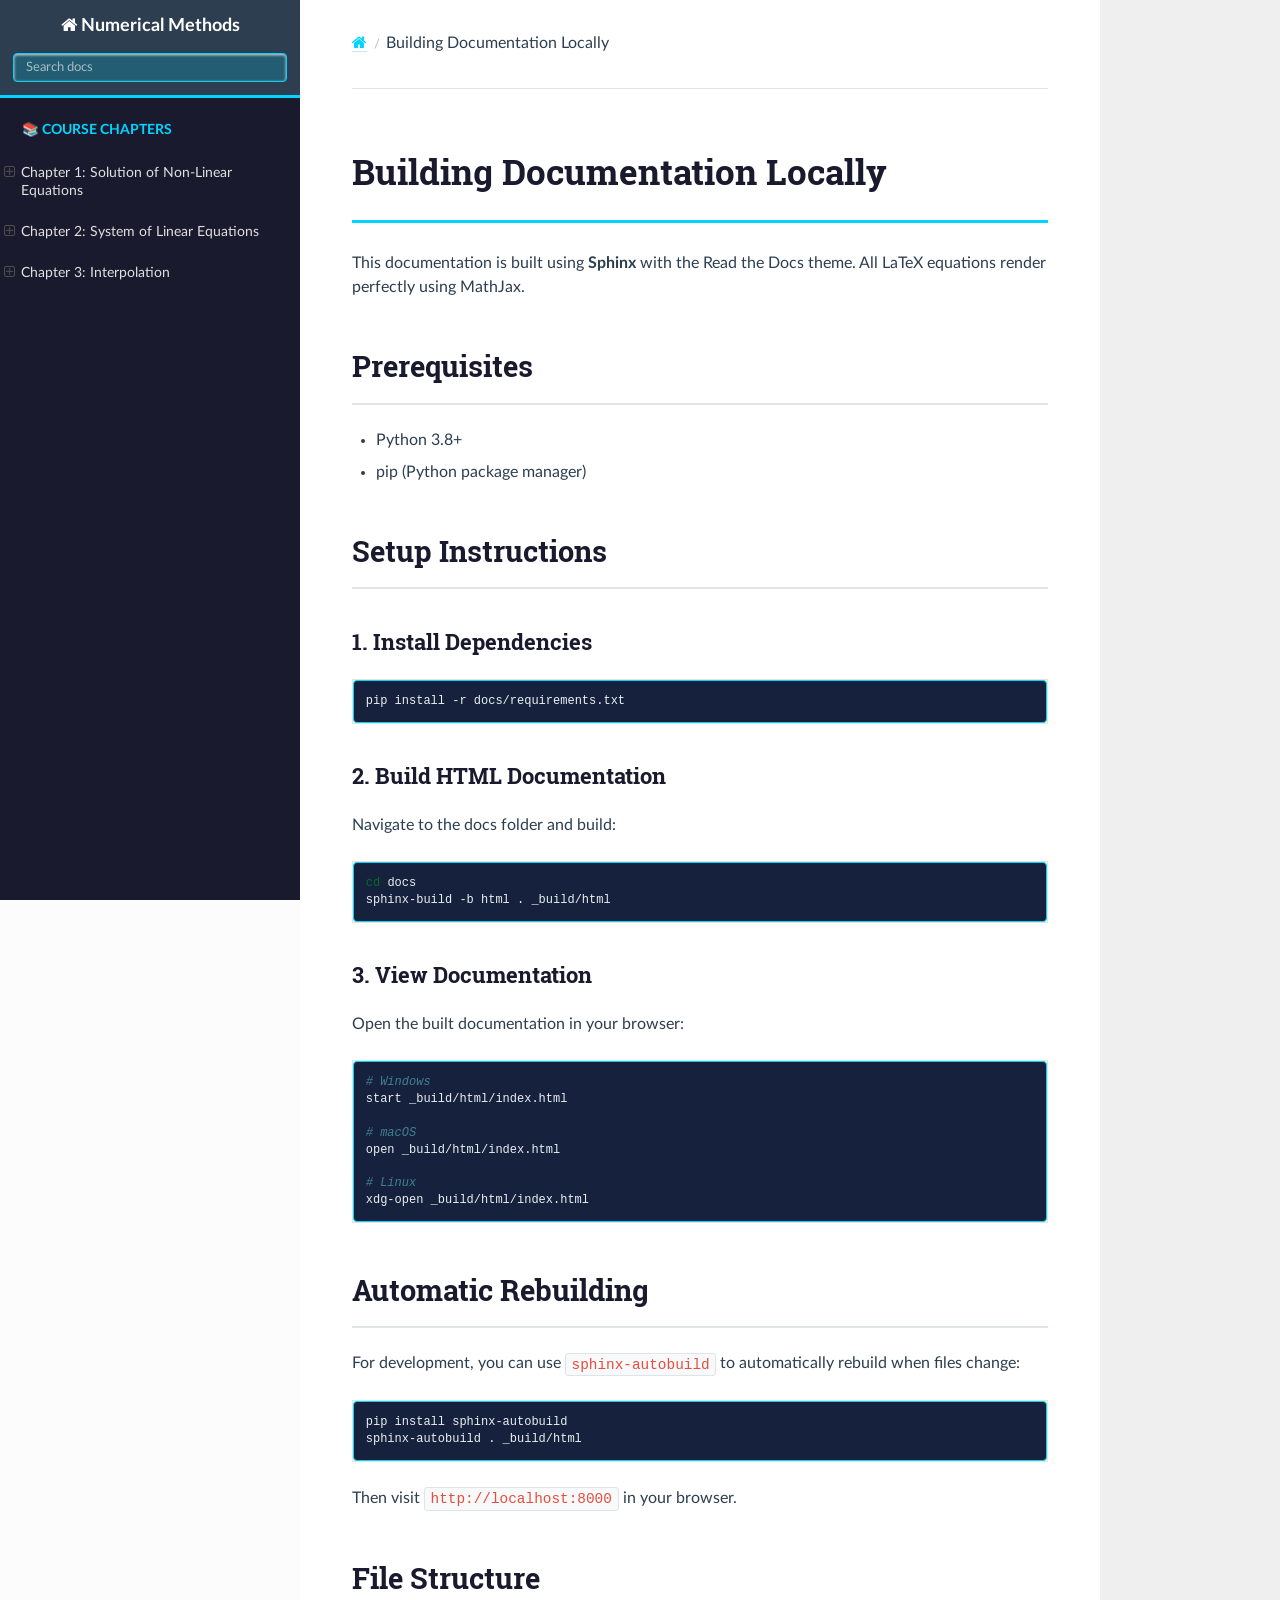
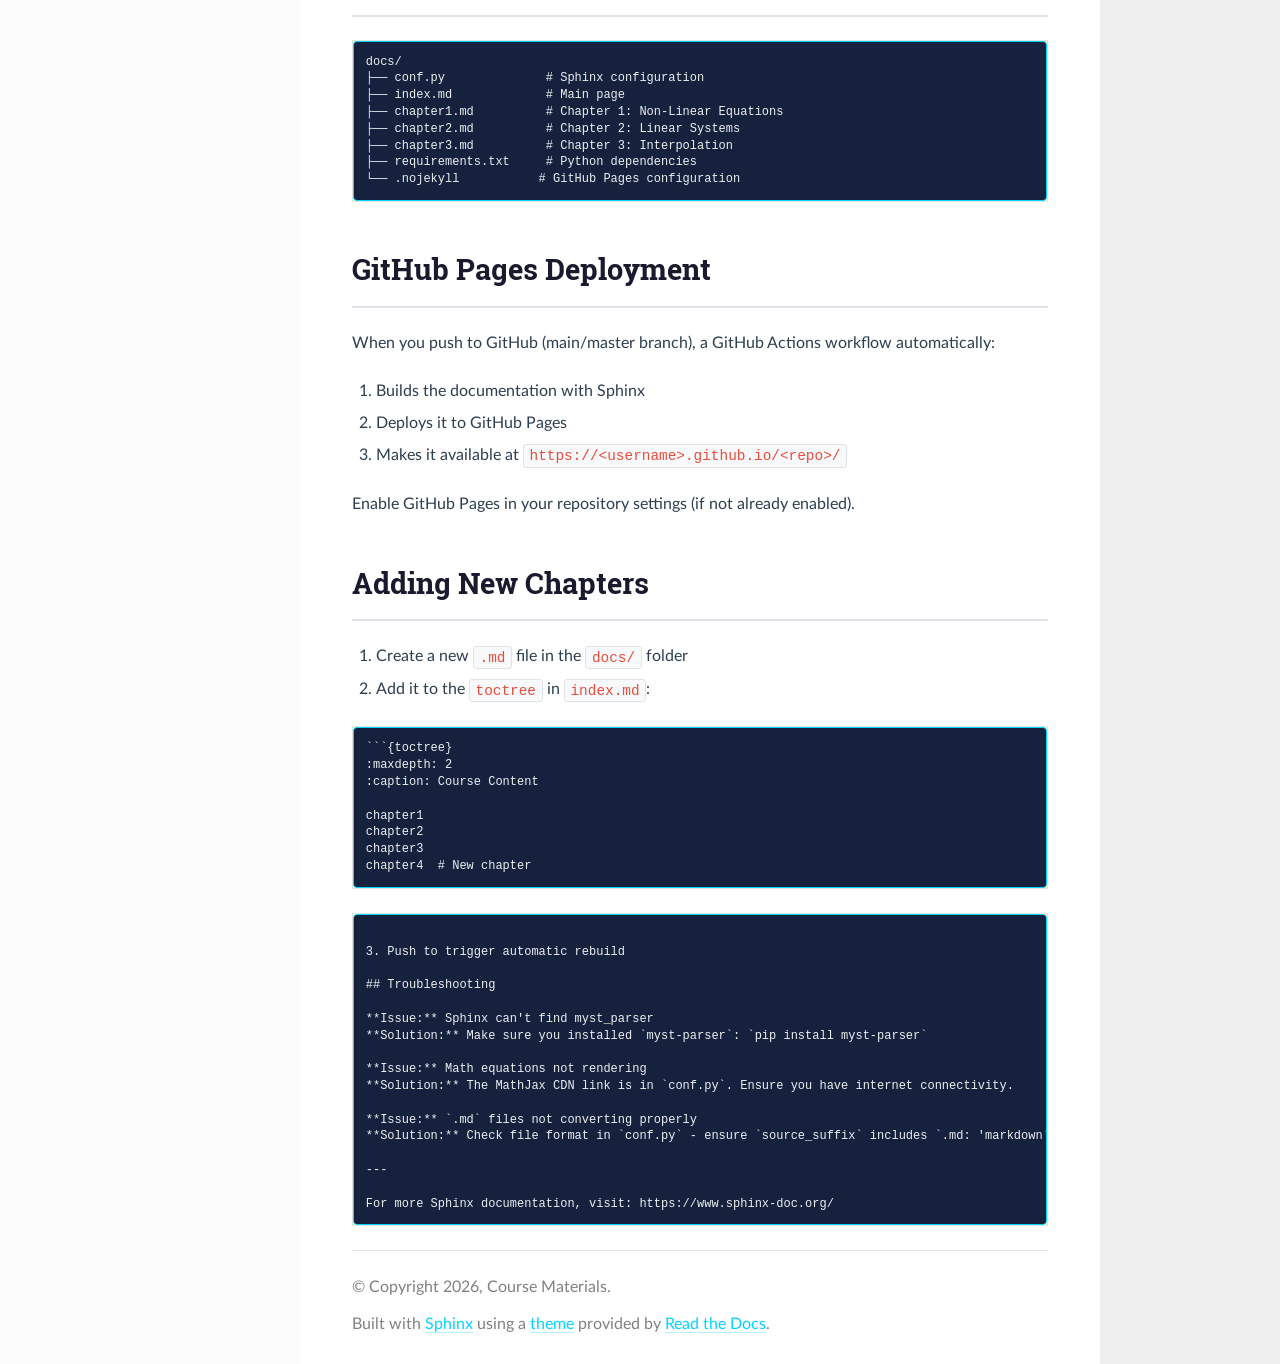
<file: BUILD.html>
<!DOCTYPE html>
<html class="writer-html5" lang="en" data-content_root="./">
<head>
  <meta charset="utf-8" /><meta name="viewport" content="width=device-width, initial-scale=1" />

  <meta name="viewport" content="width=device-width, initial-scale=1.0" />
  <title>Building Documentation Locally &mdash; Numerical Methods 1.0 documentation</title>
      <link rel="stylesheet" type="text/css" href="_static/pygments.css?v=03e43079" />
      <link rel="stylesheet" type="text/css" href="_static/css/theme.css?v=9edc463e" />
      <link rel="stylesheet" type="text/css" href="_static/custom.css?v=499e09cc" />

  
    <link rel="canonical" href="https://sewaksunar.github.io/Numerical-Method/BUILD.html"/>
      <script src="_static/jquery.js?v=5d32c60e"></script>
      <script src="_static/_sphinx_javascript_frameworks_compat.js?v=2cd50e6c"></script>
      <script src="_static/documentation_options.js?v=f2a433a1"></script>
      <script src="_static/doctools.js?v=9bcbadda"></script>
      <script src="_static/sphinx_highlight.js?v=dc90522c"></script>
    <script src="_static/js/theme.js"></script>
    <link rel="index" title="Index" href="genindex.html" />
    <link rel="search" title="Search" href="search.html" /> 
</head>

<body class="wy-body-for-nav"> 
  <div class="wy-grid-for-nav">
    <nav data-toggle="wy-nav-shift" class="wy-nav-side">
      <div class="wy-side-scroll">
        <div class="wy-side-nav-search"  style="background: #2c3e50" >

          
          
          <a href="index.html" class="icon icon-home">
            Numerical Methods
          </a>
<div role="search">
  <form id="rtd-search-form" class="wy-form" action="search.html" method="get">
    <input type="text" name="q" placeholder="Search docs" aria-label="Search docs" />
    <input type="hidden" name="check_keywords" value="yes" />
    <input type="hidden" name="area" value="default" />
  </form>
</div>
        </div><div class="wy-menu wy-menu-vertical" data-spy="affix" role="navigation" aria-label="Navigation menu">
              <p class="caption" role="heading"><span class="caption-text">📚 Course Chapters</span></p>
<ul>
<li class="toctree-l1"><a class="reference internal" href="ch1.html">Chapter 1: Solution of Non-Linear Equations</a><ul>
<li class="toctree-l2"><a class="reference internal" href="ch1.html#errors-and-accuracy-in-numerical-computations"><strong>1.1 Errors and Accuracy in Numerical Computations</strong></a></li>
<li class="toctree-l2"><a class="reference internal" href="ch1.html#bisection-method"><strong>1.2 Bisection Method</strong></a></li>
<li class="toctree-l2"><a class="reference internal" href="ch1.html#regula-falsi-and-secant-methods"><strong>1.3 Regula Falsi and Secant Methods</strong></a></li>
<li class="toctree-l2"><a class="reference internal" href="ch1.html#newton-raphson-method"><strong>1.4 Newton-Raphson Method</strong></a></li>
<li class="toctree-l2"><a class="reference internal" href="ch1.html#fixed-point-iteration-method"><strong>1.5 Fixed Point Iteration Method</strong></a></li>
<li class="toctree-l2"><a class="reference internal" href="ch1.html#comparison-of-the-methods"><strong>1.6 Comparison of the Methods</strong></a></li>
<li class="toctree-l2"><a class="reference internal" href="ch1.html#solution-of-system-of-non-linear-equations"><strong>1.7 Solution of System of Non-Linear Equations</strong></a></li>
</ul>
</li>
<li class="toctree-l1"><a class="reference internal" href="ch2.html">Chapter 2: System of Linear Equations</a><ul>
<li class="toctree-l2"><a class="reference internal" href="ch2.html#direct-methods"><strong>2.1 Direct Methods</strong></a><ul>
<li class="toctree-l3"><a class="reference internal" href="ch2.html#gauss-elimination-and-pivoting"><strong>2.1.1 Gauss Elimination and Pivoting</strong></a></li>
<li class="toctree-l3"><a class="reference internal" href="ch2.html#gauss-jordan-method"><strong>2.1.2 Gauss-Jordan Method</strong></a></li>
<li class="toctree-l3"><a class="reference internal" href="ch2.html#matrix-inverse-using-gauss-jordan-and-gauss-elimination-methods">2.1.3 Matrix inverse using Gauss Jordan and Gauss elimination methods</a><ul>
<li class="toctree-l4"><a class="reference internal" href="ch2.html#gauss-jordan-methods">2.1.3.1 Gauss Jordan Methods</a></li>
</ul>
</li>
<li class="toctree-l3"><a class="reference internal" href="ch2.html#factorization-methods">2.1.3.2 Factorization methods</a></li>
</ul>
</li>
<li class="toctree-l2"><a class="reference internal" href="ch2.html#iterative-methods"><strong>2.2 Iterative Methods</strong></a><ul>
<li class="toctree-l3"><a class="reference internal" href="ch2.html#jacobis-method-method-of-simultaneous-displacement">2.2.1 Jacobi’s Method (Method of Simultaneous Displacement):</a></li>
<li class="toctree-l3"><a class="reference internal" href="ch2.html#gauss-seidel-method">2.2.2 Gauss-Seidel Method:</a></li>
</ul>
</li>
<li class="toctree-l2"><a class="reference internal" href="ch2.html#eigenvalues-and-eigenvectors-the-power-method"><strong>2.3 Eigenvalues and Eigenvectors (The Power Method)</strong></a></li>
<li class="toctree-l2"><a class="reference internal" href="ch2.html#practical-implementation-python"><strong>Practical Implementation (Python)</strong></a></li>
</ul>
</li>
<li class="toctree-l1"><a class="reference internal" href="ch3.html">Chapter 3: Interpolation</a><ul>
<li class="toctree-l2"><a class="reference internal" href="ch3.html#introduction">3. Introduction</a><ul>
<li class="toctree-l3"><a class="reference internal" href="ch3.html#uniqueness-of-interpolation-polynomial">3.1 Uniqueness of Interpolation Polynomial</a></li>
<li class="toctree-l3"><a class="reference internal" href="ch3.html#interpolation-with-unequally-spaced-intervals">3.2 Interpolation with Unequally Spaced Intervals</a><ul>
<li class="toctree-l4"><a class="reference internal" href="ch3.html#lagrange-s-interpolation">3.2.1 Lagrange’s Interpolation</a></li>
<li class="toctree-l4"><a class="reference internal" href="ch3.html#newton-s-divided-difference-method">3.2.2 Newton’s Divided Difference Method</a></li>
<li class="toctree-l4"><a class="reference internal" href="ch3.html#finite-differences-forward-backward-central">3.2.3 Finite Differences (Forward, Backward, Central)</a><ul>
<li class="toctree-l5"><a class="reference internal" href="ch3.html#forward-difference">3.2.3.1 Forward Difference</a></li>
<li class="toctree-l5"><a class="reference internal" href="ch3.html#backward-difference">3.2.3.2 Backward Difference</a></li>
<li class="toctree-l5"><a class="reference internal" href="ch3.html#central-difference">3.2.3.3 Central Difference</a></li>
</ul>
</li>
<li class="toctree-l4"><a class="reference internal" href="ch3.html#interpolation-with-equally-spaced-intervals">3.2.4 Interpolation with Equally Spaced Intervals</a><ul>
<li class="toctree-l5"><a class="reference internal" href="ch3.html#newton-s-forward-and-backward-difference-interpolation">3.2.4.1 Newton’s Forward and Backward Difference Interpolation</a></li>
<li class="toctree-l5"><a class="reference internal" href="ch3.html#stirling-s-and-bessel-s-central-difference-interpolation">3.2.4.2 Stirling’s and Bessel’s Central Difference Interpolation</a></li>
</ul>
</li>
<li class="toctree-l4"><a class="reference internal" href="ch3.html#cubic-spline-interpolation">3.3 Cubic spline interpolation</a><ul>
<li class="toctree-l5"><a class="reference internal" href="ch3.html#equally-spaced-interval">3.3.1 Equally spaced interval</a></li>
<li class="toctree-l5"><a class="reference internal" href="ch3.html#unequally-spaced-interval">3.3.2 Unequally spaced interval</a></li>
</ul>
</li>
</ul>
</li>
</ul>
</li>
</ul>
</li>
</ul>

        </div>
      </div>
    </nav>

    <section data-toggle="wy-nav-shift" class="wy-nav-content-wrap"><nav class="wy-nav-top" aria-label="Mobile navigation menu"  style="background: #2c3e50" >
          <i data-toggle="wy-nav-top" class="fa fa-bars"></i>
          <a href="index.html">Numerical Methods</a>
      </nav>

      <div class="wy-nav-content">
        <div class="rst-content">
          <div role="navigation" aria-label="Page navigation">
  <ul class="wy-breadcrumbs">
      <li><a href="index.html" class="icon icon-home" aria-label="Home"></a></li>
      <li class="breadcrumb-item active">Building Documentation Locally</li>
      <li class="wy-breadcrumbs-aside">
      </li>
  </ul>
  <hr/>
</div>
          <div role="main" class="document" itemscope="itemscope" itemtype="http://schema.org/Article">
           <div itemprop="articleBody">
             
  <section class="tex2jax_ignore mathjax_ignore" id="building-documentation-locally">
<h1>Building Documentation Locally<a class="headerlink" href="#building-documentation-locally" title="Link to this heading"></a></h1>
<p>This documentation is built using <strong>Sphinx</strong> with the Read the Docs theme. All LaTeX equations render perfectly using MathJax.</p>
<section id="prerequisites">
<h2>Prerequisites<a class="headerlink" href="#prerequisites" title="Link to this heading"></a></h2>
<ul class="simple">
<li><p>Python 3.8+</p></li>
<li><p>pip (Python package manager)</p></li>
</ul>
</section>
<section id="setup-instructions">
<h2>Setup Instructions<a class="headerlink" href="#setup-instructions" title="Link to this heading"></a></h2>
<section id="install-dependencies">
<h3>1. Install Dependencies<a class="headerlink" href="#install-dependencies" title="Link to this heading"></a></h3>
<div class="highlight-bash notranslate"><div class="highlight"><pre><span></span>pip<span class="w"> </span>install<span class="w"> </span>-r<span class="w"> </span>docs/requirements.txt
</pre></div>
</div>
</section>
<section id="build-html-documentation">
<h3>2. Build HTML Documentation<a class="headerlink" href="#build-html-documentation" title="Link to this heading"></a></h3>
<p>Navigate to the docs folder and build:</p>
<div class="highlight-bash notranslate"><div class="highlight"><pre><span></span><span class="nb">cd</span><span class="w"> </span>docs
sphinx-build<span class="w"> </span>-b<span class="w"> </span>html<span class="w"> </span>.<span class="w"> </span>_build/html
</pre></div>
</div>
</section>
<section id="view-documentation">
<h3>3. View Documentation<a class="headerlink" href="#view-documentation" title="Link to this heading"></a></h3>
<p>Open the built documentation in your browser:</p>
<div class="highlight-bash notranslate"><div class="highlight"><pre><span></span><span class="c1"># Windows</span>
start<span class="w"> </span>_build/html/index.html

<span class="c1"># macOS</span>
open<span class="w"> </span>_build/html/index.html

<span class="c1"># Linux</span>
xdg-open<span class="w"> </span>_build/html/index.html
</pre></div>
</div>
</section>
</section>
<section id="automatic-rebuilding">
<h2>Automatic Rebuilding<a class="headerlink" href="#automatic-rebuilding" title="Link to this heading"></a></h2>
<p>For development, you can use <code class="docutils literal notranslate"><span class="pre">sphinx-autobuild</span></code> to automatically rebuild when files change:</p>
<div class="highlight-bash notranslate"><div class="highlight"><pre><span></span>pip<span class="w"> </span>install<span class="w"> </span>sphinx-autobuild
sphinx-autobuild<span class="w"> </span>.<span class="w"> </span>_build/html
</pre></div>
</div>
<p>Then visit <code class="docutils literal notranslate"><span class="pre">http://localhost:8000</span></code> in your browser.</p>
</section>
<section id="file-structure">
<h2>File Structure<a class="headerlink" href="#file-structure" title="Link to this heading"></a></h2>
<div class="highlight-default notranslate"><div class="highlight"><pre><span></span>docs/
├── conf.py              # Sphinx configuration
├── index.md             # Main page
├── chapter1.md          # Chapter 1: Non-Linear Equations
├── chapter2.md          # Chapter 2: Linear Systems
├── chapter3.md          # Chapter 3: Interpolation
├── requirements.txt     # Python dependencies
└── .nojekyll           # GitHub Pages configuration
</pre></div>
</div>
</section>
<section id="github-pages-deployment">
<h2>GitHub Pages Deployment<a class="headerlink" href="#github-pages-deployment" title="Link to this heading"></a></h2>
<p>When you push to GitHub (main/master branch), a GitHub Actions workflow automatically:</p>
<ol class="arabic simple">
<li><p>Builds the documentation with Sphinx</p></li>
<li><p>Deploys it to GitHub Pages</p></li>
<li><p>Makes it available at <code class="docutils literal notranslate"><span class="pre">https://&lt;username&gt;.github.io/&lt;repo&gt;/</span></code></p></li>
</ol>
<p>Enable GitHub Pages in your repository settings (if not already enabled).</p>
</section>
<section id="adding-new-chapters">
<h2>Adding New Chapters<a class="headerlink" href="#adding-new-chapters" title="Link to this heading"></a></h2>
<ol class="arabic simple">
<li><p>Create a new <code class="docutils literal notranslate"><span class="pre">.md</span></code> file in the <code class="docutils literal notranslate"><span class="pre">docs/</span></code> folder</p></li>
<li><p>Add it to the <code class="docutils literal notranslate"><span class="pre">toctree</span></code> in <code class="docutils literal notranslate"><span class="pre">index.md</span></code>:</p></li>
</ol>
<div class="highlight-markdown notranslate"><div class="highlight"><pre><span></span>```{toctree}
:maxdepth: 2
:caption: Course Content

chapter1
chapter2
chapter3
chapter4  # New chapter
</pre></div>
</div>
<div class="highlight-default notranslate"><div class="highlight"><pre><span></span>
3. Push to trigger automatic rebuild

## Troubleshooting

**Issue:** Sphinx can&#39;t find myst_parser  
**Solution:** Make sure you installed `myst-parser`: `pip install myst-parser`

**Issue:** Math equations not rendering  
**Solution:** The MathJax CDN link is in `conf.py`. Ensure you have internet connectivity.

**Issue:** `.md` files not converting properly  
**Solution:** Check file format in `conf.py` - ensure `source_suffix` includes `.md: &#39;markdown&#39;`

---

For more Sphinx documentation, visit: https://www.sphinx-doc.org/
</pre></div>
</div>
</section>
</section>


           </div>
          </div>
          <footer>

  <hr/>

  <div role="contentinfo">
    <p>&#169; Copyright 2026, Course Materials.</p>
  </div>

  Built with <a href="https://www.sphinx-doc.org/">Sphinx</a> using a
    <a href="https://github.com/readthedocs/sphinx_rtd_theme">theme</a>
    provided by <a href="https://readthedocs.org">Read the Docs</a>.
   

</footer>
        </div>
      </div>
    </section>
  </div>
  <script>
      jQuery(function () {
          SphinxRtdTheme.Navigation.enable(true);
      });
  </script> 

</body>
</html>
</file>
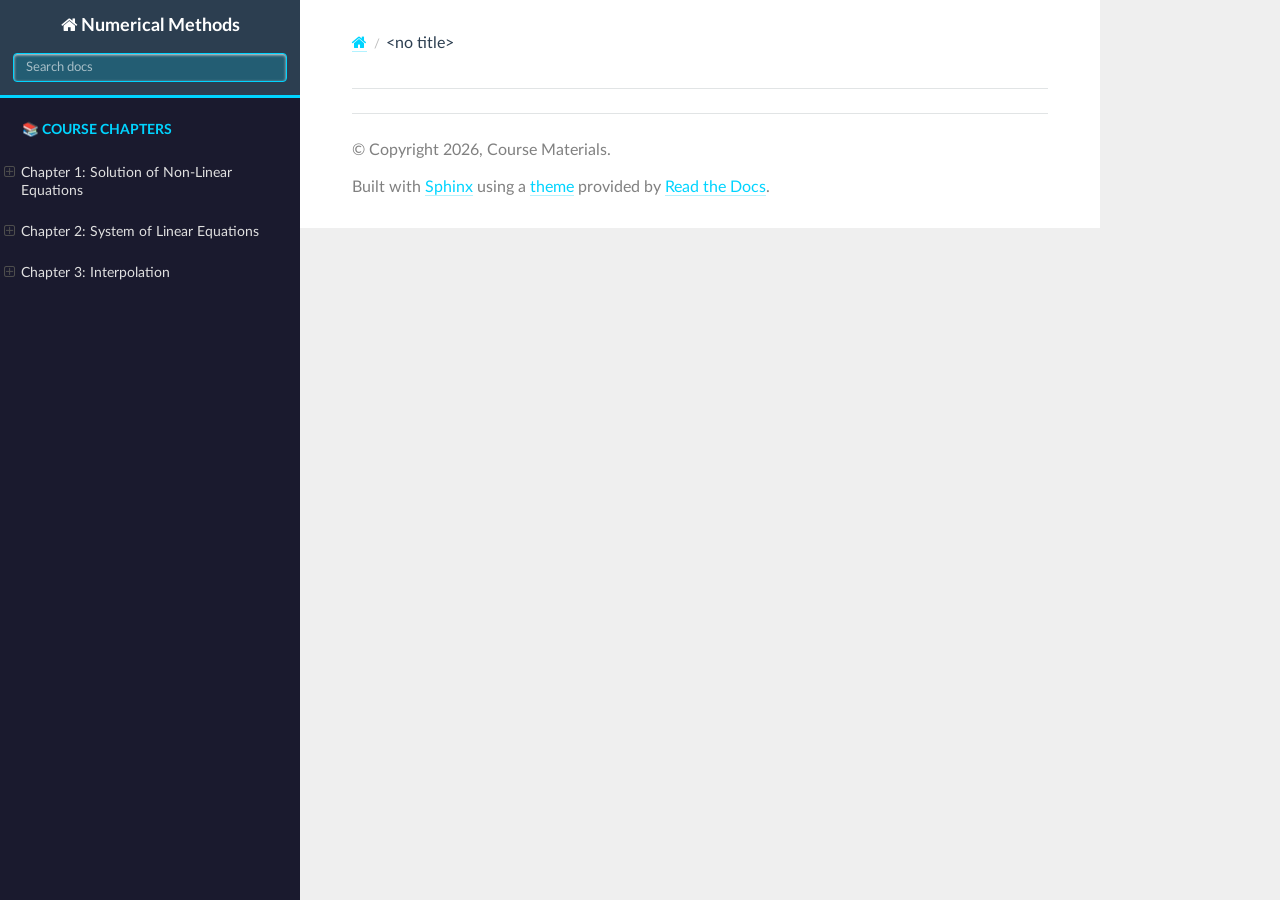
<file: ch4.html>
<!DOCTYPE html>
<html class="writer-html5" lang="en" data-content_root="./">
<head>
  <meta charset="utf-8" /><meta name="viewport" content="width=device-width, initial-scale=1" />

  <meta name="viewport" content="width=device-width, initial-scale=1.0" />
  <title>&lt;no title&gt; &mdash; Numerical Methods 1.0 documentation</title>
      <link rel="stylesheet" type="text/css" href="_static/pygments.css?v=03e43079" />
      <link rel="stylesheet" type="text/css" href="_static/css/theme.css?v=9edc463e" />
      <link rel="stylesheet" type="text/css" href="_static/custom.css?v=499e09cc" />

  
    <link rel="canonical" href="https://sewaksunar.github.io/Numerical-Method/ch4.html"/>
      <script src="_static/jquery.js?v=5d32c60e"></script>
      <script src="_static/_sphinx_javascript_frameworks_compat.js?v=2cd50e6c"></script>
      <script src="_static/documentation_options.js?v=f2a433a1"></script>
      <script src="_static/doctools.js?v=9bcbadda"></script>
      <script src="_static/sphinx_highlight.js?v=dc90522c"></script>
    <script src="_static/js/theme.js"></script>
    <link rel="index" title="Index" href="genindex.html" />
    <link rel="search" title="Search" href="search.html" /> 
</head>

<body class="wy-body-for-nav"> 
  <div class="wy-grid-for-nav">
    <nav data-toggle="wy-nav-shift" class="wy-nav-side">
      <div class="wy-side-scroll">
        <div class="wy-side-nav-search"  style="background: #2c3e50" >

          
          
          <a href="index.html" class="icon icon-home">
            Numerical Methods
          </a>
<div role="search">
  <form id="rtd-search-form" class="wy-form" action="search.html" method="get">
    <input type="text" name="q" placeholder="Search docs" aria-label="Search docs" />
    <input type="hidden" name="check_keywords" value="yes" />
    <input type="hidden" name="area" value="default" />
  </form>
</div>
        </div><div class="wy-menu wy-menu-vertical" data-spy="affix" role="navigation" aria-label="Navigation menu">
              <p class="caption" role="heading"><span class="caption-text">📚 Course Chapters</span></p>
<ul>
<li class="toctree-l1"><a class="reference internal" href="ch1.html">Chapter 1: Solution of Non-Linear Equations</a><ul>
<li class="toctree-l2"><a class="reference internal" href="ch1.html#errors-and-accuracy-in-numerical-computations"><strong>1.1 Errors and Accuracy in Numerical Computations</strong></a></li>
<li class="toctree-l2"><a class="reference internal" href="ch1.html#bisection-method"><strong>1.2 Bisection Method</strong></a></li>
<li class="toctree-l2"><a class="reference internal" href="ch1.html#regula-falsi-and-secant-methods"><strong>1.3 Regula Falsi and Secant Methods</strong></a></li>
<li class="toctree-l2"><a class="reference internal" href="ch1.html#newton-raphson-method"><strong>1.4 Newton-Raphson Method</strong></a></li>
<li class="toctree-l2"><a class="reference internal" href="ch1.html#fixed-point-iteration-method"><strong>1.5 Fixed Point Iteration Method</strong></a></li>
<li class="toctree-l2"><a class="reference internal" href="ch1.html#comparison-of-the-methods"><strong>1.6 Comparison of the Methods</strong></a></li>
<li class="toctree-l2"><a class="reference internal" href="ch1.html#solution-of-system-of-non-linear-equations"><strong>1.7 Solution of System of Non-Linear Equations</strong></a></li>
</ul>
</li>
<li class="toctree-l1"><a class="reference internal" href="ch2.html">Chapter 2: System of Linear Equations</a><ul>
<li class="toctree-l2"><a class="reference internal" href="ch2.html#direct-methods"><strong>2.1 Direct Methods</strong></a><ul>
<li class="toctree-l3"><a class="reference internal" href="ch2.html#gauss-elimination-and-pivoting"><strong>2.1.1 Gauss Elimination and Pivoting</strong></a></li>
<li class="toctree-l3"><a class="reference internal" href="ch2.html#gauss-jordan-method"><strong>2.1.2 Gauss-Jordan Method</strong></a></li>
<li class="toctree-l3"><a class="reference internal" href="ch2.html#matrix-inverse-using-gauss-jordan-and-gauss-elimination-methods">2.1.3 Matrix inverse using Gauss Jordan and Gauss elimination methods</a><ul>
<li class="toctree-l4"><a class="reference internal" href="ch2.html#gauss-jordan-methods">2.1.3.1 Gauss Jordan Methods</a></li>
</ul>
</li>
<li class="toctree-l3"><a class="reference internal" href="ch2.html#factorization-methods">2.1.3.2 Factorization methods</a></li>
</ul>
</li>
<li class="toctree-l2"><a class="reference internal" href="ch2.html#iterative-methods"><strong>2.2 Iterative Methods</strong></a><ul>
<li class="toctree-l3"><a class="reference internal" href="ch2.html#jacobis-method-method-of-simultaneous-displacement">2.2.1 Jacobi’s Method (Method of Simultaneous Displacement):</a></li>
<li class="toctree-l3"><a class="reference internal" href="ch2.html#gauss-seidel-method">2.2.2 Gauss-Seidel Method:</a></li>
</ul>
</li>
<li class="toctree-l2"><a class="reference internal" href="ch2.html#eigenvalues-and-eigenvectors-the-power-method"><strong>2.3 Eigenvalues and Eigenvectors (The Power Method)</strong></a></li>
<li class="toctree-l2"><a class="reference internal" href="ch2.html#practical-implementation-python"><strong>Practical Implementation (Python)</strong></a></li>
</ul>
</li>
<li class="toctree-l1"><a class="reference internal" href="ch3.html">Chapter 3: Interpolation</a><ul>
<li class="toctree-l2"><a class="reference internal" href="ch3.html#introduction">3. Introduction</a><ul>
<li class="toctree-l3"><a class="reference internal" href="ch3.html#uniqueness-of-interpolation-polynomial">3.1 Uniqueness of Interpolation Polynomial</a></li>
<li class="toctree-l3"><a class="reference internal" href="ch3.html#interpolation-with-unequally-spaced-intervals">3.2 Interpolation with Unequally Spaced Intervals</a><ul>
<li class="toctree-l4"><a class="reference internal" href="ch3.html#lagrange-s-interpolation">3.2.1 Lagrange’s Interpolation</a></li>
<li class="toctree-l4"><a class="reference internal" href="ch3.html#newton-s-divided-difference-method">3.2.2 Newton’s Divided Difference Method</a></li>
<li class="toctree-l4"><a class="reference internal" href="ch3.html#finite-differences-forward-backward-central">3.2.3 Finite Differences (Forward, Backward, Central)</a><ul>
<li class="toctree-l5"><a class="reference internal" href="ch3.html#forward-difference">3.2.3.1 Forward Difference</a></li>
<li class="toctree-l5"><a class="reference internal" href="ch3.html#backward-difference">3.2.3.2 Backward Difference</a></li>
<li class="toctree-l5"><a class="reference internal" href="ch3.html#central-difference">3.2.3.3 Central Difference</a></li>
</ul>
</li>
<li class="toctree-l4"><a class="reference internal" href="ch3.html#interpolation-with-equally-spaced-intervals">3.2.4 Interpolation with Equally Spaced Intervals</a><ul>
<li class="toctree-l5"><a class="reference internal" href="ch3.html#newton-s-forward-and-backward-difference-interpolation">3.2.4.1 Newton’s Forward and Backward Difference Interpolation</a></li>
<li class="toctree-l5"><a class="reference internal" href="ch3.html#stirling-s-and-bessel-s-central-difference-interpolation">3.2.4.2 Stirling’s and Bessel’s Central Difference Interpolation</a></li>
</ul>
</li>
<li class="toctree-l4"><a class="reference internal" href="ch3.html#cubic-spline-interpolation">3.3 Cubic spline interpolation</a><ul>
<li class="toctree-l5"><a class="reference internal" href="ch3.html#equally-spaced-interval">3.3.1 Equally spaced interval</a></li>
<li class="toctree-l5"><a class="reference internal" href="ch3.html#unequally-spaced-interval">3.3.2 Unequally spaced interval</a></li>
</ul>
</li>
</ul>
</li>
</ul>
</li>
</ul>
</li>
</ul>

        </div>
      </div>
    </nav>

    <section data-toggle="wy-nav-shift" class="wy-nav-content-wrap"><nav class="wy-nav-top" aria-label="Mobile navigation menu"  style="background: #2c3e50" >
          <i data-toggle="wy-nav-top" class="fa fa-bars"></i>
          <a href="index.html">Numerical Methods</a>
      </nav>

      <div class="wy-nav-content">
        <div class="rst-content">
          <div role="navigation" aria-label="Page navigation">
  <ul class="wy-breadcrumbs">
      <li><a href="index.html" class="icon icon-home" aria-label="Home"></a></li>
      <li class="breadcrumb-item active">&lt;no title&gt;</li>
      <li class="wy-breadcrumbs-aside">
      </li>
  </ul>
  <hr/>
</div>
          <div role="main" class="document" itemscope="itemscope" itemtype="http://schema.org/Article">
           <div itemprop="articleBody">
             
  

           </div>
          </div>
          <footer>

  <hr/>

  <div role="contentinfo">
    <p>&#169; Copyright 2026, Course Materials.</p>
  </div>

  Built with <a href="https://www.sphinx-doc.org/">Sphinx</a> using a
    <a href="https://github.com/readthedocs/sphinx_rtd_theme">theme</a>
    provided by <a href="https://readthedocs.org">Read the Docs</a>.
   

</footer>
        </div>
      </div>
    </section>
  </div>
  <script>
      jQuery(function () {
          SphinxRtdTheme.Navigation.enable(true);
      });
  </script> 

</body>
</html>
</file>
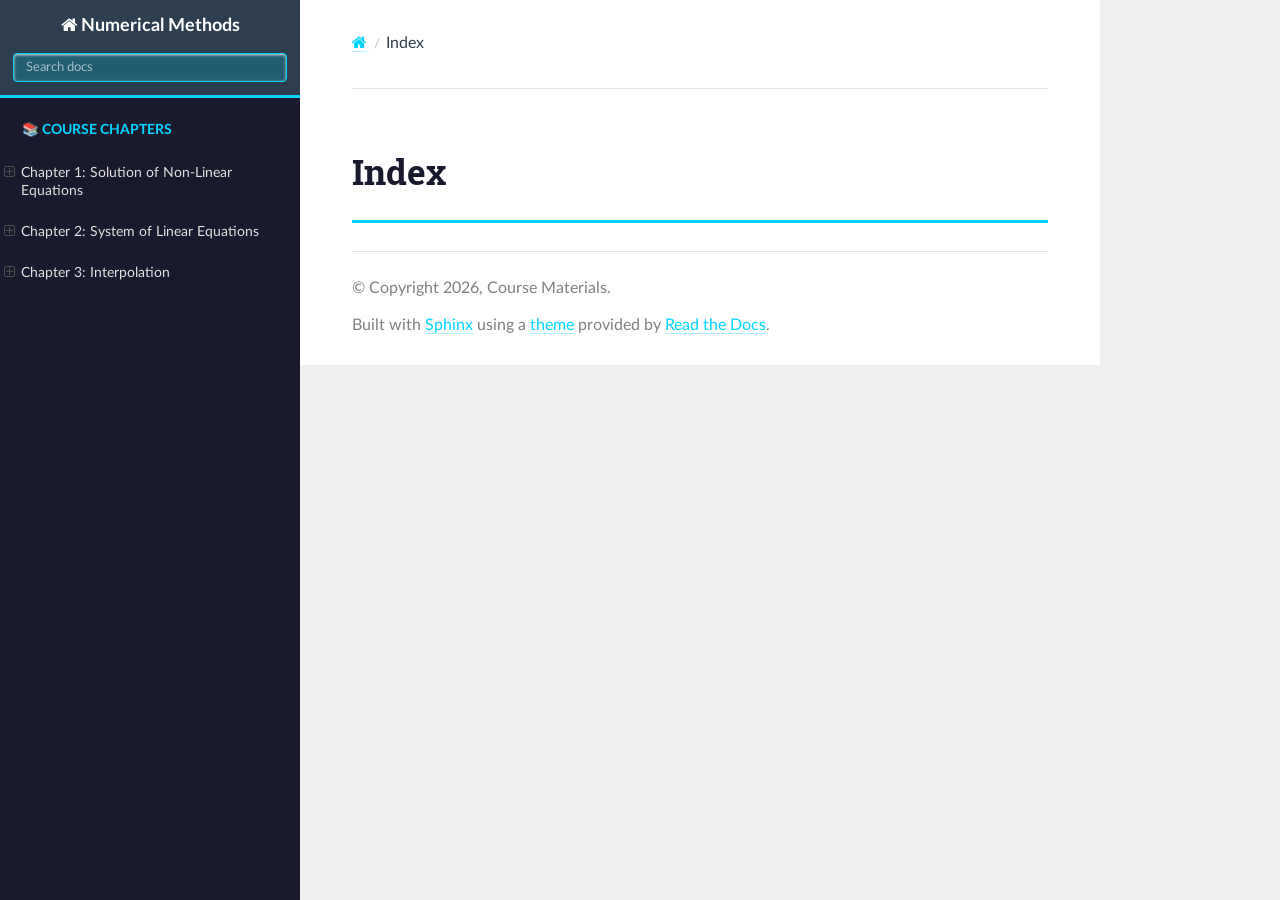
<file: genindex.html>
<!DOCTYPE html>
<html class="writer-html5" lang="en" data-content_root="./">
<head>
  <meta charset="utf-8" />
  <meta name="viewport" content="width=device-width, initial-scale=1.0" />
  <title>Index &mdash; Numerical Methods 1.0 documentation</title>
      <link rel="stylesheet" type="text/css" href="_static/pygments.css?v=03e43079" />
      <link rel="stylesheet" type="text/css" href="_static/css/theme.css?v=9edc463e" />
      <link rel="stylesheet" type="text/css" href="_static/custom.css?v=499e09cc" />

  
    <link rel="canonical" href="https://sewaksunar.github.io/Numerical-Method/genindex.html"/>
      <script src="_static/jquery.js?v=5d32c60e"></script>
      <script src="_static/_sphinx_javascript_frameworks_compat.js?v=2cd50e6c"></script>
      <script src="_static/documentation_options.js?v=f2a433a1"></script>
      <script src="_static/doctools.js?v=9bcbadda"></script>
      <script src="_static/sphinx_highlight.js?v=dc90522c"></script>
    <script src="_static/js/theme.js"></script>
    <link rel="index" title="Index" href="#" />
    <link rel="search" title="Search" href="search.html" /> 
</head>

<body class="wy-body-for-nav"> 
  <div class="wy-grid-for-nav">
    <nav data-toggle="wy-nav-shift" class="wy-nav-side">
      <div class="wy-side-scroll">
        <div class="wy-side-nav-search"  style="background: #2c3e50" >

          
          
          <a href="index.html" class="icon icon-home">
            Numerical Methods
          </a>
<div role="search">
  <form id="rtd-search-form" class="wy-form" action="search.html" method="get">
    <input type="text" name="q" placeholder="Search docs" aria-label="Search docs" />
    <input type="hidden" name="check_keywords" value="yes" />
    <input type="hidden" name="area" value="default" />
  </form>
</div>
        </div><div class="wy-menu wy-menu-vertical" data-spy="affix" role="navigation" aria-label="Navigation menu">
              <p class="caption" role="heading"><span class="caption-text">📚 Course Chapters</span></p>
<ul>
<li class="toctree-l1"><a class="reference internal" href="ch1.html">Chapter 1: Solution of Non-Linear Equations</a><ul>
<li class="toctree-l2"><a class="reference internal" href="ch1.html#errors-and-accuracy-in-numerical-computations"><strong>1.1 Errors and Accuracy in Numerical Computations</strong></a></li>
<li class="toctree-l2"><a class="reference internal" href="ch1.html#bisection-method"><strong>1.2 Bisection Method</strong></a></li>
<li class="toctree-l2"><a class="reference internal" href="ch1.html#regula-falsi-and-secant-methods"><strong>1.3 Regula Falsi and Secant Methods</strong></a></li>
<li class="toctree-l2"><a class="reference internal" href="ch1.html#newton-raphson-method"><strong>1.4 Newton-Raphson Method</strong></a></li>
<li class="toctree-l2"><a class="reference internal" href="ch1.html#fixed-point-iteration-method"><strong>1.5 Fixed Point Iteration Method</strong></a></li>
<li class="toctree-l2"><a class="reference internal" href="ch1.html#comparison-of-the-methods"><strong>1.6 Comparison of the Methods</strong></a></li>
<li class="toctree-l2"><a class="reference internal" href="ch1.html#solution-of-system-of-non-linear-equations"><strong>1.7 Solution of System of Non-Linear Equations</strong></a></li>
</ul>
</li>
<li class="toctree-l1"><a class="reference internal" href="ch2.html">Chapter 2: System of Linear Equations</a><ul>
<li class="toctree-l2"><a class="reference internal" href="ch2.html#direct-methods"><strong>2.1 Direct Methods</strong></a><ul>
<li class="toctree-l3"><a class="reference internal" href="ch2.html#gauss-elimination-and-pivoting"><strong>2.1.1 Gauss Elimination and Pivoting</strong></a></li>
<li class="toctree-l3"><a class="reference internal" href="ch2.html#gauss-jordan-method"><strong>2.1.2 Gauss-Jordan Method</strong></a></li>
<li class="toctree-l3"><a class="reference internal" href="ch2.html#matrix-inverse-using-gauss-jordan-and-gauss-elimination-methods">2.1.3 Matrix inverse using Gauss Jordan and Gauss elimination methods</a><ul>
<li class="toctree-l4"><a class="reference internal" href="ch2.html#gauss-jordan-methods">2.1.3.1 Gauss Jordan Methods</a></li>
</ul>
</li>
<li class="toctree-l3"><a class="reference internal" href="ch2.html#factorization-methods">2.1.3.2 Factorization methods</a></li>
</ul>
</li>
<li class="toctree-l2"><a class="reference internal" href="ch2.html#iterative-methods"><strong>2.2 Iterative Methods</strong></a><ul>
<li class="toctree-l3"><a class="reference internal" href="ch2.html#jacobis-method-method-of-simultaneous-displacement">2.2.1 Jacobi’s Method (Method of Simultaneous Displacement):</a></li>
<li class="toctree-l3"><a class="reference internal" href="ch2.html#gauss-seidel-method">2.2.2 Gauss-Seidel Method:</a></li>
</ul>
</li>
<li class="toctree-l2"><a class="reference internal" href="ch2.html#eigenvalues-and-eigenvectors-the-power-method"><strong>2.3 Eigenvalues and Eigenvectors (The Power Method)</strong></a></li>
<li class="toctree-l2"><a class="reference internal" href="ch2.html#practical-implementation-python"><strong>Practical Implementation (Python)</strong></a></li>
</ul>
</li>
<li class="toctree-l1"><a class="reference internal" href="ch3.html">Chapter 3: Interpolation</a><ul>
<li class="toctree-l2"><a class="reference internal" href="ch3.html#introduction">3. Introduction</a><ul>
<li class="toctree-l3"><a class="reference internal" href="ch3.html#uniqueness-of-interpolation-polynomial">3.1 Uniqueness of Interpolation Polynomial</a></li>
<li class="toctree-l3"><a class="reference internal" href="ch3.html#interpolation-with-unequally-spaced-intervals">3.2 Interpolation with Unequally Spaced Intervals</a><ul>
<li class="toctree-l4"><a class="reference internal" href="ch3.html#lagrange-s-interpolation">3.2.1 Lagrange’s Interpolation</a></li>
<li class="toctree-l4"><a class="reference internal" href="ch3.html#newton-s-divided-difference-method">3.2.2 Newton’s Divided Difference Method</a></li>
<li class="toctree-l4"><a class="reference internal" href="ch3.html#finite-differences-forward-backward-central">3.2.3 Finite Differences (Forward, Backward, Central)</a><ul>
<li class="toctree-l5"><a class="reference internal" href="ch3.html#forward-difference">3.2.3.1 Forward Difference</a></li>
<li class="toctree-l5"><a class="reference internal" href="ch3.html#backward-difference">3.2.3.2 Backward Difference</a></li>
<li class="toctree-l5"><a class="reference internal" href="ch3.html#central-difference">3.2.3.3 Central Difference</a></li>
</ul>
</li>
<li class="toctree-l4"><a class="reference internal" href="ch3.html#interpolation-with-equally-spaced-intervals">3.2.4 Interpolation with Equally Spaced Intervals</a><ul>
<li class="toctree-l5"><a class="reference internal" href="ch3.html#newton-s-forward-and-backward-difference-interpolation">3.2.4.1 Newton’s Forward and Backward Difference Interpolation</a></li>
<li class="toctree-l5"><a class="reference internal" href="ch3.html#stirling-s-and-bessel-s-central-difference-interpolation">3.2.4.2 Stirling’s and Bessel’s Central Difference Interpolation</a></li>
</ul>
</li>
<li class="toctree-l4"><a class="reference internal" href="ch3.html#cubic-spline-interpolation">3.3 Cubic spline interpolation</a><ul>
<li class="toctree-l5"><a class="reference internal" href="ch3.html#equally-spaced-interval">3.3.1 Equally spaced interval</a></li>
<li class="toctree-l5"><a class="reference internal" href="ch3.html#unequally-spaced-interval">3.3.2 Unequally spaced interval</a></li>
</ul>
</li>
</ul>
</li>
</ul>
</li>
</ul>
</li>
</ul>

        </div>
      </div>
    </nav>

    <section data-toggle="wy-nav-shift" class="wy-nav-content-wrap"><nav class="wy-nav-top" aria-label="Mobile navigation menu"  style="background: #2c3e50" >
          <i data-toggle="wy-nav-top" class="fa fa-bars"></i>
          <a href="index.html">Numerical Methods</a>
      </nav>

      <div class="wy-nav-content">
        <div class="rst-content">
          <div role="navigation" aria-label="Page navigation">
  <ul class="wy-breadcrumbs">
      <li><a href="index.html" class="icon icon-home" aria-label="Home"></a></li>
      <li class="breadcrumb-item active">Index</li>
      <li class="wy-breadcrumbs-aside">
      </li>
  </ul>
  <hr/>
</div>
          <div role="main" class="document" itemscope="itemscope" itemtype="http://schema.org/Article">
           <div itemprop="articleBody">
             

<h1 id="index">Index</h1>

<div class="genindex-jumpbox">
 
</div>


           </div>
          </div>
          <footer>

  <hr/>

  <div role="contentinfo">
    <p>&#169; Copyright 2026, Course Materials.</p>
  </div>

  Built with <a href="https://www.sphinx-doc.org/">Sphinx</a> using a
    <a href="https://github.com/readthedocs/sphinx_rtd_theme">theme</a>
    provided by <a href="https://readthedocs.org">Read the Docs</a>.
   

</footer>
        </div>
      </div>
    </section>
  </div>
  <script>
      jQuery(function () {
          SphinxRtdTheme.Navigation.enable(true);
      });
  </script> 

</body>
</html>
</file>
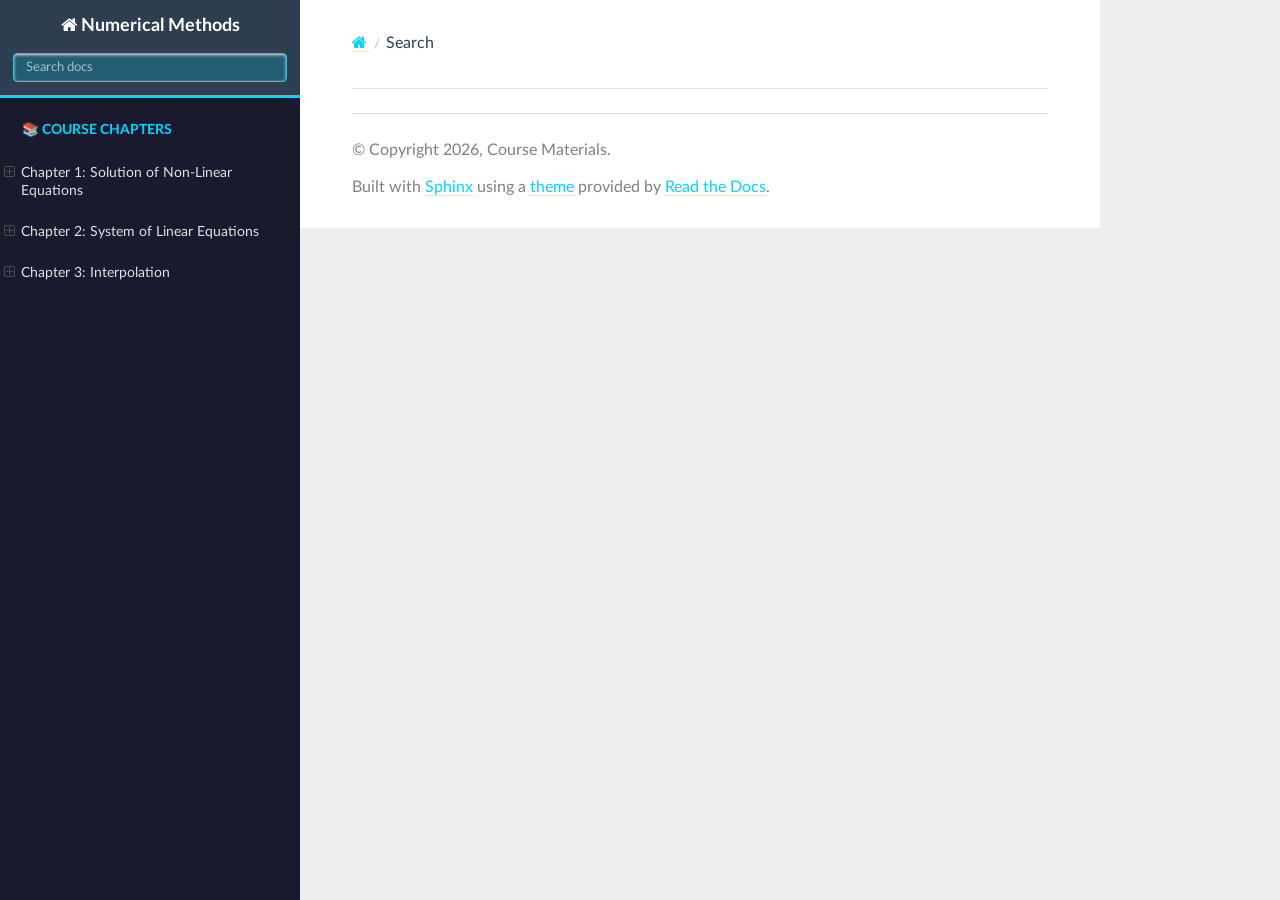
<file: search.html>
<!DOCTYPE html>
<html class="writer-html5" lang="en" data-content_root="./">
<head>
  <meta charset="utf-8" />
  <meta name="viewport" content="width=device-width, initial-scale=1.0" />
  <title>Search &mdash; Numerical Methods 1.0 documentation</title>
      <link rel="stylesheet" type="text/css" href="_static/pygments.css?v=03e43079" />
      <link rel="stylesheet" type="text/css" href="_static/css/theme.css?v=9edc463e" />
      <link rel="stylesheet" type="text/css" href="_static/custom.css?v=499e09cc" />

  
    <link rel="canonical" href="https://sewaksunar.github.io/Numerical-Method/search.html"/>
    
      <script src="_static/jquery.js?v=5d32c60e"></script>
      <script src="_static/_sphinx_javascript_frameworks_compat.js?v=2cd50e6c"></script>
      <script src="_static/documentation_options.js?v=f2a433a1"></script>
      <script src="_static/doctools.js?v=9bcbadda"></script>
      <script src="_static/sphinx_highlight.js?v=dc90522c"></script>
    <script src="_static/js/theme.js"></script>
    <script src="_static/searchtools.js"></script>
    <script src="_static/language_data.js"></script>
    <link rel="index" title="Index" href="genindex.html" />
    <link rel="search" title="Search" href="#" /> 
</head>

<body class="wy-body-for-nav"> 
  <div class="wy-grid-for-nav">
    <nav data-toggle="wy-nav-shift" class="wy-nav-side">
      <div class="wy-side-scroll">
        <div class="wy-side-nav-search"  style="background: #2c3e50" >

          
          
          <a href="index.html" class="icon icon-home">
            Numerical Methods
          </a>
<div role="search">
  <form id="rtd-search-form" class="wy-form" action="#" method="get">
    <input type="text" name="q" placeholder="Search docs" aria-label="Search docs" />
    <input type="hidden" name="check_keywords" value="yes" />
    <input type="hidden" name="area" value="default" />
  </form>
</div>
        </div><div class="wy-menu wy-menu-vertical" data-spy="affix" role="navigation" aria-label="Navigation menu">
              <p class="caption" role="heading"><span class="caption-text">📚 Course Chapters</span></p>
<ul>
<li class="toctree-l1"><a class="reference internal" href="ch1.html">Chapter 1: Solution of Non-Linear Equations</a><ul>
<li class="toctree-l2"><a class="reference internal" href="ch1.html#errors-and-accuracy-in-numerical-computations"><strong>1.1 Errors and Accuracy in Numerical Computations</strong></a></li>
<li class="toctree-l2"><a class="reference internal" href="ch1.html#bisection-method"><strong>1.2 Bisection Method</strong></a></li>
<li class="toctree-l2"><a class="reference internal" href="ch1.html#regula-falsi-and-secant-methods"><strong>1.3 Regula Falsi and Secant Methods</strong></a></li>
<li class="toctree-l2"><a class="reference internal" href="ch1.html#newton-raphson-method"><strong>1.4 Newton-Raphson Method</strong></a></li>
<li class="toctree-l2"><a class="reference internal" href="ch1.html#fixed-point-iteration-method"><strong>1.5 Fixed Point Iteration Method</strong></a></li>
<li class="toctree-l2"><a class="reference internal" href="ch1.html#comparison-of-the-methods"><strong>1.6 Comparison of the Methods</strong></a></li>
<li class="toctree-l2"><a class="reference internal" href="ch1.html#solution-of-system-of-non-linear-equations"><strong>1.7 Solution of System of Non-Linear Equations</strong></a></li>
</ul>
</li>
<li class="toctree-l1"><a class="reference internal" href="ch2.html">Chapter 2: System of Linear Equations</a><ul>
<li class="toctree-l2"><a class="reference internal" href="ch2.html#direct-methods"><strong>2.1 Direct Methods</strong></a><ul>
<li class="toctree-l3"><a class="reference internal" href="ch2.html#gauss-elimination-and-pivoting"><strong>2.1.1 Gauss Elimination and Pivoting</strong></a></li>
<li class="toctree-l3"><a class="reference internal" href="ch2.html#gauss-jordan-method"><strong>2.1.2 Gauss-Jordan Method</strong></a></li>
<li class="toctree-l3"><a class="reference internal" href="ch2.html#matrix-inverse-using-gauss-jordan-and-gauss-elimination-methods">2.1.3 Matrix inverse using Gauss Jordan and Gauss elimination methods</a><ul>
<li class="toctree-l4"><a class="reference internal" href="ch2.html#gauss-jordan-methods">2.1.3.1 Gauss Jordan Methods</a></li>
</ul>
</li>
<li class="toctree-l3"><a class="reference internal" href="ch2.html#factorization-methods">2.1.3.2 Factorization methods</a></li>
</ul>
</li>
<li class="toctree-l2"><a class="reference internal" href="ch2.html#iterative-methods"><strong>2.2 Iterative Methods</strong></a><ul>
<li class="toctree-l3"><a class="reference internal" href="ch2.html#jacobis-method-method-of-simultaneous-displacement">2.2.1 Jacobi’s Method (Method of Simultaneous Displacement):</a></li>
<li class="toctree-l3"><a class="reference internal" href="ch2.html#gauss-seidel-method">2.2.2 Gauss-Seidel Method:</a></li>
</ul>
</li>
<li class="toctree-l2"><a class="reference internal" href="ch2.html#eigenvalues-and-eigenvectors-the-power-method"><strong>2.3 Eigenvalues and Eigenvectors (The Power Method)</strong></a></li>
<li class="toctree-l2"><a class="reference internal" href="ch2.html#practical-implementation-python"><strong>Practical Implementation (Python)</strong></a></li>
</ul>
</li>
<li class="toctree-l1"><a class="reference internal" href="ch3.html">Chapter 3: Interpolation</a><ul>
<li class="toctree-l2"><a class="reference internal" href="ch3.html#introduction">3. Introduction</a><ul>
<li class="toctree-l3"><a class="reference internal" href="ch3.html#uniqueness-of-interpolation-polynomial">3.1 Uniqueness of Interpolation Polynomial</a></li>
<li class="toctree-l3"><a class="reference internal" href="ch3.html#interpolation-with-unequally-spaced-intervals">3.2 Interpolation with Unequally Spaced Intervals</a><ul>
<li class="toctree-l4"><a class="reference internal" href="ch3.html#lagrange-s-interpolation">3.2.1 Lagrange’s Interpolation</a></li>
<li class="toctree-l4"><a class="reference internal" href="ch3.html#newton-s-divided-difference-method">3.2.2 Newton’s Divided Difference Method</a></li>
<li class="toctree-l4"><a class="reference internal" href="ch3.html#finite-differences-forward-backward-central">3.2.3 Finite Differences (Forward, Backward, Central)</a><ul>
<li class="toctree-l5"><a class="reference internal" href="ch3.html#forward-difference">3.2.3.1 Forward Difference</a></li>
<li class="toctree-l5"><a class="reference internal" href="ch3.html#backward-difference">3.2.3.2 Backward Difference</a></li>
<li class="toctree-l5"><a class="reference internal" href="ch3.html#central-difference">3.2.3.3 Central Difference</a></li>
</ul>
</li>
<li class="toctree-l4"><a class="reference internal" href="ch3.html#interpolation-with-equally-spaced-intervals">3.2.4 Interpolation with Equally Spaced Intervals</a><ul>
<li class="toctree-l5"><a class="reference internal" href="ch3.html#newton-s-forward-and-backward-difference-interpolation">3.2.4.1 Newton’s Forward and Backward Difference Interpolation</a></li>
<li class="toctree-l5"><a class="reference internal" href="ch3.html#stirling-s-and-bessel-s-central-difference-interpolation">3.2.4.2 Stirling’s and Bessel’s Central Difference Interpolation</a></li>
</ul>
</li>
<li class="toctree-l4"><a class="reference internal" href="ch3.html#cubic-spline-interpolation">3.3 Cubic spline interpolation</a><ul>
<li class="toctree-l5"><a class="reference internal" href="ch3.html#equally-spaced-interval">3.3.1 Equally spaced interval</a></li>
<li class="toctree-l5"><a class="reference internal" href="ch3.html#unequally-spaced-interval">3.3.2 Unequally spaced interval</a></li>
</ul>
</li>
</ul>
</li>
</ul>
</li>
</ul>
</li>
</ul>

        </div>
      </div>
    </nav>

    <section data-toggle="wy-nav-shift" class="wy-nav-content-wrap"><nav class="wy-nav-top" aria-label="Mobile navigation menu"  style="background: #2c3e50" >
          <i data-toggle="wy-nav-top" class="fa fa-bars"></i>
          <a href="index.html">Numerical Methods</a>
      </nav>

      <div class="wy-nav-content">
        <div class="rst-content">
          <div role="navigation" aria-label="Page navigation">
  <ul class="wy-breadcrumbs">
      <li><a href="index.html" class="icon icon-home" aria-label="Home"></a></li>
      <li class="breadcrumb-item active">Search</li>
      <li class="wy-breadcrumbs-aside">
      </li>
  </ul>
  <hr/>
</div>
          <div role="main" class="document" itemscope="itemscope" itemtype="http://schema.org/Article">
           <div itemprop="articleBody">
             
  <noscript>
  <div id="fallback" class="admonition warning">
    <p class="last">
      Please activate JavaScript to enable the search functionality.
    </p>
  </div>
  </noscript>

  
  <div id="search-results">
  
  </div>

           </div>
          </div>
          <footer>

  <hr/>

  <div role="contentinfo">
    <p>&#169; Copyright 2026, Course Materials.</p>
  </div>

  Built with <a href="https://www.sphinx-doc.org/">Sphinx</a> using a
    <a href="https://github.com/readthedocs/sphinx_rtd_theme">theme</a>
    provided by <a href="https://readthedocs.org">Read the Docs</a>.
   

</footer>
        </div>
      </div>
    </section>
  </div>
  <script>
      jQuery(function () {
          SphinxRtdTheme.Navigation.enable(true);
      });
  </script>
  <script>
    jQuery(function() { Search.loadIndex("searchindex.js"); });
  </script>
  
  <script id="searchindexloader"></script>
   


</body>
</html>
</file>
<file: _static/pygments.css>
pre { line-height: 125%; }
td.linenos .normal { color: inherit; background-color: transparent; padding-left: 5px; padding-right: 5px; }
span.linenos { color: inherit; background-color: transparent; padding-left: 5px; padding-right: 5px; }
td.linenos .special { color: #000000; background-color: #ffffc0; padding-left: 5px; padding-right: 5px; }
span.linenos.special { color: #000000; background-color: #ffffc0; padding-left: 5px; padding-right: 5px; }
.highlight .hll { background-color: #ffffcc }
.highlight { background: #eeffcc; }
.highlight .c { color: #408090; font-style: italic } /* Comment */
.highlight .err { border: 1px solid #F00 } /* Error */
.highlight .k { color: #007020; font-weight: bold } /* Keyword */
.highlight .o { color: #666 } /* Operator */
.highlight .ch { color: #408090; font-style: italic } /* Comment.Hashbang */
.highlight .cm { color: #408090; font-style: italic } /* Comment.Multiline */
.highlight .cp { color: #007020 } /* Comment.Preproc */
.highlight .cpf { color: #408090; font-style: italic } /* Comment.PreprocFile */
.highlight .c1 { color: #408090; font-style: italic } /* Comment.Single */
.highlight .cs { color: #408090; background-color: #FFF0F0 } /* Comment.Special */
.highlight .gd { color: #A00000 } /* Generic.Deleted */
.highlight .ge { font-style: italic } /* Generic.Emph */
.highlight .ges { font-weight: bold; font-style: italic } /* Generic.EmphStrong */
.highlight .gr { color: #F00 } /* Generic.Error */
.highlight .gh { color: #000080; font-weight: bold } /* Generic.Heading */
.highlight .gi { color: #00A000 } /* Generic.Inserted */
.highlight .go { color: #333 } /* Generic.Output */
.highlight .gp { color: #C65D09; font-weight: bold } /* Generic.Prompt */
.highlight .gs { font-weight: bold } /* Generic.Strong */
.highlight .gu { color: #800080; font-weight: bold } /* Generic.Subheading */
.highlight .gt { color: #04D } /* Generic.Traceback */
.highlight .kc { color: #007020; font-weight: bold } /* Keyword.Constant */
.highlight .kd { color: #007020; font-weight: bold } /* Keyword.Declaration */
.highlight .kn { color: #007020; font-weight: bold } /* Keyword.Namespace */
.highlight .kp { color: #007020 } /* Keyword.Pseudo */
.highlight .kr { color: #007020; font-weight: bold } /* Keyword.Reserved */
.highlight .kt { color: #902000 } /* Keyword.Type */
.highlight .m { color: #208050 } /* Literal.Number */
.highlight .s { color: #4070A0 } /* Literal.String */
.highlight .na { color: #4070A0 } /* Name.Attribute */
.highlight .nb { color: #007020 } /* Name.Builtin */
.highlight .nc { color: #0E84B5; font-weight: bold } /* Name.Class */
.highlight .no { color: #60ADD5 } /* Name.Constant */
.highlight .nd { color: #555; font-weight: bold } /* Name.Decorator */
.highlight .ni { color: #D55537; font-weight: bold } /* Name.Entity */
.highlight .ne { color: #007020 } /* Name.Exception */
.highlight .nf { color: #06287E } /* Name.Function */
.highlight .nl { color: #002070; font-weight: bold } /* Name.Label */
.highlight .nn { color: #0E84B5; font-weight: bold } /* Name.Namespace */
.highlight .nt { color: #062873; font-weight: bold } /* Name.Tag */
.highlight .nv { color: #BB60D5 } /* Name.Variable */
.highlight .ow { color: #007020; font-weight: bold } /* Operator.Word */
.highlight .w { color: #BBB } /* Text.Whitespace */
.highlight .mb { color: #208050 } /* Literal.Number.Bin */
.highlight .mf { color: #208050 } /* Literal.Number.Float */
.highlight .mh { color: #208050 } /* Literal.Number.Hex */
.highlight .mi { color: #208050 } /* Literal.Number.Integer */
.highlight .mo { color: #208050 } /* Literal.Number.Oct */
.highlight .sa { color: #4070A0 } /* Literal.String.Affix */
.highlight .sb { color: #4070A0 } /* Literal.String.Backtick */
.highlight .sc { color: #4070A0 } /* Literal.String.Char */
.highlight .dl { color: #4070A0 } /* Literal.String.Delimiter */
.highlight .sd { color: #4070A0; font-style: italic } /* Literal.String.Doc */
.highlight .s2 { color: #4070A0 } /* Literal.String.Double */
.highlight .se { color: #4070A0; font-weight: bold } /* Literal.String.Escape */
.highlight .sh { color: #4070A0 } /* Literal.String.Heredoc */
.highlight .si { color: #70A0D0; font-style: italic } /* Literal.String.Interpol */
.highlight .sx { color: #C65D09 } /* Literal.String.Other */
.highlight .sr { color: #235388 } /* Literal.String.Regex */
.highlight .s1 { color: #4070A0 } /* Literal.String.Single */
.highlight .ss { color: #517918 } /* Literal.String.Symbol */
.highlight .bp { color: #007020 } /* Name.Builtin.Pseudo */
.highlight .fm { color: #06287E } /* Name.Function.Magic */
.highlight .vc { color: #BB60D5 } /* Name.Variable.Class */
.highlight .vg { color: #BB60D5 } /* Name.Variable.Global */
.highlight .vi { color: #BB60D5 } /* Name.Variable.Instance */
.highlight .vm { color: #BB60D5 } /* Name.Variable.Magic */
.highlight .il { color: #208050 } /* Literal.Number.Integer.Long */
</file>
<file: _static/css/theme.css>
html{box-sizing:border-box}*,:after,:before{box-sizing:inherit}article,aside,details,figcaption,figure,footer,header,hgroup,nav,section{display:block}audio,canvas,video{display:inline-block;*display:inline;*zoom:1}[hidden],audio:not([controls]){display:none}*{-webkit-box-sizing:border-box;-moz-box-sizing:border-box;box-sizing:border-box}html{font-size:100%;-webkit-text-size-adjust:100%;-ms-text-size-adjust:100%}body{margin:0}a:active,a:hover{outline:0}abbr[title]{border-bottom:1px dotted}b,strong{font-weight:700}blockquote{margin:0}dfn{font-style:italic}ins{background:#ff9;text-decoration:none}ins,mark{color:#000}mark{background:#ff0;font-style:italic;font-weight:700}.rst-content code,.rst-content tt,code,kbd,pre,samp{font-family:monospace,serif;_font-family:courier new,monospace;font-size:1em}pre{white-space:pre}q{quotes:none}q:after,q:before{content:"";content:none}small{font-size:85%}sub,sup{font-size:75%;line-height:0;position:relative;vertical-align:baseline}sup{top:-.5em}sub{bottom:-.25em}dl,ol,ul{margin:0;padding:0;list-style:none;list-style-image:none}li{list-style:none}dd{margin:0}img{border:0;-ms-interpolation-mode:bicubic;vertical-align:middle;max-width:100%}svg:not(:root){overflow:hidden}figure,form{margin:0}label{cursor:pointer}button,input,select,textarea{font-size:100%;margin:0;vertical-align:baseline;*vertical-align:middle}button,input{line-height:normal}button,input[type=button],input[type=reset],input[type=submit]{cursor:pointer;-webkit-appearance:button;*overflow:visible}button[disabled],input[disabled]{cursor:default}input[type=search]{-webkit-appearance:textfield;-moz-box-sizing:content-box;-webkit-box-sizing:content-box;box-sizing:content-box}textarea{resize:vertical}table{border-collapse:collapse;border-spacing:0}td{vertical-align:top}.chromeframe{margin:.2em 0;background:#ccc;color:#000;padding:.2em 0}.ir{display:block;border:0;text-indent:-999em;overflow:hidden;background-color:transparent;background-repeat:no-repeat;text-align:left;direction:ltr;*line-height:0}.ir br{display:none}.hidden{display:none!important;visibility:hidden}.visuallyhidden{border:0;clip:rect(0 0 0 0);height:1px;margin:-1px;overflow:hidden;padding:0;position:absolute;width:1px}.visuallyhidden.focusable:active,.visuallyhidden.focusable:focus{clip:auto;height:auto;margin:0;overflow:visible;position:static;width:auto}.invisible{visibility:hidden}.relative{position:relative}big,small{font-size:100%}@media print{body,html,section{background:none!important}*{box-shadow:none!important;text-shadow:none!important;filter:none!important;-ms-filter:none!important}a,a:visited{text-decoration:underline}.ir a:after,a[href^="#"]:after,a[href^="javascript:"]:after{content:""}blockquote,pre{page-break-inside:avoid}thead{display:table-header-group}img,tr{page-break-inside:avoid}img{max-width:100%!important}@page{margin:.5cm}.rst-content .toctree-wrapper>p.caption,h2,h3,p{orphans:3;widows:3}.rst-content .toctree-wrapper>p.caption,h2,h3{page-break-after:avoid}}.btn,.fa:before,.icon:before,.rst-content .admonition,.rst-content .admonition-title:before,.rst-content .admonition-todo,.rst-content .attention,.rst-content .caution,.rst-content .code-block-caption .headerlink:before,.rst-content .danger,.rst-content .eqno .headerlink:before,.rst-content .error,.rst-content .hint,.rst-content .important,.rst-content .note,.rst-content .seealso,.rst-content .tip,.rst-content .warning,.rst-content code.download span:first-child:before,.rst-content dl dt .headerlink:before,.rst-content h1 .headerlink:before,.rst-content h2 .headerlink:before,.rst-content h3 .headerlink:before,.rst-content h4 .headerlink:before,.rst-content h5 .headerlink:before,.rst-content h6 .headerlink:before,.rst-content p.caption .headerlink:before,.rst-content p .headerlink:before,.rst-content table>caption .headerlink:before,.rst-content tt.download span:first-child:before,.wy-alert,.wy-dropdown .caret:before,.wy-inline-validate.wy-inline-validate-danger .wy-input-context:before,.wy-inline-validate.wy-inline-validate-info .wy-input-context:before,.wy-inline-validate.wy-inline-validate-success .wy-input-context:before,.wy-inline-validate.wy-inline-validate-warning .wy-input-context:before,.wy-menu-vertical li.current>a button.toctree-expand:before,.wy-menu-vertical li.on a button.toctree-expand:before,.wy-menu-vertical li button.toctree-expand:before,input[type=color],input[type=date],input[type=datetime-local],input[type=datetime],input[type=email],input[type=month],input[type=number],input[type=password],input[type=search],input[type=tel],input[type=text],input[type=time],input[type=url],input[type=week],select,textarea{-webkit-font-smoothing:antialiased}.clearfix{*zoom:1}.clearfix:after,.clearfix:before{display:table;content:""}.clearfix:after{clear:both}/*!
 *  Font Awesome 4.7.0 by @davegandy - http://fontawesome.io - @fontawesome
 *  License - http://fontawesome.io/license (Font: SIL OFL 1.1, CSS: MIT License)
 */@font-face{font-family:FontAwesome;src:url(fonts/fontawesome-webfont.eot?674f50d287a8c48dc19ba404d20fe713);src:url(fonts/fontawesome-webfont.eot?674f50d287a8c48dc19ba404d20fe713?#iefix&v=4.7.0) format("embedded-opentype"),url(fonts/fontawesome-webfont.woff2?af7ae505a9eed503f8b8e6982036873e) format("woff2"),url(fonts/fontawesome-webfont.woff?fee66e712a8a08eef5805a46892932ad) format("woff"),url(fonts/fontawesome-webfont.ttf?b06871f281fee6b241d60582ae9369b9) format("truetype"),url(fonts/fontawesome-webfont.svg?912ec66d7572ff821749319396470bde#fontawesomeregular) format("svg");font-weight:400;font-style:normal}.fa,.icon,.rst-content .admonition-title,.rst-content .code-block-caption .headerlink,.rst-content .eqno .headerlink,.rst-content code.download span:first-child,.rst-content dl dt .headerlink,.rst-content h1 .headerlink,.rst-content h2 .headerlink,.rst-content h3 .headerlink,.rst-content h4 .headerlink,.rst-content h5 .headerlink,.rst-content h6 .headerlink,.rst-content p.caption .headerlink,.rst-content p .headerlink,.rst-content table>caption .headerlink,.rst-content tt.download span:first-child,.wy-menu-vertical li.current>a button.toctree-expand,.wy-menu-vertical li.on a button.toctree-expand,.wy-menu-vertical li button.toctree-expand{display:inline-block;font:normal normal normal 14px/1 FontAwesome;font-size:inherit;text-rendering:auto;-webkit-font-smoothing:antialiased;-moz-osx-font-smoothing:grayscale}.fa-lg{font-size:1.33333em;line-height:.75em;vertical-align:-15%}.fa-2x{font-size:2em}.fa-3x{font-size:3em}.fa-4x{font-size:4em}.fa-5x{font-size:5em}.fa-fw{width:1.28571em;text-align:center}.fa-ul{padding-left:0;margin-left:2.14286em;list-style-type:none}.fa-ul>li{position:relative}.fa-li{position:absolute;left:-2.14286em;width:2.14286em;top:.14286em;text-align:center}.fa-li.fa-lg{left:-1.85714em}.fa-border{padding:.2em .25em .15em;border:.08em solid #eee;border-radius:.1em}.fa-pull-left{float:left}.fa-pull-right{float:right}.fa-pull-left.icon,.fa.fa-pull-left,.rst-content .code-block-caption .fa-pull-left.headerlink,.rst-content .eqno .fa-pull-left.headerlink,.rst-content .fa-pull-left.admonition-title,.rst-content code.download span.fa-pull-left:first-child,.rst-content dl dt .fa-pull-left.headerlink,.rst-content h1 .fa-pull-left.headerlink,.rst-content h2 .fa-pull-left.headerlink,.rst-content h3 .fa-pull-left.headerlink,.rst-content h4 .fa-pull-left.headerlink,.rst-content h5 .fa-pull-left.headerlink,.rst-content h6 .fa-pull-left.headerlink,.rst-content p .fa-pull-left.headerlink,.rst-content table>caption .fa-pull-left.headerlink,.rst-content tt.download span.fa-pull-left:first-child,.wy-menu-vertical li.current>a button.fa-pull-left.toctree-expand,.wy-menu-vertical li.on a button.fa-pull-left.toctree-expand,.wy-menu-vertical li button.fa-pull-left.toctree-expand{margin-right:.3em}.fa-pull-right.icon,.fa.fa-pull-right,.rst-content .code-block-caption .fa-pull-right.headerlink,.rst-content .eqno .fa-pull-right.headerlink,.rst-content .fa-pull-right.admonition-title,.rst-content code.download span.fa-pull-right:first-child,.rst-content dl dt .fa-pull-right.headerlink,.rst-content h1 .fa-pull-right.headerlink,.rst-content h2 .fa-pull-right.headerlink,.rst-content h3 .fa-pull-right.headerlink,.rst-content h4 .fa-pull-right.headerlink,.rst-content h5 .fa-pull-right.headerlink,.rst-content h6 .fa-pull-right.headerlink,.rst-content p .fa-pull-right.headerlink,.rst-content table>caption .fa-pull-right.headerlink,.rst-content tt.download span.fa-pull-right:first-child,.wy-menu-vertical li.current>a button.fa-pull-right.toctree-expand,.wy-menu-vertical li.on a button.fa-pull-right.toctree-expand,.wy-menu-vertical li button.fa-pull-right.toctree-expand{margin-left:.3em}.pull-right{float:right}.pull-left{float:left}.fa.pull-left,.pull-left.icon,.rst-content .code-block-caption .pull-left.headerlink,.rst-content .eqno .pull-left.headerlink,.rst-content .pull-left.admonition-title,.rst-content code.download span.pull-left:first-child,.rst-content dl dt .pull-left.headerlink,.rst-content h1 .pull-left.headerlink,.rst-content h2 .pull-left.headerlink,.rst-content h3 .pull-left.headerlink,.rst-content h4 .pull-left.headerlink,.rst-content h5 .pull-left.headerlink,.rst-content h6 .pull-left.headerlink,.rst-content p .pull-left.headerlink,.rst-content table>caption .pull-left.headerlink,.rst-content tt.download span.pull-left:first-child,.wy-menu-vertical li.current>a button.pull-left.toctree-expand,.wy-menu-vertical li.on a button.pull-left.toctree-expand,.wy-menu-vertical li button.pull-left.toctree-expand{margin-right:.3em}.fa.pull-right,.pull-right.icon,.rst-content .code-block-caption .pull-right.headerlink,.rst-content .eqno .pull-right.headerlink,.rst-content .pull-right.admonition-title,.rst-content code.download span.pull-right:first-child,.rst-content dl dt .pull-right.headerlink,.rst-content h1 .pull-right.headerlink,.rst-content h2 .pull-right.headerlink,.rst-content h3 .pull-right.headerlink,.rst-content h4 .pull-right.headerlink,.rst-content h5 .pull-right.headerlink,.rst-content h6 .pull-right.headerlink,.rst-content p .pull-right.headerlink,.rst-content table>caption .pull-right.headerlink,.rst-content tt.download span.pull-right:first-child,.wy-menu-vertical li.current>a button.pull-right.toctree-expand,.wy-menu-vertical li.on a button.pull-right.toctree-expand,.wy-menu-vertical li button.pull-right.toctree-expand{margin-left:.3em}.fa-spin{-webkit-animation:fa-spin 2s linear infinite;animation:fa-spin 2s linear infinite}.fa-pulse{-webkit-animation:fa-spin 1s steps(8) infinite;animation:fa-spin 1s steps(8) infinite}@-webkit-keyframes fa-spin{0%{-webkit-transform:rotate(0deg);transform:rotate(0deg)}to{-webkit-transform:rotate(359deg);transform:rotate(359deg)}}@keyframes fa-spin{0%{-webkit-transform:rotate(0deg);transform:rotate(0deg)}to{-webkit-transform:rotate(359deg);transform:rotate(359deg)}}.fa-rotate-90{-ms-filter:"progid:DXImageTransform.Microsoft.BasicImage(rotation=1)";-webkit-transform:rotate(90deg);-ms-transform:rotate(90deg);transform:rotate(90deg)}.fa-rotate-180{-ms-filter:"progid:DXImageTransform.Microsoft.BasicImage(rotation=2)";-webkit-transform:rotate(180deg);-ms-transform:rotate(180deg);transform:rotate(180deg)}.fa-rotate-270{-ms-filter:"progid:DXImageTransform.Microsoft.BasicImage(rotation=3)";-webkit-transform:rotate(270deg);-ms-transform:rotate(270deg);transform:rotate(270deg)}.fa-flip-horizontal{-ms-filter:"progid:DXImageTransform.Microsoft.BasicImage(rotation=0, mirror=1)";-webkit-transform:scaleX(-1);-ms-transform:scaleX(-1);transform:scaleX(-1)}.fa-flip-vertical{-ms-filter:"progid:DXImageTransform.Microsoft.BasicImage(rotation=2, mirror=1)";-webkit-transform:scaleY(-1);-ms-transform:scaleY(-1);transform:scaleY(-1)}:root .fa-flip-horizontal,:root .fa-flip-vertical,:root .fa-rotate-90,:root .fa-rotate-180,:root .fa-rotate-270{filter:none}.fa-stack{position:relative;display:inline-block;width:2em;height:2em;line-height:2em;vertical-align:middle}.fa-stack-1x,.fa-stack-2x{position:absolute;left:0;width:100%;text-align:center}.fa-stack-1x{line-height:inherit}.fa-stack-2x{font-size:2em}.fa-inverse{color:#fff}.fa-glass:before{content:""}.fa-music:before{content:""}.fa-search:before,.icon-search:before{content:""}.fa-envelope-o:before{content:""}.fa-heart:before{content:""}.fa-star:before{content:""}.fa-star-o:before{content:""}.fa-user:before{content:""}.fa-film:before{content:""}.fa-th-large:before{content:""}.fa-th:before{content:""}.fa-th-list:before{content:""}.fa-check:before{content:""}.fa-close:before,.fa-remove:before,.fa-times:before{content:""}.fa-search-plus:before{content:""}.fa-search-minus:before{content:""}.fa-power-off:before{content:""}.fa-signal:before{content:""}.fa-cog:before,.fa-gear:before{content:""}.fa-trash-o:before{content:""}.fa-home:before,.icon-home:before{content:""}.fa-file-o:before{content:""}.fa-clock-o:before{content:""}.fa-road:before{content:""}.fa-download:before,.rst-content code.download span:first-child:before,.rst-content tt.download span:first-child:before{content:""}.fa-arrow-circle-o-down:before{content:""}.fa-arrow-circle-o-up:before{content:""}.fa-inbox:before{content:""}.fa-play-circle-o:before{content:""}.fa-repeat:before,.fa-rotate-right:before{content:""}.fa-refresh:before{content:""}.fa-list-alt:before{content:""}.fa-lock:before{content:""}.fa-flag:before{content:""}.fa-headphones:before{content:""}.fa-volume-off:before{content:""}.fa-volume-down:before{content:""}.fa-volume-up:before{content:""}.fa-qrcode:before{content:""}.fa-barcode:before{content:""}.fa-tag:before{content:""}.fa-tags:before{content:""}.fa-book:before,.icon-book:before{content:""}.fa-bookmark:before{content:""}.fa-print:before{content:""}.fa-camera:before{content:""}.fa-font:before{content:""}.fa-bold:before{content:""}.fa-italic:before{content:""}.fa-text-height:before{content:""}.fa-text-width:before{content:""}.fa-align-left:before{content:""}.fa-align-center:before{content:""}.fa-align-right:before{content:""}.fa-align-justify:before{content:""}.fa-list:before{content:""}.fa-dedent:before,.fa-outdent:before{content:""}.fa-indent:before{content:""}.fa-video-camera:before{content:""}.fa-image:before,.fa-photo:before,.fa-picture-o:before{content:""}.fa-pencil:before{content:""}.fa-map-marker:before{content:""}.fa-adjust:before{content:""}.fa-tint:before{content:""}.fa-edit:before,.fa-pencil-square-o:before{content:""}.fa-share-square-o:before{content:""}.fa-check-square-o:before{content:""}.fa-arrows:before{content:""}.fa-step-backward:before{content:""}.fa-fast-backward:before{content:""}.fa-backward:before{content:""}.fa-play:before{content:""}.fa-pause:before{content:""}.fa-stop:before{content:""}.fa-forward:before{content:""}.fa-fast-forward:before{content:""}.fa-step-forward:before{content:""}.fa-eject:before{content:""}.fa-chevron-left:before{content:""}.fa-chevron-right:before{content:""}.fa-plus-circle:before{content:""}.fa-minus-circle:before{content:""}.fa-times-circle:before,.wy-inline-validate.wy-inline-validate-danger .wy-input-context:before{content:""}.fa-check-circle:before,.wy-inline-validate.wy-inline-validate-success .wy-input-context:before{content:""}.fa-question-circle:before{content:""}.fa-info-circle:before{content:""}.fa-crosshairs:before{content:""}.fa-times-circle-o:before{content:""}.fa-check-circle-o:before{content:""}.fa-ban:before{content:""}.fa-arrow-left:before{content:""}.fa-arrow-right:before{content:""}.fa-arrow-up:before{content:""}.fa-arrow-down:before{content:""}.fa-mail-forward:before,.fa-share:before{content:""}.fa-expand:before{content:""}.fa-compress:before{content:""}.fa-plus:before{content:""}.fa-minus:before{content:""}.fa-asterisk:before{content:""}.fa-exclamation-circle:before,.rst-content .admonition-title:before,.wy-inline-validate.wy-inline-validate-info .wy-input-context:before,.wy-inline-validate.wy-inline-validate-warning .wy-input-context:before{content:""}.fa-gift:before{content:""}.fa-leaf:before{content:""}.fa-fire:before,.icon-fire:before{content:""}.fa-eye:before{content:""}.fa-eye-slash:before{content:""}.fa-exclamation-triangle:before,.fa-warning:before{content:""}.fa-plane:before{content:""}.fa-calendar:before{content:""}.fa-random:before{content:""}.fa-comment:before{content:""}.fa-magnet:before{content:""}.fa-chevron-up:before{content:""}.fa-chevron-down:before{content:""}.fa-retweet:before{content:""}.fa-shopping-cart:before{content:""}.fa-folder:before{content:""}.fa-folder-open:before{content:""}.fa-arrows-v:before{content:""}.fa-arrows-h:before{content:""}.fa-bar-chart-o:before,.fa-bar-chart:before{content:""}.fa-twitter-square:before{content:""}.fa-facebook-square:before{content:""}.fa-camera-retro:before{content:""}.fa-key:before{content:""}.fa-cogs:before,.fa-gears:before{content:""}.fa-comments:before{content:""}.fa-thumbs-o-up:before{content:""}.fa-thumbs-o-down:before{content:""}.fa-star-half:before{content:""}.fa-heart-o:before{content:""}.fa-sign-out:before{content:""}.fa-linkedin-square:before{content:""}.fa-thumb-tack:before{content:""}.fa-external-link:before{content:""}.fa-sign-in:before{content:""}.fa-trophy:before{content:""}.fa-github-square:before{content:""}.fa-upload:before{content:""}.fa-lemon-o:before{content:""}.fa-phone:before{content:""}.fa-square-o:before{content:""}.fa-bookmark-o:before{content:""}.fa-phone-square:before{content:""}.fa-twitter:before{content:""}.fa-facebook-f:before,.fa-facebook:before{content:""}.fa-github:before,.icon-github:before{content:""}.fa-unlock:before{content:""}.fa-credit-card:before{content:""}.fa-feed:before,.fa-rss:before{content:""}.fa-hdd-o:before{content:""}.fa-bullhorn:before{content:""}.fa-bell:before{content:""}.fa-certificate:before{content:""}.fa-hand-o-right:before{content:""}.fa-hand-o-left:before{content:""}.fa-hand-o-up:before{content:""}.fa-hand-o-down:before{content:""}.fa-arrow-circle-left:before,.icon-circle-arrow-left:before{content:""}.fa-arrow-circle-right:before,.icon-circle-arrow-right:before{content:""}.fa-arrow-circle-up:before{content:""}.fa-arrow-circle-down:before{content:""}.fa-globe:before{content:""}.fa-wrench:before{content:""}.fa-tasks:before{content:""}.fa-filter:before{content:""}.fa-briefcase:before{content:""}.fa-arrows-alt:before{content:""}.fa-group:before,.fa-users:before{content:""}.fa-chain:before,.fa-link:before,.icon-link:before{content:""}.fa-cloud:before{content:""}.fa-flask:before{content:""}.fa-cut:before,.fa-scissors:before{content:""}.fa-copy:before,.fa-files-o:before{content:""}.fa-paperclip:before{content:""}.fa-floppy-o:before,.fa-save:before{content:""}.fa-square:before{content:""}.fa-bars:before,.fa-navicon:before,.fa-reorder:before{content:""}.fa-list-ul:before{content:""}.fa-list-ol:before{content:""}.fa-strikethrough:before{content:""}.fa-underline:before{content:""}.fa-table:before{content:""}.fa-magic:before{content:""}.fa-truck:before{content:""}.fa-pinterest:before{content:""}.fa-pinterest-square:before{content:""}.fa-google-plus-square:before{content:""}.fa-google-plus:before{content:""}.fa-money:before{content:""}.fa-caret-down:before,.icon-caret-down:before,.wy-dropdown .caret:before{content:""}.fa-caret-up:before{content:""}.fa-caret-left:before{content:""}.fa-caret-right:before{content:""}.fa-columns:before{content:""}.fa-sort:before,.fa-unsorted:before{content:""}.fa-sort-desc:before,.fa-sort-down:before{content:""}.fa-sort-asc:before,.fa-sort-up:before{content:""}.fa-envelope:before{content:""}.fa-linkedin:before{content:""}.fa-rotate-left:before,.fa-undo:before{content:""}.fa-gavel:before,.fa-legal:before{content:""}.fa-dashboard:before,.fa-tachometer:before{content:""}.fa-comment-o:before{content:""}.fa-comments-o:before{content:""}.fa-bolt:before,.fa-flash:before{content:""}.fa-sitemap:before{content:""}.fa-umbrella:before{content:""}.fa-clipboard:before,.fa-paste:before{content:""}.fa-lightbulb-o:before{content:""}.fa-exchange:before{content:""}.fa-cloud-download:before{content:""}.fa-cloud-upload:before{content:""}.fa-user-md:before{content:""}.fa-stethoscope:before{content:""}.fa-suitcase:before{content:""}.fa-bell-o:before{content:""}.fa-coffee:before{content:""}.fa-cutlery:before{content:""}.fa-file-text-o:before{content:""}.fa-building-o:before{content:""}.fa-hospital-o:before{content:""}.fa-ambulance:before{content:""}.fa-medkit:before{content:""}.fa-fighter-jet:before{content:""}.fa-beer:before{content:""}.fa-h-square:before{content:""}.fa-plus-square:before{content:""}.fa-angle-double-left:before{content:""}.fa-angle-double-right:before{content:""}.fa-angle-double-up:before{content:""}.fa-angle-double-down:before{content:""}.fa-angle-left:before{content:""}.fa-angle-right:before{content:""}.fa-angle-up:before{content:""}.fa-angle-down:before{content:""}.fa-desktop:before{content:""}.fa-laptop:before{content:""}.fa-tablet:before{content:""}.fa-mobile-phone:before,.fa-mobile:before{content:""}.fa-circle-o:before{content:""}.fa-quote-left:before{content:""}.fa-quote-right:before{content:""}.fa-spinner:before{content:""}.fa-circle:before{content:""}.fa-mail-reply:before,.fa-reply:before{content:""}.fa-github-alt:before{content:""}.fa-folder-o:before{content:""}.fa-folder-open-o:before{content:""}.fa-smile-o:before{content:""}.fa-frown-o:before{content:""}.fa-meh-o:before{content:""}.fa-gamepad:before{content:""}.fa-keyboard-o:before{content:""}.fa-flag-o:before{content:""}.fa-flag-checkered:before{content:""}.fa-terminal:before{content:""}.fa-code:before{content:""}.fa-mail-reply-all:before,.fa-reply-all:before{content:""}.fa-star-half-empty:before,.fa-star-half-full:before,.fa-star-half-o:before{content:""}.fa-location-arrow:before{content:""}.fa-crop:before{content:""}.fa-code-fork:before{content:""}.fa-chain-broken:before,.fa-unlink:before{content:""}.fa-question:before{content:""}.fa-info:before{content:""}.fa-exclamation:before{content:""}.fa-superscript:before{content:""}.fa-subscript:before{content:""}.fa-eraser:before{content:""}.fa-puzzle-piece:before{content:""}.fa-microphone:before{content:""}.fa-microphone-slash:before{content:""}.fa-shield:before{content:""}.fa-calendar-o:before{content:""}.fa-fire-extinguisher:before{content:""}.fa-rocket:before{content:""}.fa-maxcdn:before{content:""}.fa-chevron-circle-left:before{content:""}.fa-chevron-circle-right:before{content:""}.fa-chevron-circle-up:before{content:""}.fa-chevron-circle-down:before{content:""}.fa-html5:before{content:""}.fa-css3:before{content:""}.fa-anchor:before{content:""}.fa-unlock-alt:before{content:""}.fa-bullseye:before{content:""}.fa-ellipsis-h:before{content:""}.fa-ellipsis-v:before{content:""}.fa-rss-square:before{content:""}.fa-play-circle:before{content:""}.fa-ticket:before{content:""}.fa-minus-square:before{content:""}.fa-minus-square-o:before,.wy-menu-vertical li.current>a button.toctree-expand:before,.wy-menu-vertical li.on a button.toctree-expand:before{content:""}.fa-level-up:before{content:""}.fa-level-down:before{content:""}.fa-check-square:before{content:""}.fa-pencil-square:before{content:""}.fa-external-link-square:before{content:""}.fa-share-square:before{content:""}.fa-compass:before{content:""}.fa-caret-square-o-down:before,.fa-toggle-down:before{content:""}.fa-caret-square-o-up:before,.fa-toggle-up:before{content:""}.fa-caret-square-o-right:before,.fa-toggle-right:before{content:""}.fa-eur:before,.fa-euro:before{content:""}.fa-gbp:before{content:""}.fa-dollar:before,.fa-usd:before{content:""}.fa-inr:before,.fa-rupee:before{content:""}.fa-cny:before,.fa-jpy:before,.fa-rmb:before,.fa-yen:before{content:""}.fa-rouble:before,.fa-rub:before,.fa-ruble:before{content:""}.fa-krw:before,.fa-won:before{content:""}.fa-bitcoin:before,.fa-btc:before{content:""}.fa-file:before{content:""}.fa-file-text:before{content:""}.fa-sort-alpha-asc:before{content:""}.fa-sort-alpha-desc:before{content:""}.fa-sort-amount-asc:before{content:""}.fa-sort-amount-desc:before{content:""}.fa-sort-numeric-asc:before{content:""}.fa-sort-numeric-desc:before{content:""}.fa-thumbs-up:before{content:""}.fa-thumbs-down:before{content:""}.fa-youtube-square:before{content:""}.fa-youtube:before{content:""}.fa-xing:before{content:""}.fa-xing-square:before{content:""}.fa-youtube-play:before{content:""}.fa-dropbox:before{content:""}.fa-stack-overflow:before{content:""}.fa-instagram:before{content:""}.fa-flickr:before{content:""}.fa-adn:before{content:""}.fa-bitbucket:before,.icon-bitbucket:before{content:""}.fa-bitbucket-square:before{content:""}.fa-tumblr:before{content:""}.fa-tumblr-square:before{content:""}.fa-long-arrow-down:before{content:""}.fa-long-arrow-up:before{content:""}.fa-long-arrow-left:before{content:""}.fa-long-arrow-right:before{content:""}.fa-apple:before{content:""}.fa-windows:before{content:""}.fa-android:before{content:""}.fa-linux:before{content:""}.fa-dribbble:before{content:""}.fa-skype:before{content:""}.fa-foursquare:before{content:""}.fa-trello:before{content:""}.fa-female:before{content:""}.fa-male:before{content:""}.fa-gittip:before,.fa-gratipay:before{content:""}.fa-sun-o:before{content:""}.fa-moon-o:before{content:""}.fa-archive:before{content:""}.fa-bug:before{content:""}.fa-vk:before{content:""}.fa-weibo:before{content:""}.fa-renren:before{content:""}.fa-pagelines:before{content:""}.fa-stack-exchange:before{content:""}.fa-arrow-circle-o-right:before{content:""}.fa-arrow-circle-o-left:before{content:""}.fa-caret-square-o-left:before,.fa-toggle-left:before{content:""}.fa-dot-circle-o:before{content:""}.fa-wheelchair:before{content:""}.fa-vimeo-square:before{content:""}.fa-try:before,.fa-turkish-lira:before{content:""}.fa-plus-square-o:before,.wy-menu-vertical li button.toctree-expand:before{content:""}.fa-space-shuttle:before{content:""}.fa-slack:before{content:""}.fa-envelope-square:before{content:""}.fa-wordpress:before{content:""}.fa-openid:before{content:""}.fa-bank:before,.fa-institution:before,.fa-university:before{content:""}.fa-graduation-cap:before,.fa-mortar-board:before{content:""}.fa-yahoo:before{content:""}.fa-google:before{content:""}.fa-reddit:before{content:""}.fa-reddit-square:before{content:""}.fa-stumbleupon-circle:before{content:""}.fa-stumbleupon:before{content:""}.fa-delicious:before{content:""}.fa-digg:before{content:""}.fa-pied-piper-pp:before{content:""}.fa-pied-piper-alt:before{content:""}.fa-drupal:before{content:""}.fa-joomla:before{content:""}.fa-language:before{content:""}.fa-fax:before{content:""}.fa-building:before{content:""}.fa-child:before{content:""}.fa-paw:before{content:""}.fa-spoon:before{content:""}.fa-cube:before{content:""}.fa-cubes:before{content:""}.fa-behance:before{content:""}.fa-behance-square:before{content:""}.fa-steam:before{content:""}.fa-steam-square:before{content:""}.fa-recycle:before{content:""}.fa-automobile:before,.fa-car:before{content:""}.fa-cab:before,.fa-taxi:before{content:""}.fa-tree:before{content:""}.fa-spotify:before{content:""}.fa-deviantart:before{content:""}.fa-soundcloud:before{content:""}.fa-database:before{content:""}.fa-file-pdf-o:before{content:""}.fa-file-word-o:before{content:""}.fa-file-excel-o:before{content:""}.fa-file-powerpoint-o:before{content:""}.fa-file-image-o:before,.fa-file-photo-o:before,.fa-file-picture-o:before{content:""}.fa-file-archive-o:before,.fa-file-zip-o:before{content:""}.fa-file-audio-o:before,.fa-file-sound-o:before{content:""}.fa-file-movie-o:before,.fa-file-video-o:before{content:""}.fa-file-code-o:before{content:""}.fa-vine:before{content:""}.fa-codepen:before{content:""}.fa-jsfiddle:before{content:""}.fa-life-bouy:before,.fa-life-buoy:before,.fa-life-ring:before,.fa-life-saver:before,.fa-support:before{content:""}.fa-circle-o-notch:before{content:""}.fa-ra:before,.fa-rebel:before,.fa-resistance:before{content:""}.fa-empire:before,.fa-ge:before{content:""}.fa-git-square:before{content:""}.fa-git:before{content:""}.fa-hacker-news:before,.fa-y-combinator-square:before,.fa-yc-square:before{content:""}.fa-tencent-weibo:before{content:""}.fa-qq:before{content:""}.fa-wechat:before,.fa-weixin:before{content:""}.fa-paper-plane:before,.fa-send:before{content:""}.fa-paper-plane-o:before,.fa-send-o:before{content:""}.fa-history:before{content:""}.fa-circle-thin:before{content:""}.fa-header:before{content:""}.fa-paragraph:before{content:""}.fa-sliders:before{content:""}.fa-share-alt:before{content:""}.fa-share-alt-square:before{content:""}.fa-bomb:before{content:""}.fa-futbol-o:before,.fa-soccer-ball-o:before{content:""}.fa-tty:before{content:""}.fa-binoculars:before{content:""}.fa-plug:before{content:""}.fa-slideshare:before{content:""}.fa-twitch:before{content:""}.fa-yelp:before{content:""}.fa-newspaper-o:before{content:""}.fa-wifi:before{content:""}.fa-calculator:before{content:""}.fa-paypal:before{content:""}.fa-google-wallet:before{content:""}.fa-cc-visa:before{content:""}.fa-cc-mastercard:before{content:""}.fa-cc-discover:before{content:""}.fa-cc-amex:before{content:""}.fa-cc-paypal:before{content:""}.fa-cc-stripe:before{content:""}.fa-bell-slash:before{content:""}.fa-bell-slash-o:before{content:""}.fa-trash:before{content:""}.fa-copyright:before{content:""}.fa-at:before{content:""}.fa-eyedropper:before{content:""}.fa-paint-brush:before{content:""}.fa-birthday-cake:before{content:""}.fa-area-chart:before{content:""}.fa-pie-chart:before{content:""}.fa-line-chart:before{content:""}.fa-lastfm:before{content:""}.fa-lastfm-square:before{content:""}.fa-toggle-off:before{content:""}.fa-toggle-on:before{content:""}.fa-bicycle:before{content:""}.fa-bus:before{content:""}.fa-ioxhost:before{content:""}.fa-angellist:before{content:""}.fa-cc:before{content:""}.fa-ils:before,.fa-shekel:before,.fa-sheqel:before{content:""}.fa-meanpath:before{content:""}.fa-buysellads:before{content:""}.fa-connectdevelop:before{content:""}.fa-dashcube:before{content:""}.fa-forumbee:before{content:""}.fa-leanpub:before{content:""}.fa-sellsy:before{content:""}.fa-shirtsinbulk:before{content:""}.fa-simplybuilt:before{content:""}.fa-skyatlas:before{content:""}.fa-cart-plus:before{content:""}.fa-cart-arrow-down:before{content:""}.fa-diamond:before{content:""}.fa-ship:before{content:""}.fa-user-secret:before{content:""}.fa-motorcycle:before{content:""}.fa-street-view:before{content:""}.fa-heartbeat:before{content:""}.fa-venus:before{content:""}.fa-mars:before{content:""}.fa-mercury:before{content:""}.fa-intersex:before,.fa-transgender:before{content:""}.fa-transgender-alt:before{content:""}.fa-venus-double:before{content:""}.fa-mars-double:before{content:""}.fa-venus-mars:before{content:""}.fa-mars-stroke:before{content:""}.fa-mars-stroke-v:before{content:""}.fa-mars-stroke-h:before{content:""}.fa-neuter:before{content:""}.fa-genderless:before{content:""}.fa-facebook-official:before{content:""}.fa-pinterest-p:before{content:""}.fa-whatsapp:before{content:""}.fa-server:before{content:""}.fa-user-plus:before{content:""}.fa-user-times:before{content:""}.fa-bed:before,.fa-hotel:before{content:""}.fa-viacoin:before{content:""}.fa-train:before{content:""}.fa-subway:before{content:""}.fa-medium:before{content:""}.fa-y-combinator:before,.fa-yc:before{content:""}.fa-optin-monster:before{content:""}.fa-opencart:before{content:""}.fa-expeditedssl:before{content:""}.fa-battery-4:before,.fa-battery-full:before,.fa-battery:before{content:""}.fa-battery-3:before,.fa-battery-three-quarters:before{content:""}.fa-battery-2:before,.fa-battery-half:before{content:""}.fa-battery-1:before,.fa-battery-quarter:before{content:""}.fa-battery-0:before,.fa-battery-empty:before{content:""}.fa-mouse-pointer:before{content:""}.fa-i-cursor:before{content:""}.fa-object-group:before{content:""}.fa-object-ungroup:before{content:""}.fa-sticky-note:before{content:""}.fa-sticky-note-o:before{content:""}.fa-cc-jcb:before{content:""}.fa-cc-diners-club:before{content:""}.fa-clone:before{content:""}.fa-balance-scale:before{content:""}.fa-hourglass-o:before{content:""}.fa-hourglass-1:before,.fa-hourglass-start:before{content:""}.fa-hourglass-2:before,.fa-hourglass-half:before{content:""}.fa-hourglass-3:before,.fa-hourglass-end:before{content:""}.fa-hourglass:before{content:""}.fa-hand-grab-o:before,.fa-hand-rock-o:before{content:""}.fa-hand-paper-o:before,.fa-hand-stop-o:before{content:""}.fa-hand-scissors-o:before{content:""}.fa-hand-lizard-o:before{content:""}.fa-hand-spock-o:before{content:""}.fa-hand-pointer-o:before{content:""}.fa-hand-peace-o:before{content:""}.fa-trademark:before{content:""}.fa-registered:before{content:""}.fa-creative-commons:before{content:""}.fa-gg:before{content:""}.fa-gg-circle:before{content:""}.fa-tripadvisor:before{content:""}.fa-odnoklassniki:before{content:""}.fa-odnoklassniki-square:before{content:""}.fa-get-pocket:before{content:""}.fa-wikipedia-w:before{content:""}.fa-safari:before{content:""}.fa-chrome:before{content:""}.fa-firefox:before{content:""}.fa-opera:before{content:""}.fa-internet-explorer:before{content:""}.fa-television:before,.fa-tv:before{content:""}.fa-contao:before{content:""}.fa-500px:before{content:""}.fa-amazon:before{content:""}.fa-calendar-plus-o:before{content:""}.fa-calendar-minus-o:before{content:""}.fa-calendar-times-o:before{content:""}.fa-calendar-check-o:before{content:""}.fa-industry:before{content:""}.fa-map-pin:before{content:""}.fa-map-signs:before{content:""}.fa-map-o:before{content:""}.fa-map:before{content:""}.fa-commenting:before{content:""}.fa-commenting-o:before{content:""}.fa-houzz:before{content:""}.fa-vimeo:before{content:""}.fa-black-tie:before{content:""}.fa-fonticons:before{content:""}.fa-reddit-alien:before{content:""}.fa-edge:before{content:""}.fa-credit-card-alt:before{content:""}.fa-codiepie:before{content:""}.fa-modx:before{content:""}.fa-fort-awesome:before{content:""}.fa-usb:before{content:""}.fa-product-hunt:before{content:""}.fa-mixcloud:before{content:""}.fa-scribd:before{content:""}.fa-pause-circle:before{content:""}.fa-pause-circle-o:before{content:""}.fa-stop-circle:before{content:""}.fa-stop-circle-o:before{content:""}.fa-shopping-bag:before{content:""}.fa-shopping-basket:before{content:""}.fa-hashtag:before{content:""}.fa-bluetooth:before{content:""}.fa-bluetooth-b:before{content:""}.fa-percent:before{content:""}.fa-gitlab:before,.icon-gitlab:before{content:""}.fa-wpbeginner:before{content:""}.fa-wpforms:before{content:""}.fa-envira:before{content:""}.fa-universal-access:before{content:""}.fa-wheelchair-alt:before{content:""}.fa-question-circle-o:before{content:""}.fa-blind:before{content:""}.fa-audio-description:before{content:""}.fa-volume-control-phone:before{content:""}.fa-braille:before{content:""}.fa-assistive-listening-systems:before{content:""}.fa-american-sign-language-interpreting:before,.fa-asl-interpreting:before{content:""}.fa-deaf:before,.fa-deafness:before,.fa-hard-of-hearing:before{content:""}.fa-glide:before{content:""}.fa-glide-g:before{content:""}.fa-sign-language:before,.fa-signing:before{content:""}.fa-low-vision:before{content:""}.fa-viadeo:before{content:""}.fa-viadeo-square:before{content:""}.fa-snapchat:before{content:""}.fa-snapchat-ghost:before{content:""}.fa-snapchat-square:before{content:""}.fa-pied-piper:before{content:""}.fa-first-order:before{content:""}.fa-yoast:before{content:""}.fa-themeisle:before{content:""}.fa-google-plus-circle:before,.fa-google-plus-official:before{content:""}.fa-fa:before,.fa-font-awesome:before{content:""}.fa-handshake-o:before{content:""}.fa-envelope-open:before{content:""}.fa-envelope-open-o:before{content:""}.fa-linode:before{content:""}.fa-address-book:before{content:""}.fa-address-book-o:before{content:""}.fa-address-card:before,.fa-vcard:before{content:""}.fa-address-card-o:before,.fa-vcard-o:before{content:""}.fa-user-circle:before{content:""}.fa-user-circle-o:before{content:""}.fa-user-o:before{content:""}.fa-id-badge:before{content:""}.fa-drivers-license:before,.fa-id-card:before{content:""}.fa-drivers-license-o:before,.fa-id-card-o:before{content:""}.fa-quora:before{content:""}.fa-free-code-camp:before{content:""}.fa-telegram:before{content:""}.fa-thermometer-4:before,.fa-thermometer-full:before,.fa-thermometer:before{content:""}.fa-thermometer-3:before,.fa-thermometer-three-quarters:before{content:""}.fa-thermometer-2:before,.fa-thermometer-half:before{content:""}.fa-thermometer-1:before,.fa-thermometer-quarter:before{content:""}.fa-thermometer-0:before,.fa-thermometer-empty:before{content:""}.fa-shower:before{content:""}.fa-bath:before,.fa-bathtub:before,.fa-s15:before{content:""}.fa-podcast:before{content:""}.fa-window-maximize:before{content:""}.fa-window-minimize:before{content:""}.fa-window-restore:before{content:""}.fa-times-rectangle:before,.fa-window-close:before{content:""}.fa-times-rectangle-o:before,.fa-window-close-o:before{content:""}.fa-bandcamp:before{content:""}.fa-grav:before{content:""}.fa-etsy:before{content:""}.fa-imdb:before{content:""}.fa-ravelry:before{content:""}.fa-eercast:before{content:""}.fa-microchip:before{content:""}.fa-snowflake-o:before{content:""}.fa-superpowers:before{content:""}.fa-wpexplorer:before{content:""}.fa-meetup:before{content:""}.sr-only{position:absolute;width:1px;height:1px;padding:0;margin:-1px;overflow:hidden;clip:rect(0,0,0,0);border:0}.sr-only-focusable:active,.sr-only-focusable:focus{position:static;width:auto;height:auto;margin:0;overflow:visible;clip:auto}.fa,.icon,.rst-content .admonition-title,.rst-content .code-block-caption .headerlink,.rst-content .eqno .headerlink,.rst-content code.download span:first-child,.rst-content dl dt .headerlink,.rst-content h1 .headerlink,.rst-content h2 .headerlink,.rst-content h3 .headerlink,.rst-content h4 .headerlink,.rst-content h5 .headerlink,.rst-content h6 .headerlink,.rst-content p.caption .headerlink,.rst-content p .headerlink,.rst-content table>caption .headerlink,.rst-content tt.download span:first-child,.wy-dropdown .caret,.wy-inline-validate.wy-inline-validate-danger .wy-input-context,.wy-inline-validate.wy-inline-validate-info .wy-input-context,.wy-inline-validate.wy-inline-validate-success .wy-input-context,.wy-inline-validate.wy-inline-validate-warning .wy-input-context,.wy-menu-vertical li.current>a button.toctree-expand,.wy-menu-vertical li.on a button.toctree-expand,.wy-menu-vertical li button.toctree-expand{font-family:inherit}.fa:before,.icon:before,.rst-content .admonition-title:before,.rst-content .code-block-caption .headerlink:before,.rst-content .eqno .headerlink:before,.rst-content code.download span:first-child:before,.rst-content dl dt .headerlink:before,.rst-content h1 .headerlink:before,.rst-content h2 .headerlink:before,.rst-content h3 .headerlink:before,.rst-content h4 .headerlink:before,.rst-content h5 .headerlink:before,.rst-content h6 .headerlink:before,.rst-content p.caption .headerlink:before,.rst-content p .headerlink:before,.rst-content table>caption .headerlink:before,.rst-content tt.download span:first-child:before,.wy-dropdown .caret:before,.wy-inline-validate.wy-inline-validate-danger .wy-input-context:before,.wy-inline-validate.wy-inline-validate-info .wy-input-context:before,.wy-inline-validate.wy-inline-validate-success .wy-input-context:before,.wy-inline-validate.wy-inline-validate-warning .wy-input-context:before,.wy-menu-vertical li.current>a button.toctree-expand:before,.wy-menu-vertical li.on a button.toctree-expand:before,.wy-menu-vertical li button.toctree-expand:before{font-family:FontAwesome;display:inline-block;font-style:normal;font-weight:400;line-height:1;text-decoration:inherit}.rst-content .code-block-caption a .headerlink,.rst-content .eqno a .headerlink,.rst-content a .admonition-title,.rst-content code.download a span:first-child,.rst-content dl dt a .headerlink,.rst-content h1 a .headerlink,.rst-content h2 a .headerlink,.rst-content h3 a .headerlink,.rst-content h4 a .headerlink,.rst-content h5 a .headerlink,.rst-content h6 a .headerlink,.rst-content p.caption a .headerlink,.rst-content p a .headerlink,.rst-content table>caption a .headerlink,.rst-content tt.download a span:first-child,.wy-menu-vertical li.current>a button.toctree-expand,.wy-menu-vertical li.on a button.toctree-expand,.wy-menu-vertical li a button.toctree-expand,a .fa,a .icon,a .rst-content .admonition-title,a .rst-content .code-block-caption .headerlink,a .rst-content .eqno .headerlink,a .rst-content code.download span:first-child,a .rst-content dl dt .headerlink,a .rst-content h1 .headerlink,a .rst-content h2 .headerlink,a .rst-content h3 .headerlink,a .rst-content h4 .headerlink,a .rst-content h5 .headerlink,a .rst-content h6 .headerlink,a .rst-content p.caption .headerlink,a .rst-content p .headerlink,a .rst-content table>caption .headerlink,a .rst-content tt.download span:first-child,a .wy-menu-vertical li button.toctree-expand{display:inline-block;text-decoration:inherit}.btn .fa,.btn .icon,.btn .rst-content .admonition-title,.btn .rst-content .code-block-caption .headerlink,.btn .rst-content .eqno .headerlink,.btn .rst-content code.download span:first-child,.btn .rst-content dl dt .headerlink,.btn .rst-content h1 .headerlink,.btn .rst-content h2 .headerlink,.btn .rst-content h3 .headerlink,.btn .rst-content h4 .headerlink,.btn .rst-content h5 .headerlink,.btn .rst-content h6 .headerlink,.btn .rst-content p .headerlink,.btn .rst-content table>caption .headerlink,.btn .rst-content tt.download span:first-child,.btn .wy-menu-vertical li.current>a button.toctree-expand,.btn .wy-menu-vertical li.on a button.toctree-expand,.btn .wy-menu-vertical li button.toctree-expand,.nav .fa,.nav .icon,.nav .rst-content .admonition-title,.nav .rst-content .code-block-caption .headerlink,.nav .rst-content .eqno .headerlink,.nav .rst-content code.download span:first-child,.nav .rst-content dl dt .headerlink,.nav .rst-content h1 .headerlink,.nav .rst-content h2 .headerlink,.nav .rst-content h3 .headerlink,.nav .rst-content h4 .headerlink,.nav .rst-content h5 .headerlink,.nav .rst-content h6 .headerlink,.nav .rst-content p .headerlink,.nav .rst-content table>caption .headerlink,.nav .rst-content tt.download span:first-child,.nav .wy-menu-vertical li.current>a button.toctree-expand,.nav .wy-menu-vertical li.on a button.toctree-expand,.nav .wy-menu-vertical li button.toctree-expand,.rst-content .btn .admonition-title,.rst-content .code-block-caption .btn .headerlink,.rst-content .code-block-caption .nav .headerlink,.rst-content .eqno .btn .headerlink,.rst-content .eqno .nav .headerlink,.rst-content .nav .admonition-title,.rst-content code.download .btn span:first-child,.rst-content code.download .nav span:first-child,.rst-content dl dt .btn .headerlink,.rst-content dl dt .nav .headerlink,.rst-content h1 .btn .headerlink,.rst-content h1 .nav .headerlink,.rst-content h2 .btn .headerlink,.rst-content h2 .nav .headerlink,.rst-content h3 .btn .headerlink,.rst-content h3 .nav .headerlink,.rst-content h4 .btn .headerlink,.rst-content h4 .nav .headerlink,.rst-content h5 .btn .headerlink,.rst-content h5 .nav .headerlink,.rst-content h6 .btn .headerlink,.rst-content h6 .nav .headerlink,.rst-content p .btn .headerlink,.rst-content p .nav .headerlink,.rst-content table>caption .btn .headerlink,.rst-content table>caption .nav .headerlink,.rst-content tt.download .btn span:first-child,.rst-content tt.download .nav span:first-child,.wy-menu-vertical li .btn button.toctree-expand,.wy-menu-vertical li.current>a .btn button.toctree-expand,.wy-menu-vertical li.current>a .nav button.toctree-expand,.wy-menu-vertical li .nav button.toctree-expand,.wy-menu-vertical li.on a .btn button.toctree-expand,.wy-menu-vertical li.on a .nav button.toctree-expand{display:inline}.btn .fa-large.icon,.btn .fa.fa-large,.btn .rst-content .code-block-caption .fa-large.headerlink,.btn .rst-content .eqno .fa-large.headerlink,.btn .rst-content .fa-large.admonition-title,.btn .rst-content code.download span.fa-large:first-child,.btn .rst-content dl dt .fa-large.headerlink,.btn .rst-content h1 .fa-large.headerlink,.btn .rst-content h2 .fa-large.headerlink,.btn .rst-content h3 .fa-large.headerlink,.btn .rst-content h4 .fa-large.headerlink,.btn .rst-content h5 .fa-large.headerlink,.btn .rst-content h6 .fa-large.headerlink,.btn .rst-content p .fa-large.headerlink,.btn .rst-content table>caption .fa-large.headerlink,.btn .rst-content tt.download span.fa-large:first-child,.btn .wy-menu-vertical li button.fa-large.toctree-expand,.nav .fa-large.icon,.nav .fa.fa-large,.nav .rst-content .code-block-caption .fa-large.headerlink,.nav .rst-content .eqno .fa-large.headerlink,.nav .rst-content .fa-large.admonition-title,.nav .rst-content code.download span.fa-large:first-child,.nav .rst-content dl dt .fa-large.headerlink,.nav .rst-content h1 .fa-large.headerlink,.nav .rst-content h2 .fa-large.headerlink,.nav .rst-content h3 .fa-large.headerlink,.nav .rst-content h4 .fa-large.headerlink,.nav .rst-content h5 .fa-large.headerlink,.nav .rst-content h6 .fa-large.headerlink,.nav .rst-content p .fa-large.headerlink,.nav .rst-content table>caption .fa-large.headerlink,.nav .rst-content tt.download span.fa-large:first-child,.nav .wy-menu-vertical li button.fa-large.toctree-expand,.rst-content .btn .fa-large.admonition-title,.rst-content .code-block-caption .btn .fa-large.headerlink,.rst-content .code-block-caption .nav .fa-large.headerlink,.rst-content .eqno .btn .fa-large.headerlink,.rst-content .eqno .nav .fa-large.headerlink,.rst-content .nav .fa-large.admonition-title,.rst-content code.download .btn span.fa-large:first-child,.rst-content code.download .nav span.fa-large:first-child,.rst-content dl dt .btn .fa-large.headerlink,.rst-content dl dt .nav .fa-large.headerlink,.rst-content h1 .btn .fa-large.headerlink,.rst-content h1 .nav .fa-large.headerlink,.rst-content h2 .btn .fa-large.headerlink,.rst-content h2 .nav .fa-large.headerlink,.rst-content h3 .btn .fa-large.headerlink,.rst-content h3 .nav .fa-large.headerlink,.rst-content h4 .btn .fa-large.headerlink,.rst-content h4 .nav .fa-large.headerlink,.rst-content h5 .btn .fa-large.headerlink,.rst-content h5 .nav .fa-large.headerlink,.rst-content h6 .btn .fa-large.headerlink,.rst-content h6 .nav .fa-large.headerlink,.rst-content p .btn .fa-large.headerlink,.rst-content p .nav .fa-large.headerlink,.rst-content table>caption .btn .fa-large.headerlink,.rst-content table>caption .nav .fa-large.headerlink,.rst-content tt.download .btn span.fa-large:first-child,.rst-content tt.download .nav span.fa-large:first-child,.wy-menu-vertical li .btn button.fa-large.toctree-expand,.wy-menu-vertical li .nav button.fa-large.toctree-expand{line-height:.9em}.btn .fa-spin.icon,.btn .fa.fa-spin,.btn .rst-content .code-block-caption .fa-spin.headerlink,.btn .rst-content .eqno .fa-spin.headerlink,.btn .rst-content .fa-spin.admonition-title,.btn .rst-content code.download span.fa-spin:first-child,.btn .rst-content dl dt .fa-spin.headerlink,.btn .rst-content h1 .fa-spin.headerlink,.btn .rst-content h2 .fa-spin.headerlink,.btn .rst-content h3 .fa-spin.headerlink,.btn .rst-content h4 .fa-spin.headerlink,.btn .rst-content h5 .fa-spin.headerlink,.btn .rst-content h6 .fa-spin.headerlink,.btn .rst-content p .fa-spin.headerlink,.btn .rst-content table>caption .fa-spin.headerlink,.btn .rst-content tt.download span.fa-spin:first-child,.btn .wy-menu-vertical li button.fa-spin.toctree-expand,.nav .fa-spin.icon,.nav .fa.fa-spin,.nav .rst-content .code-block-caption .fa-spin.headerlink,.nav .rst-content .eqno .fa-spin.headerlink,.nav .rst-content .fa-spin.admonition-title,.nav .rst-content code.download span.fa-spin:first-child,.nav .rst-content dl dt .fa-spin.headerlink,.nav .rst-content h1 .fa-spin.headerlink,.nav .rst-content h2 .fa-spin.headerlink,.nav .rst-content h3 .fa-spin.headerlink,.nav .rst-content h4 .fa-spin.headerlink,.nav .rst-content h5 .fa-spin.headerlink,.nav .rst-content h6 .fa-spin.headerlink,.nav .rst-content p .fa-spin.headerlink,.nav .rst-content table>caption .fa-spin.headerlink,.nav .rst-content tt.download span.fa-spin:first-child,.nav .wy-menu-vertical li button.fa-spin.toctree-expand,.rst-content .btn .fa-spin.admonition-title,.rst-content .code-block-caption .btn .fa-spin.headerlink,.rst-content .code-block-caption .nav .fa-spin.headerlink,.rst-content .eqno .btn .fa-spin.headerlink,.rst-content .eqno .nav .fa-spin.headerlink,.rst-content .nav .fa-spin.admonition-title,.rst-content code.download .btn span.fa-spin:first-child,.rst-content code.download .nav span.fa-spin:first-child,.rst-content dl dt .btn .fa-spin.headerlink,.rst-content dl dt .nav .fa-spin.headerlink,.rst-content h1 .btn .fa-spin.headerlink,.rst-content h1 .nav .fa-spin.headerlink,.rst-content h2 .btn .fa-spin.headerlink,.rst-content h2 .nav .fa-spin.headerlink,.rst-content h3 .btn .fa-spin.headerlink,.rst-content h3 .nav .fa-spin.headerlink,.rst-content h4 .btn .fa-spin.headerlink,.rst-content h4 .nav .fa-spin.headerlink,.rst-content h5 .btn .fa-spin.headerlink,.rst-content h5 .nav .fa-spin.headerlink,.rst-content h6 .btn .fa-spin.headerlink,.rst-content h6 .nav .fa-spin.headerlink,.rst-content p .btn .fa-spin.headerlink,.rst-content p .nav .fa-spin.headerlink,.rst-content table>caption .btn .fa-spin.headerlink,.rst-content table>caption .nav .fa-spin.headerlink,.rst-content tt.download .btn span.fa-spin:first-child,.rst-content tt.download .nav span.fa-spin:first-child,.wy-menu-vertical li .btn button.fa-spin.toctree-expand,.wy-menu-vertical li .nav button.fa-spin.toctree-expand{display:inline-block}.btn.fa:before,.btn.icon:before,.rst-content .btn.admonition-title:before,.rst-content .code-block-caption .btn.headerlink:before,.rst-content .eqno .btn.headerlink:before,.rst-content code.download span.btn:first-child:before,.rst-content dl dt .btn.headerlink:before,.rst-content h1 .btn.headerlink:before,.rst-content h2 .btn.headerlink:before,.rst-content h3 .btn.headerlink:before,.rst-content h4 .btn.headerlink:before,.rst-content h5 .btn.headerlink:before,.rst-content h6 .btn.headerlink:before,.rst-content p .btn.headerlink:before,.rst-content table>caption .btn.headerlink:before,.rst-content tt.download span.btn:first-child:before,.wy-menu-vertical li button.btn.toctree-expand:before{opacity:.5;-webkit-transition:opacity .05s ease-in;-moz-transition:opacity .05s ease-in;transition:opacity .05s ease-in}.btn.fa:hover:before,.btn.icon:hover:before,.rst-content .btn.admonition-title:hover:before,.rst-content .code-block-caption .btn.headerlink:hover:before,.rst-content .eqno .btn.headerlink:hover:before,.rst-content code.download span.btn:first-child:hover:before,.rst-content dl dt .btn.headerlink:hover:before,.rst-content h1 .btn.headerlink:hover:before,.rst-content h2 .btn.headerlink:hover:before,.rst-content h3 .btn.headerlink:hover:before,.rst-content h4 .btn.headerlink:hover:before,.rst-content h5 .btn.headerlink:hover:before,.rst-content h6 .btn.headerlink:hover:before,.rst-content p .btn.headerlink:hover:before,.rst-content table>caption .btn.headerlink:hover:before,.rst-content tt.download span.btn:first-child:hover:before,.wy-menu-vertical li button.btn.toctree-expand:hover:before{opacity:1}.btn-mini .fa:before,.btn-mini .icon:before,.btn-mini .rst-content .admonition-title:before,.btn-mini .rst-content .code-block-caption .headerlink:before,.btn-mini .rst-content .eqno .headerlink:before,.btn-mini .rst-content code.download span:first-child:before,.btn-mini .rst-content dl dt .headerlink:before,.btn-mini .rst-content h1 .headerlink:before,.btn-mini .rst-content h2 .headerlink:before,.btn-mini .rst-content h3 .headerlink:before,.btn-mini .rst-content h4 .headerlink:before,.btn-mini .rst-content h5 .headerlink:before,.btn-mini .rst-content h6 .headerlink:before,.btn-mini .rst-content p .headerlink:before,.btn-mini .rst-content table>caption .headerlink:before,.btn-mini .rst-content tt.download span:first-child:before,.btn-mini .wy-menu-vertical li button.toctree-expand:before,.rst-content .btn-mini .admonition-title:before,.rst-content .code-block-caption .btn-mini .headerlink:before,.rst-content .eqno .btn-mini .headerlink:before,.rst-content code.download .btn-mini span:first-child:before,.rst-content dl dt .btn-mini .headerlink:before,.rst-content h1 .btn-mini .headerlink:before,.rst-content h2 .btn-mini .headerlink:before,.rst-content h3 .btn-mini .headerlink:before,.rst-content h4 .btn-mini .headerlink:before,.rst-content h5 .btn-mini .headerlink:before,.rst-content h6 .btn-mini .headerlink:before,.rst-content p .btn-mini .headerlink:before,.rst-content table>caption .btn-mini .headerlink:before,.rst-content tt.download .btn-mini span:first-child:before,.wy-menu-vertical li .btn-mini button.toctree-expand:before{font-size:14px;vertical-align:-15%}.rst-content .admonition,.rst-content .admonition-todo,.rst-content .attention,.rst-content .caution,.rst-content .danger,.rst-content .error,.rst-content .hint,.rst-content .important,.rst-content .note,.rst-content .seealso,.rst-content .tip,.rst-content .warning,.wy-alert{padding:12px;line-height:24px;margin-bottom:24px;background:#e7f2fa}.rst-content .admonition-title,.wy-alert-title{font-weight:700;display:block;color:#fff;background:#6ab0de;padding:6px 12px;margin:-12px -12px 12px}.rst-content .danger,.rst-content .error,.rst-content .wy-alert-danger.admonition,.rst-content .wy-alert-danger.admonition-todo,.rst-content .wy-alert-danger.attention,.rst-content .wy-alert-danger.caution,.rst-content .wy-alert-danger.hint,.rst-content .wy-alert-danger.important,.rst-content .wy-alert-danger.note,.rst-content .wy-alert-danger.seealso,.rst-content .wy-alert-danger.tip,.rst-content .wy-alert-danger.warning,.wy-alert.wy-alert-danger{background:#fdf3f2}.rst-content .danger .admonition-title,.rst-content .danger .wy-alert-title,.rst-content .error .admonition-title,.rst-content .error .wy-alert-title,.rst-content .wy-alert-danger.admonition-todo .admonition-title,.rst-content .wy-alert-danger.admonition-todo .wy-alert-title,.rst-content .wy-alert-danger.admonition .admonition-title,.rst-content .wy-alert-danger.admonition .wy-alert-title,.rst-content .wy-alert-danger.attention .admonition-title,.rst-content .wy-alert-danger.attention .wy-alert-title,.rst-content .wy-alert-danger.caution .admonition-title,.rst-content .wy-alert-danger.caution .wy-alert-title,.rst-content .wy-alert-danger.hint .admonition-title,.rst-content .wy-alert-danger.hint .wy-alert-title,.rst-content .wy-alert-danger.important .admonition-title,.rst-content .wy-alert-danger.important .wy-alert-title,.rst-content .wy-alert-danger.note .admonition-title,.rst-content .wy-alert-danger.note .wy-alert-title,.rst-content .wy-alert-danger.seealso .admonition-title,.rst-content .wy-alert-danger.seealso .wy-alert-title,.rst-content .wy-alert-danger.tip .admonition-title,.rst-content .wy-alert-danger.tip .wy-alert-title,.rst-content .wy-alert-danger.warning .admonition-title,.rst-content .wy-alert-danger.warning .wy-alert-title,.rst-content .wy-alert.wy-alert-danger .admonition-title,.wy-alert.wy-alert-danger .rst-content .admonition-title,.wy-alert.wy-alert-danger .wy-alert-title{background:#f29f97}.rst-content .admonition-todo,.rst-content .attention,.rst-content .caution,.rst-content .warning,.rst-content .wy-alert-warning.admonition,.rst-content .wy-alert-warning.danger,.rst-content .wy-alert-warning.error,.rst-content .wy-alert-warning.hint,.rst-content .wy-alert-warning.important,.rst-content .wy-alert-warning.note,.rst-content .wy-alert-warning.seealso,.rst-content .wy-alert-warning.tip,.wy-alert.wy-alert-warning{background:#ffedcc}.rst-content .admonition-todo .admonition-title,.rst-content .admonition-todo .wy-alert-title,.rst-content .attention .admonition-title,.rst-content .attention .wy-alert-title,.rst-content .caution .admonition-title,.rst-content .caution .wy-alert-title,.rst-content .warning .admonition-title,.rst-content .warning .wy-alert-title,.rst-content .wy-alert-warning.admonition .admonition-title,.rst-content .wy-alert-warning.admonition .wy-alert-title,.rst-content .wy-alert-warning.danger .admonition-title,.rst-content .wy-alert-warning.danger .wy-alert-title,.rst-content .wy-alert-warning.error .admonition-title,.rst-content .wy-alert-warning.error .wy-alert-title,.rst-content .wy-alert-warning.hint .admonition-title,.rst-content .wy-alert-warning.hint .wy-alert-title,.rst-content .wy-alert-warning.important .admonition-title,.rst-content .wy-alert-warning.important .wy-alert-title,.rst-content .wy-alert-warning.note .admonition-title,.rst-content .wy-alert-warning.note .wy-alert-title,.rst-content .wy-alert-warning.seealso .admonition-title,.rst-content .wy-alert-warning.seealso .wy-alert-title,.rst-content .wy-alert-warning.tip .admonition-title,.rst-content .wy-alert-warning.tip .wy-alert-title,.rst-content .wy-alert.wy-alert-warning .admonition-title,.wy-alert.wy-alert-warning .rst-content .admonition-title,.wy-alert.wy-alert-warning .wy-alert-title{background:#f0b37e}.rst-content .note,.rst-content .seealso,.rst-content .wy-alert-info.admonition,.rst-content .wy-alert-info.admonition-todo,.rst-content .wy-alert-info.attention,.rst-content .wy-alert-info.caution,.rst-content .wy-alert-info.danger,.rst-content .wy-alert-info.error,.rst-content .wy-alert-info.hint,.rst-content .wy-alert-info.important,.rst-content .wy-alert-info.tip,.rst-content .wy-alert-info.warning,.wy-alert.wy-alert-info{background:#e7f2fa}.rst-content .note .admonition-title,.rst-content .note .wy-alert-title,.rst-content .seealso .admonition-title,.rst-content .seealso .wy-alert-title,.rst-content .wy-alert-info.admonition-todo .admonition-title,.rst-content .wy-alert-info.admonition-todo .wy-alert-title,.rst-content .wy-alert-info.admonition .admonition-title,.rst-content .wy-alert-info.admonition .wy-alert-title,.rst-content .wy-alert-info.attention .admonition-title,.rst-content .wy-alert-info.attention .wy-alert-title,.rst-content .wy-alert-info.caution .admonition-title,.rst-content .wy-alert-info.caution .wy-alert-title,.rst-content .wy-alert-info.danger .admonition-title,.rst-content .wy-alert-info.danger .wy-alert-title,.rst-content .wy-alert-info.error .admonition-title,.rst-content .wy-alert-info.error .wy-alert-title,.rst-content .wy-alert-info.hint .admonition-title,.rst-content .wy-alert-info.hint .wy-alert-title,.rst-content .wy-alert-info.important .admonition-title,.rst-content .wy-alert-info.important .wy-alert-title,.rst-content .wy-alert-info.tip .admonition-title,.rst-content .wy-alert-info.tip .wy-alert-title,.rst-content .wy-alert-info.warning .admonition-title,.rst-content .wy-alert-info.warning .wy-alert-title,.rst-content .wy-alert.wy-alert-info .admonition-title,.wy-alert.wy-alert-info .rst-content .admonition-title,.wy-alert.wy-alert-info .wy-alert-title{background:#6ab0de}.rst-content .hint,.rst-content .important,.rst-content .tip,.rst-content .wy-alert-success.admonition,.rst-content .wy-alert-success.admonition-todo,.rst-content .wy-alert-success.attention,.rst-content .wy-alert-success.caution,.rst-content .wy-alert-success.danger,.rst-content .wy-alert-success.error,.rst-content .wy-alert-success.note,.rst-content .wy-alert-success.seealso,.rst-content .wy-alert-success.warning,.wy-alert.wy-alert-success{background:#dbfaf4}.rst-content .hint .admonition-title,.rst-content .hint .wy-alert-title,.rst-content .important .admonition-title,.rst-content .important .wy-alert-title,.rst-content .tip .admonition-title,.rst-content .tip .wy-alert-title,.rst-content .wy-alert-success.admonition-todo .admonition-title,.rst-content .wy-alert-success.admonition-todo .wy-alert-title,.rst-content .wy-alert-success.admonition .admonition-title,.rst-content .wy-alert-success.admonition .wy-alert-title,.rst-content .wy-alert-success.attention .admonition-title,.rst-content .wy-alert-success.attention .wy-alert-title,.rst-content .wy-alert-success.caution .admonition-title,.rst-content .wy-alert-success.caution .wy-alert-title,.rst-content .wy-alert-success.danger .admonition-title,.rst-content .wy-alert-success.danger .wy-alert-title,.rst-content .wy-alert-success.error .admonition-title,.rst-content .wy-alert-success.error .wy-alert-title,.rst-content .wy-alert-success.note .admonition-title,.rst-content .wy-alert-success.note .wy-alert-title,.rst-content .wy-alert-success.seealso .admonition-title,.rst-content .wy-alert-success.seealso .wy-alert-title,.rst-content .wy-alert-success.warning .admonition-title,.rst-content .wy-alert-success.warning .wy-alert-title,.rst-content .wy-alert.wy-alert-success .admonition-title,.wy-alert.wy-alert-success .rst-content .admonition-title,.wy-alert.wy-alert-success .wy-alert-title{background:#1abc9c}.rst-content .wy-alert-neutral.admonition,.rst-content .wy-alert-neutral.admonition-todo,.rst-content .wy-alert-neutral.attention,.rst-content .wy-alert-neutral.caution,.rst-content .wy-alert-neutral.danger,.rst-content .wy-alert-neutral.error,.rst-content .wy-alert-neutral.hint,.rst-content .wy-alert-neutral.important,.rst-content .wy-alert-neutral.note,.rst-content .wy-alert-neutral.seealso,.rst-content .wy-alert-neutral.tip,.rst-content .wy-alert-neutral.warning,.wy-alert.wy-alert-neutral{background:#f3f6f6}.rst-content .wy-alert-neutral.admonition-todo .admonition-title,.rst-content .wy-alert-neutral.admonition-todo .wy-alert-title,.rst-content .wy-alert-neutral.admonition .admonition-title,.rst-content .wy-alert-neutral.admonition .wy-alert-title,.rst-content .wy-alert-neutral.attention .admonition-title,.rst-content .wy-alert-neutral.attention .wy-alert-title,.rst-content .wy-alert-neutral.caution .admonition-title,.rst-content .wy-alert-neutral.caution .wy-alert-title,.rst-content .wy-alert-neutral.danger .admonition-title,.rst-content .wy-alert-neutral.danger .wy-alert-title,.rst-content .wy-alert-neutral.error .admonition-title,.rst-content .wy-alert-neutral.error .wy-alert-title,.rst-content .wy-alert-neutral.hint .admonition-title,.rst-content .wy-alert-neutral.hint .wy-alert-title,.rst-content .wy-alert-neutral.important .admonition-title,.rst-content .wy-alert-neutral.important .wy-alert-title,.rst-content .wy-alert-neutral.note .admonition-title,.rst-content .wy-alert-neutral.note .wy-alert-title,.rst-content .wy-alert-neutral.seealso .admonition-title,.rst-content .wy-alert-neutral.seealso .wy-alert-title,.rst-content .wy-alert-neutral.tip .admonition-title,.rst-content .wy-alert-neutral.tip .wy-alert-title,.rst-content .wy-alert-neutral.warning .admonition-title,.rst-content .wy-alert-neutral.warning .wy-alert-title,.rst-content .wy-alert.wy-alert-neutral .admonition-title,.wy-alert.wy-alert-neutral .rst-content .admonition-title,.wy-alert.wy-alert-neutral .wy-alert-title{color:#404040;background:#e1e4e5}.rst-content .wy-alert-neutral.admonition-todo a,.rst-content .wy-alert-neutral.admonition a,.rst-content .wy-alert-neutral.attention a,.rst-content .wy-alert-neutral.caution a,.rst-content .wy-alert-neutral.danger a,.rst-content .wy-alert-neutral.error a,.rst-content .wy-alert-neutral.hint a,.rst-content .wy-alert-neutral.important a,.rst-content .wy-alert-neutral.note a,.rst-content .wy-alert-neutral.seealso a,.rst-content .wy-alert-neutral.tip a,.rst-content .wy-alert-neutral.warning a,.wy-alert.wy-alert-neutral a{color:#2980b9}.rst-content .admonition-todo p:last-child,.rst-content .admonition p:last-child,.rst-content .attention p:last-child,.rst-content .caution p:last-child,.rst-content .danger p:last-child,.rst-content .error p:last-child,.rst-content .hint p:last-child,.rst-content .important p:last-child,.rst-content .note p:last-child,.rst-content .seealso p:last-child,.rst-content .tip p:last-child,.rst-content .warning p:last-child,.wy-alert p:last-child{margin-bottom:0}.wy-tray-container{position:fixed;bottom:0;left:0;z-index:600}.wy-tray-container li{display:block;width:300px;background:transparent;color:#fff;text-align:center;box-shadow:0 5px 5px 0 rgba(0,0,0,.1);padding:0 24px;min-width:20%;opacity:0;height:0;line-height:56px;overflow:hidden;-webkit-transition:all .3s ease-in;-moz-transition:all .3s ease-in;transition:all .3s ease-in}.wy-tray-container li.wy-tray-item-success{background:#27ae60}.wy-tray-container li.wy-tray-item-info{background:#2980b9}.wy-tray-container li.wy-tray-item-warning{background:#e67e22}.wy-tray-container li.wy-tray-item-danger{background:#e74c3c}.wy-tray-container li.on{opacity:1;height:56px}@media screen and (max-width:768px){.wy-tray-container{bottom:auto;top:0;width:100%}.wy-tray-container li{width:100%}}button{font-size:100%;margin:0;vertical-align:baseline;*vertical-align:middle;cursor:pointer;line-height:normal;-webkit-appearance:button;*overflow:visible}button::-moz-focus-inner,input::-moz-focus-inner{border:0;padding:0}button[disabled]{cursor:default}.btn{display:inline-block;border-radius:2px;line-height:normal;white-space:nowrap;text-align:center;cursor:pointer;font-size:100%;padding:6px 12px 8px;color:#fff;border:1px solid rgba(0,0,0,.1);background-color:#27ae60;text-decoration:none;font-weight:400;font-family:Lato,proxima-nova,Helvetica Neue,Arial,sans-serif;box-shadow:inset 0 1px 2px -1px hsla(0,0%,100%,.5),inset 0 -2px 0 0 rgba(0,0,0,.1);outline-none:false;vertical-align:middle;*display:inline;zoom:1;-webkit-user-drag:none;-webkit-user-select:none;-moz-user-select:none;-ms-user-select:none;user-select:none;-webkit-transition:all .1s linear;-moz-transition:all .1s linear;transition:all .1s linear}.btn-hover{background:#2e8ece;color:#fff}.btn:hover{background:#2cc36b;color:#fff}.btn:focus{background:#2cc36b;outline:0}.btn:active{box-shadow:inset 0 -1px 0 0 rgba(0,0,0,.05),inset 0 2px 0 0 rgba(0,0,0,.1);padding:8px 12px 6px}.btn:visited{color:#fff}.btn-disabled,.btn-disabled:active,.btn-disabled:focus,.btn-disabled:hover,.btn:disabled{background-image:none;filter:progid:DXImageTransform.Microsoft.gradient(enabled = false);filter:alpha(opacity=40);opacity:.4;cursor:not-allowed;box-shadow:none}.btn::-moz-focus-inner{padding:0;border:0}.btn-small{font-size:80%}.btn-info{background-color:#2980b9!important}.btn-info:hover{background-color:#2e8ece!important}.btn-neutral{background-color:#f3f6f6!important;color:#404040!important}.btn-neutral:hover{background-color:#e5ebeb!important;color:#404040}.btn-neutral:visited{color:#404040!important}.btn-success{background-color:#27ae60!important}.btn-success:hover{background-color:#295!important}.btn-danger{background-color:#e74c3c!important}.btn-danger:hover{background-color:#ea6153!important}.btn-warning{background-color:#e67e22!important}.btn-warning:hover{background-color:#e98b39!important}.btn-invert{background-color:#222}.btn-invert:hover{background-color:#2f2f2f!important}.btn-link{background-color:transparent!important;color:#2980b9;box-shadow:none;border-color:transparent!important}.btn-link:active,.btn-link:hover{background-color:transparent!important;color:#409ad5!important;box-shadow:none}.btn-link:visited{color:#9b59b6}.wy-btn-group .btn,.wy-control .btn{vertical-align:middle}.wy-btn-group{margin-bottom:24px;*zoom:1}.wy-btn-group:after,.wy-btn-group:before{display:table;content:""}.wy-btn-group:after{clear:both}.wy-dropdown{position:relative;display:inline-block}.wy-dropdown-active .wy-dropdown-menu{display:block}.wy-dropdown-menu{position:absolute;left:0;display:none;float:left;top:100%;min-width:100%;background:#fcfcfc;z-index:100;border:1px solid #cfd7dd;box-shadow:0 2px 2px 0 rgba(0,0,0,.1);padding:12px}.wy-dropdown-menu>dd>a{display:block;clear:both;color:#404040;white-space:nowrap;font-size:90%;padding:0 12px;cursor:pointer}.wy-dropdown-menu>dd>a:hover{background:#2980b9;color:#fff}.wy-dropdown-menu>dd.divider{border-top:1px solid #cfd7dd;margin:6px 0}.wy-dropdown-menu>dd.search{padding-bottom:12px}.wy-dropdown-menu>dd.search input[type=search]{width:100%}.wy-dropdown-menu>dd.call-to-action{background:#e3e3e3;text-transform:uppercase;font-weight:500;font-size:80%}.wy-dropdown-menu>dd.call-to-action:hover{background:#e3e3e3}.wy-dropdown-menu>dd.call-to-action .btn{color:#fff}.wy-dropdown.wy-dropdown-up .wy-dropdown-menu{bottom:100%;top:auto;left:auto;right:0}.wy-dropdown.wy-dropdown-bubble .wy-dropdown-menu{background:#fcfcfc;margin-top:2px}.wy-dropdown.wy-dropdown-bubble .wy-dropdown-menu a{padding:6px 12px}.wy-dropdown.wy-dropdown-bubble .wy-dropdown-menu a:hover{background:#2980b9;color:#fff}.wy-dropdown.wy-dropdown-left .wy-dropdown-menu{right:0;left:auto;text-align:right}.wy-dropdown-arrow:before{content:" ";border-bottom:5px solid #f5f5f5;border-left:5px solid transparent;border-right:5px solid transparent;position:absolute;display:block;top:-4px;left:50%;margin-left:-3px}.wy-dropdown-arrow.wy-dropdown-arrow-left:before{left:11px}.wy-form-stacked select{display:block}.wy-form-aligned .wy-help-inline,.wy-form-aligned input,.wy-form-aligned label,.wy-form-aligned select,.wy-form-aligned textarea{display:inline-block;*display:inline;*zoom:1;vertical-align:middle}.wy-form-aligned .wy-control-group>label{display:inline-block;vertical-align:middle;width:10em;margin:6px 12px 0 0;float:left}.wy-form-aligned .wy-control{float:left}.wy-form-aligned .wy-control label{display:block}.wy-form-aligned .wy-control select{margin-top:6px}fieldset{margin:0}fieldset,legend{border:0;padding:0}legend{width:100%;white-space:normal;margin-bottom:24px;font-size:150%;*margin-left:-7px}label,legend{display:block}label{margin:0 0 .3125em;color:#333;font-size:90%}input,select,textarea{font-size:100%;margin:0;vertical-align:baseline;*vertical-align:middle}.wy-control-group{margin-bottom:24px;max-width:1200px;margin-left:auto;margin-right:auto;*zoom:1}.wy-control-group:after,.wy-control-group:before{display:table;content:""}.wy-control-group:after{clear:both}.wy-control-group.wy-control-group-required>label:after{content:" *";color:#e74c3c}.wy-control-group .wy-form-full,.wy-control-group .wy-form-halves,.wy-control-group .wy-form-thirds{padding-bottom:12px}.wy-control-group .wy-form-full input[type=color],.wy-control-group .wy-form-full input[type=date],.wy-control-group .wy-form-full input[type=datetime-local],.wy-control-group .wy-form-full input[type=datetime],.wy-control-group .wy-form-full input[type=email],.wy-control-group .wy-form-full input[type=month],.wy-control-group .wy-form-full input[type=number],.wy-control-group .wy-form-full input[type=password],.wy-control-group .wy-form-full input[type=search],.wy-control-group .wy-form-full input[type=tel],.wy-control-group .wy-form-full input[type=text],.wy-control-group .wy-form-full input[type=time],.wy-control-group .wy-form-full input[type=url],.wy-control-group .wy-form-full input[type=week],.wy-control-group .wy-form-full select,.wy-control-group .wy-form-halves input[type=color],.wy-control-group .wy-form-halves input[type=date],.wy-control-group .wy-form-halves input[type=datetime-local],.wy-control-group .wy-form-halves input[type=datetime],.wy-control-group .wy-form-halves input[type=email],.wy-control-group .wy-form-halves input[type=month],.wy-control-group .wy-form-halves input[type=number],.wy-control-group .wy-form-halves input[type=password],.wy-control-group .wy-form-halves input[type=search],.wy-control-group .wy-form-halves input[type=tel],.wy-control-group .wy-form-halves input[type=text],.wy-control-group .wy-form-halves input[type=time],.wy-control-group .wy-form-halves input[type=url],.wy-control-group .wy-form-halves input[type=week],.wy-control-group .wy-form-halves select,.wy-control-group .wy-form-thirds input[type=color],.wy-control-group .wy-form-thirds input[type=date],.wy-control-group .wy-form-thirds input[type=datetime-local],.wy-control-group .wy-form-thirds input[type=datetime],.wy-control-group .wy-form-thirds input[type=email],.wy-control-group .wy-form-thirds input[type=month],.wy-control-group .wy-form-thirds input[type=number],.wy-control-group .wy-form-thirds input[type=password],.wy-control-group .wy-form-thirds input[type=search],.wy-control-group .wy-form-thirds input[type=tel],.wy-control-group .wy-form-thirds input[type=text],.wy-control-group .wy-form-thirds input[type=time],.wy-control-group .wy-form-thirds input[type=url],.wy-control-group .wy-form-thirds input[type=week],.wy-control-group .wy-form-thirds select{width:100%}.wy-control-group .wy-form-full{float:left;display:block;width:100%;margin-right:0}.wy-control-group .wy-form-full:last-child{margin-right:0}.wy-control-group .wy-form-halves{float:left;display:block;margin-right:2.35765%;width:48.82117%}.wy-control-group .wy-form-halves:last-child,.wy-control-group .wy-form-halves:nth-of-type(2n){margin-right:0}.wy-control-group .wy-form-halves:nth-of-type(odd){clear:left}.wy-control-group .wy-form-thirds{float:left;display:block;margin-right:2.35765%;width:31.76157%}.wy-control-group .wy-form-thirds:last-child,.wy-control-group .wy-form-thirds:nth-of-type(3n){margin-right:0}.wy-control-group .wy-form-thirds:nth-of-type(3n+1){clear:left}.wy-control-group.wy-control-group-no-input .wy-control,.wy-control-no-input{margin:6px 0 0;font-size:90%}.wy-control-no-input{display:inline-block}.wy-control-group.fluid-input input[type=color],.wy-control-group.fluid-input input[type=date],.wy-control-group.fluid-input input[type=datetime-local],.wy-control-group.fluid-input input[type=datetime],.wy-control-group.fluid-input input[type=email],.wy-control-group.fluid-input input[type=month],.wy-control-group.fluid-input input[type=number],.wy-control-group.fluid-input input[type=password],.wy-control-group.fluid-input input[type=search],.wy-control-group.fluid-input input[type=tel],.wy-control-group.fluid-input input[type=text],.wy-control-group.fluid-input input[type=time],.wy-control-group.fluid-input input[type=url],.wy-control-group.fluid-input input[type=week]{width:100%}.wy-form-message-inline{padding-left:.3em;color:#666;font-size:90%}.wy-form-message{display:block;color:#999;font-size:70%;margin-top:.3125em;font-style:italic}.wy-form-message p{font-size:inherit;font-style:italic;margin-bottom:6px}.wy-form-message p:last-child{margin-bottom:0}input{line-height:normal}input[type=button],input[type=reset],input[type=submit]{-webkit-appearance:button;cursor:pointer;font-family:Lato,proxima-nova,Helvetica Neue,Arial,sans-serif;*overflow:visible}input[type=color],input[type=date],input[type=datetime-local],input[type=datetime],input[type=email],input[type=month],input[type=number],input[type=password],input[type=search],input[type=tel],input[type=text],input[type=time],input[type=url],input[type=week]{-webkit-appearance:none;padding:6px;display:inline-block;border:1px solid #ccc;font-size:80%;font-family:Lato,proxima-nova,Helvetica Neue,Arial,sans-serif;box-shadow:inset 0 1px 3px #ddd;border-radius:0;-webkit-transition:border .3s linear;-moz-transition:border .3s linear;transition:border .3s linear}input[type=datetime-local]{padding:.34375em .625em}input[disabled]{cursor:default}input[type=checkbox],input[type=radio]{padding:0;margin-right:.3125em;*height:13px;*width:13px}input[type=checkbox],input[type=radio],input[type=search]{-webkit-box-sizing:border-box;-moz-box-sizing:border-box;box-sizing:border-box}input[type=search]::-webkit-search-cancel-button,input[type=search]::-webkit-search-decoration{-webkit-appearance:none}input[type=color]:focus,input[type=date]:focus,input[type=datetime-local]:focus,input[type=datetime]:focus,input[type=email]:focus,input[type=month]:focus,input[type=number]:focus,input[type=password]:focus,input[type=search]:focus,input[type=tel]:focus,input[type=text]:focus,input[type=time]:focus,input[type=url]:focus,input[type=week]:focus{outline:0;outline:thin dotted\9;border-color:#333}input.no-focus:focus{border-color:#ccc!important}input[type=checkbox]:focus,input[type=file]:focus,input[type=radio]:focus{outline:thin dotted #333;outline:1px auto #129fea}input[type=color][disabled],input[type=date][disabled],input[type=datetime-local][disabled],input[type=datetime][disabled],input[type=email][disabled],input[type=month][disabled],input[type=number][disabled],input[type=password][disabled],input[type=search][disabled],input[type=tel][disabled],input[type=text][disabled],input[type=time][disabled],input[type=url][disabled],input[type=week][disabled]{cursor:not-allowed;background-color:#fafafa}input:focus:invalid,select:focus:invalid,textarea:focus:invalid{color:#e74c3c;border:1px solid #e74c3c}input:focus:invalid:focus,select:focus:invalid:focus,textarea:focus:invalid:focus{border-color:#e74c3c}input[type=checkbox]:focus:invalid:focus,input[type=file]:focus:invalid:focus,input[type=radio]:focus:invalid:focus{outline-color:#e74c3c}input.wy-input-large{padding:12px;font-size:100%}textarea{overflow:auto;vertical-align:top;width:100%;font-family:Lato,proxima-nova,Helvetica Neue,Arial,sans-serif}select,textarea{padding:.5em .625em;display:inline-block;border:1px solid #ccc;font-size:80%;box-shadow:inset 0 1px 3px #ddd;-webkit-transition:border .3s linear;-moz-transition:border .3s linear;transition:border .3s linear}select{border:1px solid #ccc;background-color:#fff}select[multiple]{height:auto}select:focus,textarea:focus{outline:0}input[readonly],select[disabled],select[readonly],textarea[disabled],textarea[readonly]{cursor:not-allowed;background-color:#fafafa}input[type=checkbox][disabled],input[type=radio][disabled]{cursor:not-allowed}.wy-checkbox,.wy-radio{margin:6px 0;color:#404040;display:block}.wy-checkbox input,.wy-radio input{vertical-align:baseline}.wy-form-message-inline{display:inline-block;*display:inline;*zoom:1;vertical-align:middle}.wy-input-prefix,.wy-input-suffix{white-space:nowrap;padding:6px}.wy-input-prefix .wy-input-context,.wy-input-suffix .wy-input-context{line-height:27px;padding:0 8px;display:inline-block;font-size:80%;background-color:#f3f6f6;border:1px solid #ccc;color:#999}.wy-input-suffix .wy-input-context{border-left:0}.wy-input-prefix .wy-input-context{border-right:0}.wy-switch{position:relative;display:block;height:24px;margin-top:12px;cursor:pointer}.wy-switch:before{left:0;top:0;width:36px;height:12px;background:#ccc}.wy-switch:after,.wy-switch:before{position:absolute;content:"";display:block;border-radius:4px;-webkit-transition:all .2s ease-in-out;-moz-transition:all .2s ease-in-out;transition:all .2s ease-in-out}.wy-switch:after{width:18px;height:18px;background:#999;left:-3px;top:-3px}.wy-switch span{position:absolute;left:48px;display:block;font-size:12px;color:#ccc;line-height:1}.wy-switch.active:before{background:#1e8449}.wy-switch.active:after{left:24px;background:#27ae60}.wy-switch.disabled{cursor:not-allowed;opacity:.8}.wy-control-group.wy-control-group-error .wy-form-message,.wy-control-group.wy-control-group-error>label{color:#e74c3c}.wy-control-group.wy-control-group-error input[type=color],.wy-control-group.wy-control-group-error input[type=date],.wy-control-group.wy-control-group-error input[type=datetime-local],.wy-control-group.wy-control-group-error input[type=datetime],.wy-control-group.wy-control-group-error input[type=email],.wy-control-group.wy-control-group-error input[type=month],.wy-control-group.wy-control-group-error input[type=number],.wy-control-group.wy-control-group-error input[type=password],.wy-control-group.wy-control-group-error input[type=search],.wy-control-group.wy-control-group-error input[type=tel],.wy-control-group.wy-control-group-error input[type=text],.wy-control-group.wy-control-group-error input[type=time],.wy-control-group.wy-control-group-error input[type=url],.wy-control-group.wy-control-group-error input[type=week],.wy-control-group.wy-control-group-error textarea{border:1px solid #e74c3c}.wy-inline-validate{white-space:nowrap}.wy-inline-validate .wy-input-context{padding:.5em .625em;display:inline-block;font-size:80%}.wy-inline-validate.wy-inline-validate-success .wy-input-context{color:#27ae60}.wy-inline-validate.wy-inline-validate-danger .wy-input-context{color:#e74c3c}.wy-inline-validate.wy-inline-validate-warning .wy-input-context{color:#e67e22}.wy-inline-validate.wy-inline-validate-info .wy-input-context{color:#2980b9}.rotate-90{-webkit-transform:rotate(90deg);-moz-transform:rotate(90deg);-ms-transform:rotate(90deg);-o-transform:rotate(90deg);transform:rotate(90deg)}.rotate-180{-webkit-transform:rotate(180deg);-moz-transform:rotate(180deg);-ms-transform:rotate(180deg);-o-transform:rotate(180deg);transform:rotate(180deg)}.rotate-270{-webkit-transform:rotate(270deg);-moz-transform:rotate(270deg);-ms-transform:rotate(270deg);-o-transform:rotate(270deg);transform:rotate(270deg)}.mirror{-webkit-transform:scaleX(-1);-moz-transform:scaleX(-1);-ms-transform:scaleX(-1);-o-transform:scaleX(-1);transform:scaleX(-1)}.mirror.rotate-90{-webkit-transform:scaleX(-1) rotate(90deg);-moz-transform:scaleX(-1) rotate(90deg);-ms-transform:scaleX(-1) rotate(90deg);-o-transform:scaleX(-1) rotate(90deg);transform:scaleX(-1) rotate(90deg)}.mirror.rotate-180{-webkit-transform:scaleX(-1) rotate(180deg);-moz-transform:scaleX(-1) rotate(180deg);-ms-transform:scaleX(-1) rotate(180deg);-o-transform:scaleX(-1) rotate(180deg);transform:scaleX(-1) rotate(180deg)}.mirror.rotate-270{-webkit-transform:scaleX(-1) rotate(270deg);-moz-transform:scaleX(-1) rotate(270deg);-ms-transform:scaleX(-1) rotate(270deg);-o-transform:scaleX(-1) rotate(270deg);transform:scaleX(-1) rotate(270deg)}@media only screen and (max-width:480px){.wy-form button[type=submit]{margin:.7em 0 0}.wy-form input[type=color],.wy-form input[type=date],.wy-form input[type=datetime-local],.wy-form input[type=datetime],.wy-form input[type=email],.wy-form input[type=month],.wy-form input[type=number],.wy-form input[type=password],.wy-form input[type=search],.wy-form input[type=tel],.wy-form input[type=text],.wy-form input[type=time],.wy-form input[type=url],.wy-form input[type=week],.wy-form label{margin-bottom:.3em;display:block}.wy-form input[type=color],.wy-form input[type=date],.wy-form input[type=datetime-local],.wy-form input[type=datetime],.wy-form input[type=email],.wy-form input[type=month],.wy-form input[type=number],.wy-form input[type=password],.wy-form input[type=search],.wy-form input[type=tel],.wy-form input[type=time],.wy-form input[type=url],.wy-form input[type=week]{margin-bottom:0}.wy-form-aligned .wy-control-group label{margin-bottom:.3em;text-align:left;display:block;width:100%}.wy-form-aligned .wy-control{margin:1.5em 0 0}.wy-form-message,.wy-form-message-inline,.wy-form .wy-help-inline{display:block;font-size:80%;padding:6px 0}}@media screen and (max-width:768px){.tablet-hide{display:none}}@media screen and (max-width:480px){.mobile-hide{display:none}}.float-left{float:left}.float-right{float:right}.full-width{width:100%}.rst-content table.docutils,.rst-content table.field-list,.wy-table{border-collapse:collapse;border-spacing:0;empty-cells:show;margin-bottom:24px}.rst-content table.docutils caption,.rst-content table.field-list caption,.wy-table caption{color:#000;font:italic 85%/1 arial,sans-serif;padding:1em 0;text-align:center}.rst-content table.docutils td,.rst-content table.docutils th,.rst-content table.field-list td,.rst-content table.field-list th,.wy-table td,.wy-table th{font-size:90%;margin:0;overflow:visible;padding:8px 16px}.rst-content table.docutils td:first-child,.rst-content table.docutils th:first-child,.rst-content table.field-list td:first-child,.rst-content table.field-list th:first-child,.wy-table td:first-child,.wy-table th:first-child{border-left-width:0}.rst-content table.docutils thead,.rst-content table.field-list thead,.wy-table thead{color:#000;text-align:left;vertical-align:bottom;white-space:nowrap}.rst-content table.docutils thead th,.rst-content table.field-list thead th,.wy-table thead th{font-weight:700;border-bottom:2px solid #e1e4e5}.rst-content table.docutils td,.rst-content table.field-list td,.wy-table td{background-color:transparent;vertical-align:middle}.rst-content table.docutils td p,.rst-content table.field-list td p,.wy-table td p{line-height:18px}.rst-content table.docutils td p:last-child,.rst-content table.field-list td p:last-child,.wy-table td p:last-child{margin-bottom:0}.rst-content table.docutils .wy-table-cell-min,.rst-content table.field-list .wy-table-cell-min,.wy-table .wy-table-cell-min{width:1%;padding-right:0}.rst-content table.docutils .wy-table-cell-min input[type=checkbox],.rst-content table.field-list .wy-table-cell-min input[type=checkbox],.wy-table .wy-table-cell-min input[type=checkbox]{margin:0}.wy-table-secondary{color:grey;font-size:90%}.wy-table-tertiary{color:grey;font-size:80%}.rst-content table.docutils:not(.field-list) tr:nth-child(2n-1) td,.wy-table-backed,.wy-table-odd td,.wy-table-striped tr:nth-child(2n-1) td{background-color:#f3f6f6}.rst-content table.docutils,.wy-table-bordered-all{border:1px solid #e1e4e5}.rst-content table.docutils td,.wy-table-bordered-all td{border-bottom:1px solid #e1e4e5;border-left:1px solid #e1e4e5}.rst-content table.docutils tbody>tr:last-child td,.wy-table-bordered-all tbody>tr:last-child td{border-bottom-width:0}.wy-table-bordered{border:1px solid #e1e4e5}.wy-table-bordered-rows td{border-bottom:1px solid #e1e4e5}.wy-table-bordered-rows tbody>tr:last-child td{border-bottom-width:0}.wy-table-horizontal td,.wy-table-horizontal th{border-width:0 0 1px;border-bottom:1px solid #e1e4e5}.wy-table-horizontal tbody>tr:last-child td{border-bottom-width:0}.wy-table-responsive{margin-bottom:24px;max-width:100%;overflow:auto}.wy-table-responsive table{margin-bottom:0!important}.wy-table-responsive table td,.wy-table-responsive table th{white-space:nowrap}a{color:#2980b9;text-decoration:none;cursor:pointer}a:hover{color:#3091d1}a:visited{color:#9b59b6}html{height:100%}body,html{overflow-x:hidden}body{font-family:Lato,proxima-nova,Helvetica Neue,Arial,sans-serif;font-weight:400;color:#404040;min-height:100%;background:#edf0f2}.wy-text-left{text-align:left}.wy-text-center{text-align:center}.wy-text-right{text-align:right}.wy-text-large{font-size:120%}.wy-text-normal{font-size:100%}.wy-text-small,small{font-size:80%}.wy-text-strike{text-decoration:line-through}.wy-text-warning{color:#e67e22!important}a.wy-text-warning:hover{color:#eb9950!important}.wy-text-info{color:#2980b9!important}a.wy-text-info:hover{color:#409ad5!important}.wy-text-success{color:#27ae60!important}a.wy-text-success:hover{color:#36d278!important}.wy-text-danger{color:#e74c3c!important}a.wy-text-danger:hover{color:#ed7669!important}.wy-text-neutral{color:#404040!important}a.wy-text-neutral:hover{color:#595959!important}.rst-content .toctree-wrapper>p.caption,h1,h2,h3,h4,h5,h6,legend{margin-top:0;font-weight:700;font-family:Roboto Slab,ff-tisa-web-pro,Georgia,Arial,sans-serif}p{line-height:24px;font-size:16px;margin:0 0 24px}h1{font-size:175%}.rst-content .toctree-wrapper>p.caption,h2{font-size:150%}h3{font-size:125%}h4{font-size:115%}h5{font-size:110%}h6{font-size:100%}hr{display:block;height:1px;border:0;border-top:1px solid #e1e4e5;margin:24px 0;padding:0}.rst-content code,.rst-content tt,code{white-space:nowrap;max-width:100%;background:#fff;border:1px solid #e1e4e5;font-size:75%;padding:0 5px;font-family:SFMono-Regular,Menlo,Monaco,Consolas,Liberation Mono,Courier New,Courier,monospace;color:#e74c3c;overflow-x:auto}.rst-content tt.code-large,code.code-large{font-size:90%}.rst-content .section ul,.rst-content .toctree-wrapper ul,.rst-content section ul,.wy-plain-list-disc,article ul{list-style:disc;line-height:24px;margin-bottom:24px}.rst-content .section ul li,.rst-content .toctree-wrapper ul li,.rst-content section ul li,.wy-plain-list-disc li,article ul li{list-style:disc;margin-left:24px}.rst-content .section ul li p:last-child,.rst-content .section ul li ul,.rst-content .toctree-wrapper ul li p:last-child,.rst-content .toctree-wrapper ul li ul,.rst-content section ul li p:last-child,.rst-content section ul li ul,.wy-plain-list-disc li p:last-child,.wy-plain-list-disc li ul,article ul li p:last-child,article ul li ul{margin-bottom:0}.rst-content .section ul li li,.rst-content .toctree-wrapper ul li li,.rst-content section ul li li,.wy-plain-list-disc li li,article ul li li{list-style:circle}.rst-content .section ul li li li,.rst-content .toctree-wrapper ul li li li,.rst-content section ul li li li,.wy-plain-list-disc li li li,article ul li li li{list-style:square}.rst-content .section ul li ol li,.rst-content .toctree-wrapper ul li ol li,.rst-content section ul li ol li,.wy-plain-list-disc li ol li,article ul li ol li{list-style:decimal}.rst-content .section ol,.rst-content .section ol.arabic,.rst-content .toctree-wrapper ol,.rst-content .toctree-wrapper ol.arabic,.rst-content section ol,.rst-content section ol.arabic,.wy-plain-list-decimal,article ol{list-style:decimal;line-height:24px;margin-bottom:24px}.rst-content .section ol.arabic li,.rst-content .section ol li,.rst-content .toctree-wrapper ol.arabic li,.rst-content .toctree-wrapper ol li,.rst-content section ol.arabic li,.rst-content section ol li,.wy-plain-list-decimal li,article ol li{list-style:decimal;margin-left:24px}.rst-content .section ol.arabic li ul,.rst-content .section ol li p:last-child,.rst-content .section ol li ul,.rst-content .toctree-wrapper ol.arabic li ul,.rst-content .toctree-wrapper ol li p:last-child,.rst-content .toctree-wrapper ol li ul,.rst-content section ol.arabic li ul,.rst-content section ol li p:last-child,.rst-content section ol li ul,.wy-plain-list-decimal li p:last-child,.wy-plain-list-decimal li ul,article ol li p:last-child,article ol li ul{margin-bottom:0}.rst-content .section ol.arabic li ul li,.rst-content .section ol li ul li,.rst-content .toctree-wrapper ol.arabic li ul li,.rst-content .toctree-wrapper ol li ul li,.rst-content section ol.arabic li ul li,.rst-content section ol li ul li,.wy-plain-list-decimal li ul li,article ol li ul li{list-style:disc}.wy-breadcrumbs{*zoom:1}.wy-breadcrumbs:after,.wy-breadcrumbs:before{display:table;content:""}.wy-breadcrumbs:after{clear:both}.wy-breadcrumbs>li{display:inline-block;padding-top:5px}.wy-breadcrumbs>li.wy-breadcrumbs-aside{float:right}.rst-content .wy-breadcrumbs>li code,.rst-content .wy-breadcrumbs>li tt,.wy-breadcrumbs>li .rst-content tt,.wy-breadcrumbs>li code{all:inherit;color:inherit}.breadcrumb-item:before{content:"/";color:#bbb;font-size:13px;padding:0 6px 0 3px}.wy-breadcrumbs-extra{margin-bottom:0;color:#b3b3b3;font-size:80%;display:inline-block}@media screen and (max-width:480px){.wy-breadcrumbs-extra,.wy-breadcrumbs li.wy-breadcrumbs-aside{display:none}}@media print{.wy-breadcrumbs li.wy-breadcrumbs-aside{display:none}}html{font-size:16px}.wy-affix{position:fixed;top:1.618em}.wy-menu a:hover{text-decoration:none}.wy-menu-horiz{*zoom:1}.wy-menu-horiz:after,.wy-menu-horiz:before{display:table;content:""}.wy-menu-horiz:after{clear:both}.wy-menu-horiz li,.wy-menu-horiz ul{display:inline-block}.wy-menu-horiz li:hover{background:hsla(0,0%,100%,.1)}.wy-menu-horiz li.divide-left{border-left:1px solid #404040}.wy-menu-horiz li.divide-right{border-right:1px solid #404040}.wy-menu-horiz a{height:32px;display:inline-block;line-height:32px;padding:0 16px}.wy-menu-vertical{width:300px}.wy-menu-vertical header,.wy-menu-vertical p.caption{color:#55a5d9;height:32px;line-height:32px;padding:0 1.618em;margin:12px 0 0;display:block;font-weight:700;text-transform:uppercase;font-size:85%;white-space:nowrap}.wy-menu-vertical ul{margin-bottom:0}.wy-menu-vertical li.divide-top{border-top:1px solid #404040}.wy-menu-vertical li.divide-bottom{border-bottom:1px solid #404040}.wy-menu-vertical li.current{background:#e3e3e3}.wy-menu-vertical li.current a{color:grey;border-right:1px solid #c9c9c9;padding:.4045em 2.427em}.wy-menu-vertical li.current a:hover{background:#d6d6d6}.rst-content .wy-menu-vertical li tt,.wy-menu-vertical li .rst-content tt,.wy-menu-vertical li code{border:none;background:inherit;color:inherit;padding-left:0;padding-right:0}.wy-menu-vertical li button.toctree-expand{display:block;float:left;margin-left:-1.2em;line-height:18px;color:#4d4d4d;border:none;background:none;padding:0}.wy-menu-vertical li.current>a,.wy-menu-vertical li.on a{color:#404040;font-weight:700;position:relative;background:#fcfcfc;border:none;padding:.4045em 1.618em}.wy-menu-vertical li.current>a:hover,.wy-menu-vertical li.on a:hover{background:#fcfcfc}.wy-menu-vertical li.current>a:hover button.toctree-expand,.wy-menu-vertical li.on a:hover button.toctree-expand{color:grey}.wy-menu-vertical li.current>a button.toctree-expand,.wy-menu-vertical li.on a button.toctree-expand{display:block;line-height:18px;color:#333}.wy-menu-vertical li.toctree-l1.current>a{border-bottom:1px solid #c9c9c9;border-top:1px solid #c9c9c9}.wy-menu-vertical .toctree-l1.current .toctree-l2>ul,.wy-menu-vertical .toctree-l2.current .toctree-l3>ul,.wy-menu-vertical .toctree-l3.current .toctree-l4>ul,.wy-menu-vertical .toctree-l4.current .toctree-l5>ul,.wy-menu-vertical .toctree-l5.current .toctree-l6>ul,.wy-menu-vertical .toctree-l6.current .toctree-l7>ul,.wy-menu-vertical .toctree-l7.current .toctree-l8>ul,.wy-menu-vertical .toctree-l8.current .toctree-l9>ul,.wy-menu-vertical .toctree-l9.current .toctree-l10>ul,.wy-menu-vertical .toctree-l10.current .toctree-l11>ul{display:none}.wy-menu-vertical .toctree-l1.current .current.toctree-l2>ul,.wy-menu-vertical .toctree-l2.current .current.toctree-l3>ul,.wy-menu-vertical .toctree-l3.current .current.toctree-l4>ul,.wy-menu-vertical .toctree-l4.current .current.toctree-l5>ul,.wy-menu-vertical .toctree-l5.current .current.toctree-l6>ul,.wy-menu-vertical .toctree-l6.current .current.toctree-l7>ul,.wy-menu-vertical .toctree-l7.current .current.toctree-l8>ul,.wy-menu-vertical .toctree-l8.current .current.toctree-l9>ul,.wy-menu-vertical .toctree-l9.current .current.toctree-l10>ul,.wy-menu-vertical .toctree-l10.current .current.toctree-l11>ul{display:block}.wy-menu-vertical li.toctree-l3,.wy-menu-vertical li.toctree-l4{font-size:.9em}.wy-menu-vertical li.toctree-l2 a,.wy-menu-vertical li.toctree-l3 a,.wy-menu-vertical li.toctree-l4 a,.wy-menu-vertical li.toctree-l5 a,.wy-menu-vertical li.toctree-l6 a,.wy-menu-vertical li.toctree-l7 a,.wy-menu-vertical li.toctree-l8 a,.wy-menu-vertical li.toctree-l9 a,.wy-menu-vertical li.toctree-l10 a{color:#404040}.wy-menu-vertical li.toctree-l2 a:hover button.toctree-expand,.wy-menu-vertical li.toctree-l3 a:hover button.toctree-expand,.wy-menu-vertical li.toctree-l4 a:hover button.toctree-expand,.wy-menu-vertical li.toctree-l5 a:hover button.toctree-expand,.wy-menu-vertical li.toctree-l6 a:hover button.toctree-expand,.wy-menu-vertical li.toctree-l7 a:hover button.toctree-expand,.wy-menu-vertical li.toctree-l8 a:hover button.toctree-expand,.wy-menu-vertical li.toctree-l9 a:hover button.toctree-expand,.wy-menu-vertical li.toctree-l10 a:hover button.toctree-expand{color:grey}.wy-menu-vertical li.toctree-l2.current li.toctree-l3>a,.wy-menu-vertical li.toctree-l3.current li.toctree-l4>a,.wy-menu-vertical li.toctree-l4.current li.toctree-l5>a,.wy-menu-vertical li.toctree-l5.current li.toctree-l6>a,.wy-menu-vertical li.toctree-l6.current li.toctree-l7>a,.wy-menu-vertical li.toctree-l7.current li.toctree-l8>a,.wy-menu-vertical li.toctree-l8.current li.toctree-l9>a,.wy-menu-vertical li.toctree-l9.current li.toctree-l10>a,.wy-menu-vertical li.toctree-l10.current li.toctree-l11>a{display:block}.wy-menu-vertical li.toctree-l2.current>a{padding:.4045em 2.427em}.wy-menu-vertical li.toctree-l2.current li.toctree-l3>a{padding:.4045em 1.618em .4045em 4.045em}.wy-menu-vertical li.toctree-l3.current>a{padding:.4045em 4.045em}.wy-menu-vertical li.toctree-l3.current li.toctree-l4>a{padding:.4045em 1.618em .4045em 5.663em}.wy-menu-vertical li.toctree-l4.current>a{padding:.4045em 5.663em}.wy-menu-vertical li.toctree-l4.current li.toctree-l5>a{padding:.4045em 1.618em .4045em 7.281em}.wy-menu-vertical li.toctree-l5.current>a{padding:.4045em 7.281em}.wy-menu-vertical li.toctree-l5.current li.toctree-l6>a{padding:.4045em 1.618em .4045em 8.899em}.wy-menu-vertical li.toctree-l6.current>a{padding:.4045em 8.899em}.wy-menu-vertical li.toctree-l6.current li.toctree-l7>a{padding:.4045em 1.618em .4045em 10.517em}.wy-menu-vertical li.toctree-l7.current>a{padding:.4045em 10.517em}.wy-menu-vertical li.toctree-l7.current li.toctree-l8>a{padding:.4045em 1.618em .4045em 12.135em}.wy-menu-vertical li.toctree-l8.current>a{padding:.4045em 12.135em}.wy-menu-vertical li.toctree-l8.current li.toctree-l9>a{padding:.4045em 1.618em .4045em 13.753em}.wy-menu-vertical li.toctree-l9.current>a{padding:.4045em 13.753em}.wy-menu-vertical li.toctree-l9.current li.toctree-l10>a{padding:.4045em 1.618em .4045em 15.371em}.wy-menu-vertical li.toctree-l10.current>a{padding:.4045em 15.371em}.wy-menu-vertical li.toctree-l10.current li.toctree-l11>a{padding:.4045em 1.618em .4045em 16.989em}.wy-menu-vertical li.toctree-l2.current>a,.wy-menu-vertical li.toctree-l2.current li.toctree-l3>a{background:#c9c9c9}.wy-menu-vertical li.toctree-l2 button.toctree-expand{color:#a3a3a3}.wy-menu-vertical li.toctree-l3.current>a,.wy-menu-vertical li.toctree-l3.current li.toctree-l4>a{background:#bdbdbd}.wy-menu-vertical li.toctree-l3 button.toctree-expand{color:#969696}.wy-menu-vertical li.current ul{display:block}.wy-menu-vertical li ul{margin-bottom:0;display:none}.wy-menu-vertical li ul li a{margin-bottom:0;color:#d9d9d9;font-weight:400}.wy-menu-vertical a{line-height:18px;padding:.4045em 1.618em;display:block;position:relative;font-size:90%;color:#d9d9d9}.wy-menu-vertical a:hover{background-color:#4e4a4a;cursor:pointer}.wy-menu-vertical a:hover button.toctree-expand{color:#d9d9d9}.wy-menu-vertical a:active{background-color:#2980b9;cursor:pointer;color:#fff}.wy-menu-vertical a:active button.toctree-expand{color:#fff}.wy-side-nav-search{display:block;width:300px;padding:.809em;margin-bottom:.809em;z-index:200;background-color:#2980b9;text-align:center;color:#fcfcfc}.wy-side-nav-search input[type=text]{width:100%;border-radius:50px;padding:6px 12px;border-color:#2472a4}.wy-side-nav-search img{display:block;margin:auto auto .809em;height:45px;width:45px;background-color:#2980b9;padding:5px;border-radius:100%}.wy-side-nav-search .wy-dropdown>a,.wy-side-nav-search>a{color:#fcfcfc;font-size:100%;font-weight:700;display:inline-block;padding:4px 6px;margin-bottom:.809em;max-width:100%}.wy-side-nav-search .wy-dropdown>a:hover,.wy-side-nav-search .wy-dropdown>aactive,.wy-side-nav-search .wy-dropdown>afocus,.wy-side-nav-search>a:hover,.wy-side-nav-search>aactive,.wy-side-nav-search>afocus{background:hsla(0,0%,100%,.1)}.wy-side-nav-search .wy-dropdown>a img.logo,.wy-side-nav-search>a img.logo{display:block;margin:0 auto;height:auto;width:auto;border-radius:0;max-width:100%;background:transparent}.wy-side-nav-search .wy-dropdown>a.icon,.wy-side-nav-search>a.icon{display:block}.wy-side-nav-search .wy-dropdown>a.icon img.logo,.wy-side-nav-search>a.icon img.logo{margin-top:.85em}.wy-side-nav-search>div.switch-menus{position:relative;display:block;margin-top:-.4045em;margin-bottom:.809em;font-weight:400;color:hsla(0,0%,100%,.3)}.wy-side-nav-search>div.switch-menus>div.language-switch,.wy-side-nav-search>div.switch-menus>div.version-switch{display:inline-block;padding:.2em}.wy-side-nav-search>div.switch-menus>div.language-switch select,.wy-side-nav-search>div.switch-menus>div.version-switch select{display:inline-block;margin-right:-2rem;padding-right:2rem;max-width:240px;text-align-last:center;background:none;border:none;border-radius:0;box-shadow:none;font-family:Lato,proxima-nova,Helvetica Neue,Arial,sans-serif;font-size:1em;font-weight:400;color:hsla(0,0%,100%,.3);cursor:pointer;appearance:none;-webkit-appearance:none;-moz-appearance:none}.wy-side-nav-search>div.switch-menus>div.language-switch select:active,.wy-side-nav-search>div.switch-menus>div.language-switch select:focus,.wy-side-nav-search>div.switch-menus>div.language-switch select:hover,.wy-side-nav-search>div.switch-menus>div.version-switch select:active,.wy-side-nav-search>div.switch-menus>div.version-switch select:focus,.wy-side-nav-search>div.switch-menus>div.version-switch select:hover{background:hsla(0,0%,100%,.1);color:hsla(0,0%,100%,.5)}.wy-side-nav-search>div.switch-menus>div.language-switch select option,.wy-side-nav-search>div.switch-menus>div.version-switch select option{color:#000}.wy-side-nav-search>div.switch-menus>div.language-switch:has(>select):after,.wy-side-nav-search>div.switch-menus>div.version-switch:has(>select):after{display:inline-block;width:1.5em;height:100%;padding:.1em;content:"\f0d7";font-size:1em;line-height:1.2em;font-family:FontAwesome;text-align:center;pointer-events:none;box-sizing:border-box}.wy-nav .wy-menu-vertical header{color:#2980b9}.wy-nav .wy-menu-vertical a{color:#b3b3b3}.wy-nav .wy-menu-vertical a:hover{background-color:#2980b9;color:#fff}[data-menu-wrap]{-webkit-transition:all .2s ease-in;-moz-transition:all .2s ease-in;transition:all .2s ease-in;position:absolute;opacity:1;width:100%;opacity:0}[data-menu-wrap].move-center{left:0;right:auto;opacity:1}[data-menu-wrap].move-left{right:auto;left:-100%;opacity:0}[data-menu-wrap].move-right{right:-100%;left:auto;opacity:0}.wy-body-for-nav{background:#fcfcfc}.wy-grid-for-nav{position:absolute;width:100%;height:100%}.wy-nav-side{position:fixed;top:0;bottom:0;left:0;padding-bottom:2em;width:300px;overflow-x:hidden;overflow-y:hidden;min-height:100%;color:#9b9b9b;background:#343131;z-index:200}.wy-side-scroll{width:320px;position:relative;overflow-x:hidden;overflow-y:scroll;height:100%}.wy-nav-top{display:none;background:#2980b9;color:#fff;padding:.4045em .809em;position:relative;line-height:50px;text-align:center;font-size:100%;*zoom:1}.wy-nav-top:after,.wy-nav-top:before{display:table;content:""}.wy-nav-top:after{clear:both}.wy-nav-top a{color:#fff;font-weight:700}.wy-nav-top img{margin-right:12px;height:45px;width:45px;background-color:#2980b9;padding:5px;border-radius:100%}.wy-nav-top i{font-size:30px;float:left;cursor:pointer;padding-top:inherit}.wy-nav-content-wrap{margin-left:300px;background:#fcfcfc;min-height:100%}.wy-nav-content{padding:1.618em 3.236em;height:100%;max-width:800px;margin:auto}.wy-body-mask{position:fixed;width:100%;height:100%;background:rgba(0,0,0,.2);display:none;z-index:499}.wy-body-mask.on{display:block}footer{color:grey}footer p{margin-bottom:12px}.rst-content footer span.commit tt,footer span.commit .rst-content tt,footer span.commit code{padding:0;font-family:SFMono-Regular,Menlo,Monaco,Consolas,Liberation Mono,Courier New,Courier,monospace;font-size:1em;background:none;border:none;color:grey}.rst-footer-buttons{*zoom:1}.rst-footer-buttons:after,.rst-footer-buttons:before{width:100%;display:table;content:""}.rst-footer-buttons:after{clear:both}.rst-breadcrumbs-buttons{margin-top:12px;*zoom:1}.rst-breadcrumbs-buttons:after,.rst-breadcrumbs-buttons:before{display:table;content:""}.rst-breadcrumbs-buttons:after{clear:both}#search-results .search li{margin-bottom:24px;border-bottom:1px solid #e1e4e5;padding-bottom:24px}#search-results .search li:first-child{border-top:1px solid #e1e4e5;padding-top:24px}#search-results .search li a{font-size:120%;margin-bottom:12px;display:inline-block}#search-results .context{color:grey;font-size:90%}.genindextable li>ul{margin-left:24px}@media screen and (max-width:768px){.wy-body-for-nav{background:#fcfcfc}.wy-nav-top{display:block}.wy-nav-side{left:-300px}.wy-nav-side.shift{width:85%;left:0}.wy-menu.wy-menu-vertical,.wy-side-nav-search,.wy-side-scroll{width:auto}.wy-nav-content-wrap{margin-left:0}.wy-nav-content-wrap .wy-nav-content{padding:1.618em}.wy-nav-content-wrap.shift{position:fixed;min-width:100%;left:85%;top:0;height:100%;overflow:hidden}}@media screen and (min-width:1100px){.wy-nav-content-wrap{background:rgba(0,0,0,.05)}.wy-nav-content{margin:0;background:#fcfcfc}}@media print{.rst-versions,.wy-nav-side,footer{display:none}.wy-nav-content-wrap{margin-left:0}}.rst-versions{position:fixed;bottom:0;left:0;width:300px;color:#fcfcfc;background:#1f1d1d;font-family:Lato,proxima-nova,Helvetica Neue,Arial,sans-serif;z-index:400}.rst-versions a{color:#2980b9;text-decoration:none}.rst-versions .rst-badge-small{display:none}.rst-versions .rst-current-version{padding:12px;background-color:#272525;display:block;text-align:right;font-size:90%;cursor:pointer;color:#27ae60;*zoom:1}.rst-versions .rst-current-version:after,.rst-versions .rst-current-version:before{display:table;content:""}.rst-versions .rst-current-version:after{clear:both}.rst-content .code-block-caption .rst-versions .rst-current-version .headerlink,.rst-content .eqno .rst-versions .rst-current-version .headerlink,.rst-content .rst-versions .rst-current-version .admonition-title,.rst-content code.download .rst-versions .rst-current-version span:first-child,.rst-content dl dt .rst-versions .rst-current-version .headerlink,.rst-content h1 .rst-versions .rst-current-version .headerlink,.rst-content h2 .rst-versions .rst-current-version .headerlink,.rst-content h3 .rst-versions .rst-current-version .headerlink,.rst-content h4 .rst-versions .rst-current-version .headerlink,.rst-content h5 .rst-versions .rst-current-version .headerlink,.rst-content h6 .rst-versions .rst-current-version .headerlink,.rst-content p .rst-versions .rst-current-version .headerlink,.rst-content table>caption .rst-versions .rst-current-version .headerlink,.rst-content tt.download .rst-versions .rst-current-version span:first-child,.rst-versions .rst-current-version .fa,.rst-versions .rst-current-version .icon,.rst-versions .rst-current-version .rst-content .admonition-title,.rst-versions .rst-current-version .rst-content .code-block-caption .headerlink,.rst-versions .rst-current-version .rst-content .eqno .headerlink,.rst-versions .rst-current-version .rst-content code.download span:first-child,.rst-versions .rst-current-version .rst-content dl dt .headerlink,.rst-versions .rst-current-version .rst-content h1 .headerlink,.rst-versions .rst-current-version .rst-content h2 .headerlink,.rst-versions .rst-current-version .rst-content h3 .headerlink,.rst-versions .rst-current-version .rst-content h4 .headerlink,.rst-versions .rst-current-version .rst-content h5 .headerlink,.rst-versions .rst-current-version .rst-content h6 .headerlink,.rst-versions .rst-current-version .rst-content p .headerlink,.rst-versions .rst-current-version .rst-content table>caption .headerlink,.rst-versions .rst-current-version .rst-content tt.download span:first-child,.rst-versions .rst-current-version .wy-menu-vertical li button.toctree-expand,.wy-menu-vertical li .rst-versions .rst-current-version button.toctree-expand{color:#fcfcfc}.rst-versions .rst-current-version .fa-book,.rst-versions .rst-current-version .icon-book{float:left}.rst-versions .rst-current-version.rst-out-of-date{background-color:#e74c3c;color:#fff}.rst-versions .rst-current-version.rst-active-old-version{background-color:#f1c40f;color:#000}.rst-versions.shift-up{height:auto;max-height:100%;overflow-y:scroll}.rst-versions.shift-up .rst-other-versions{display:block}.rst-versions .rst-other-versions{font-size:90%;padding:12px;color:grey;display:none}.rst-versions .rst-other-versions hr{display:block;height:1px;border:0;margin:20px 0;padding:0;border-top:1px solid #413d3d}.rst-versions .rst-other-versions dd{display:inline-block;margin:0}.rst-versions .rst-other-versions dd a{display:inline-block;padding:6px;color:#fcfcfc}.rst-versions .rst-other-versions .rtd-current-item{font-weight:700}.rst-versions.rst-badge{width:auto;bottom:20px;right:20px;left:auto;border:none;max-width:300px;max-height:90%}.rst-versions.rst-badge .fa-book,.rst-versions.rst-badge .icon-book{float:none;line-height:30px}.rst-versions.rst-badge.shift-up .rst-current-version{text-align:right}.rst-versions.rst-badge.shift-up .rst-current-version .fa-book,.rst-versions.rst-badge.shift-up .rst-current-version .icon-book{float:left}.rst-versions.rst-badge>.rst-current-version{width:auto;height:30px;line-height:30px;padding:0 6px;display:block;text-align:center}@media screen and (max-width:768px){.rst-versions{width:85%;display:none}.rst-versions.shift{display:block}}#flyout-search-form{padding:6px}.rst-content .toctree-wrapper>p.caption,.rst-content h1,.rst-content h2,.rst-content h3,.rst-content h4,.rst-content h5,.rst-content h6{margin-bottom:24px}.rst-content img{max-width:100%;height:auto}.rst-content div.figure,.rst-content figure{margin-bottom:24px}.rst-content div.figure .caption-text,.rst-content figure .caption-text{font-style:italic}.rst-content div.figure p:last-child.caption,.rst-content figure p:last-child.caption{margin-bottom:0}.rst-content div.figure.align-center,.rst-content figure.align-center{text-align:center}.rst-content .section>a>img,.rst-content .section>img,.rst-content section>a>img,.rst-content section>img{margin-bottom:24px}.rst-content abbr[title]{text-decoration:none}.rst-content.style-external-links a.reference.external:after{font-family:FontAwesome;content:"\f08e";color:#b3b3b3;vertical-align:super;font-size:60%;margin:0 .2em}.rst-content blockquote{margin-left:24px;line-height:24px;margin-bottom:24px}.rst-content pre.literal-block{white-space:pre;margin:0;padding:12px;font-family:SFMono-Regular,Menlo,Monaco,Consolas,Liberation Mono,Courier New,Courier,monospace;display:block;overflow:auto}.rst-content div[class^=highlight],.rst-content pre.literal-block{border:1px solid #e1e4e5;overflow-x:auto;margin:1px 0 24px}.rst-content div[class^=highlight] div[class^=highlight],.rst-content pre.literal-block div[class^=highlight]{padding:0;border:none;margin:0}.rst-content div[class^=highlight] td.code{width:100%}.rst-content .linenodiv pre{border-right:1px solid #e6e9ea;margin:0;padding:12px;font-family:SFMono-Regular,Menlo,Monaco,Consolas,Liberation Mono,Courier New,Courier,monospace;user-select:none;pointer-events:none}.rst-content div[class^=highlight] pre{white-space:pre;margin:0;padding:12px;display:block;overflow:auto}.rst-content div[class^=highlight] pre .hll{display:block;margin:0 -12px;padding:0 12px}.rst-content .linenodiv pre,.rst-content div[class^=highlight] pre,.rst-content pre.literal-block{font-family:SFMono-Regular,Menlo,Monaco,Consolas,Liberation Mono,Courier New,Courier,monospace;font-size:12px;line-height:1.4}.rst-content div.highlight .gp,.rst-content div.highlight span.linenos{user-select:none;pointer-events:none}.rst-content div.highlight span.linenos{display:inline-block;padding-left:0;padding-right:12px;margin-right:12px;border-right:1px solid #e6e9ea}.rst-content .code-block-caption{font-style:italic;font-size:85%;line-height:1;padding:1em 0;text-align:center}@media print{.rst-content .codeblock,.rst-content div[class^=highlight],.rst-content div[class^=highlight] pre{white-space:pre-wrap}}.rst-content .admonition,.rst-content .admonition-todo,.rst-content .attention,.rst-content .caution,.rst-content .danger,.rst-content .error,.rst-content .hint,.rst-content .important,.rst-content .note,.rst-content .seealso,.rst-content .tip,.rst-content .warning{clear:both}.rst-content .admonition-todo .last,.rst-content .admonition-todo>:last-child,.rst-content .admonition .last,.rst-content .admonition>:last-child,.rst-content .attention .last,.rst-content .attention>:last-child,.rst-content .caution .last,.rst-content .caution>:last-child,.rst-content .danger .last,.rst-content .danger>:last-child,.rst-content .error .last,.rst-content .error>:last-child,.rst-content .hint .last,.rst-content .hint>:last-child,.rst-content .important .last,.rst-content .important>:last-child,.rst-content .note .last,.rst-content .note>:last-child,.rst-content .seealso .last,.rst-content .seealso>:last-child,.rst-content .tip .last,.rst-content .tip>:last-child,.rst-content .warning .last,.rst-content .warning>:last-child{margin-bottom:0}.rst-content .admonition-title:before{margin-right:4px}.rst-content .admonition table{border-color:rgba(0,0,0,.1)}.rst-content .admonition table td,.rst-content .admonition table th{background:transparent!important;border-color:rgba(0,0,0,.1)!important}.rst-content .section ol.loweralpha,.rst-content .section ol.loweralpha>li,.rst-content .toctree-wrapper ol.loweralpha,.rst-content .toctree-wrapper ol.loweralpha>li,.rst-content section ol.loweralpha,.rst-content section ol.loweralpha>li{list-style:lower-alpha}.rst-content .section ol.upperalpha,.rst-content .section ol.upperalpha>li,.rst-content .toctree-wrapper ol.upperalpha,.rst-content .toctree-wrapper ol.upperalpha>li,.rst-content section ol.upperalpha,.rst-content section ol.upperalpha>li{list-style:upper-alpha}.rst-content .section ol li>*,.rst-content .section ul li>*,.rst-content .toctree-wrapper ol li>*,.rst-content .toctree-wrapper ul li>*,.rst-content section ol li>*,.rst-content section ul li>*{margin-top:12px;margin-bottom:12px}.rst-content .section ol li>:first-child,.rst-content .section ul li>:first-child,.rst-content .toctree-wrapper ol li>:first-child,.rst-content .toctree-wrapper ul li>:first-child,.rst-content section ol li>:first-child,.rst-content section ul li>:first-child{margin-top:0}.rst-content .section ol li>p,.rst-content .section ol li>p:last-child,.rst-content .section ul li>p,.rst-content .section ul li>p:last-child,.rst-content .toctree-wrapper ol li>p,.rst-content .toctree-wrapper ol li>p:last-child,.rst-content .toctree-wrapper ul li>p,.rst-content .toctree-wrapper ul li>p:last-child,.rst-content section ol li>p,.rst-content section ol li>p:last-child,.rst-content section ul li>p,.rst-content section ul li>p:last-child{margin-bottom:12px}.rst-content .section ol li>p:only-child,.rst-content .section ol li>p:only-child:last-child,.rst-content .section ul li>p:only-child,.rst-content .section ul li>p:only-child:last-child,.rst-content .toctree-wrapper ol li>p:only-child,.rst-content .toctree-wrapper ol li>p:only-child:last-child,.rst-content .toctree-wrapper ul li>p:only-child,.rst-content .toctree-wrapper ul li>p:only-child:last-child,.rst-content section ol li>p:only-child,.rst-content section ol li>p:only-child:last-child,.rst-content section ul li>p:only-child,.rst-content section ul li>p:only-child:last-child{margin-bottom:0}.rst-content .section ol li>ol,.rst-content .section ol li>ul,.rst-content .section ul li>ol,.rst-content .section ul li>ul,.rst-content .toctree-wrapper ol li>ol,.rst-content .toctree-wrapper ol li>ul,.rst-content .toctree-wrapper ul li>ol,.rst-content .toctree-wrapper ul li>ul,.rst-content section ol li>ol,.rst-content section ol li>ul,.rst-content section ul li>ol,.rst-content section ul li>ul{margin-bottom:12px}.rst-content .section ol.simple li>*,.rst-content .section ol.simple li ol,.rst-content .section ol.simple li ul,.rst-content .section ul.simple li>*,.rst-content .section ul.simple li ol,.rst-content .section ul.simple li ul,.rst-content .toctree-wrapper ol.simple li>*,.rst-content .toctree-wrapper ol.simple li ol,.rst-content .toctree-wrapper ol.simple li ul,.rst-content .toctree-wrapper ul.simple li>*,.rst-content .toctree-wrapper ul.simple li ol,.rst-content .toctree-wrapper ul.simple li ul,.rst-content section ol.simple li>*,.rst-content section ol.simple li ol,.rst-content section ol.simple li ul,.rst-content section ul.simple li>*,.rst-content section ul.simple li ol,.rst-content section ul.simple li ul{margin-top:0;margin-bottom:0}.rst-content .line-block{margin-left:0;margin-bottom:24px;line-height:24px}.rst-content .line-block .line-block{margin-left:24px;margin-bottom:0}.rst-content .topic-title{font-weight:700;margin-bottom:12px}.rst-content .toc-backref{color:#404040}.rst-content .align-right{float:right;margin:0 0 24px 24px}.rst-content .align-left{float:left;margin:0 24px 24px 0}.rst-content .align-center{margin:auto}.rst-content .align-center:not(table){display:block}.rst-content .code-block-caption .headerlink,.rst-content .eqno .headerlink,.rst-content .toctree-wrapper>p.caption .headerlink,.rst-content dl dt .headerlink,.rst-content h1 .headerlink,.rst-content h2 .headerlink,.rst-content h3 .headerlink,.rst-content h4 .headerlink,.rst-content h5 .headerlink,.rst-content h6 .headerlink,.rst-content p.caption .headerlink,.rst-content p .headerlink,.rst-content table>caption .headerlink{opacity:0;font-size:14px;font-family:FontAwesome;margin-left:.5em}.rst-content .code-block-caption .headerlink:focus,.rst-content .code-block-caption:hover .headerlink,.rst-content .eqno .headerlink:focus,.rst-content .eqno:hover .headerlink,.rst-content .toctree-wrapper>p.caption .headerlink:focus,.rst-content .toctree-wrapper>p.caption:hover .headerlink,.rst-content dl dt .headerlink:focus,.rst-content dl dt:hover .headerlink,.rst-content h1 .headerlink:focus,.rst-content h1:hover .headerlink,.rst-content h2 .headerlink:focus,.rst-content h2:hover .headerlink,.rst-content h3 .headerlink:focus,.rst-content h3:hover .headerlink,.rst-content h4 .headerlink:focus,.rst-content h4:hover .headerlink,.rst-content h5 .headerlink:focus,.rst-content h5:hover .headerlink,.rst-content h6 .headerlink:focus,.rst-content h6:hover .headerlink,.rst-content p.caption .headerlink:focus,.rst-content p.caption:hover .headerlink,.rst-content p .headerlink:focus,.rst-content p:hover .headerlink,.rst-content table>caption .headerlink:focus,.rst-content table>caption:hover .headerlink{opacity:1}.rst-content p a{overflow-wrap:anywhere}.rst-content .wy-table td p,.rst-content .wy-table td ul,.rst-content .wy-table th p,.rst-content .wy-table th ul,.rst-content table.docutils td p,.rst-content table.docutils td ul,.rst-content table.docutils th p,.rst-content table.docutils th ul,.rst-content table.field-list td p,.rst-content table.field-list td ul,.rst-content table.field-list th p,.rst-content table.field-list th ul{font-size:inherit}.rst-content .btn:focus{outline:2px solid}.rst-content table>caption .headerlink:after{font-size:12px}.rst-content .centered{text-align:center}.rst-content .sidebar{float:right;width:40%;display:block;margin:0 0 24px 24px;padding:24px;background:#f3f6f6;border:1px solid #e1e4e5}.rst-content .sidebar dl,.rst-content .sidebar p,.rst-content .sidebar ul{font-size:90%}.rst-content .sidebar .last,.rst-content .sidebar>:last-child{margin-bottom:0}.rst-content .sidebar .sidebar-title{display:block;font-family:Roboto Slab,ff-tisa-web-pro,Georgia,Arial,sans-serif;font-weight:700;background:#e1e4e5;padding:6px 12px;margin:-24px -24px 24px;font-size:100%}.rst-content .highlighted{background:#f1c40f;box-shadow:0 0 0 2px #f1c40f;display:inline;font-weight:700}.rst-content .citation-reference,.rst-content .footnote-reference{vertical-align:baseline;position:relative;top:-.4em;line-height:0;font-size:90%}.rst-content .citation-reference>span.fn-bracket,.rst-content .footnote-reference>span.fn-bracket{display:none}.rst-content .hlist{width:100%}.rst-content dl dt span.classifier:before{content:" : "}.rst-content dl dt span.classifier-delimiter{display:none!important}html.writer-html4 .rst-content table.docutils.citation,html.writer-html4 .rst-content table.docutils.footnote{background:none;border:none}html.writer-html4 .rst-content table.docutils.citation td,html.writer-html4 .rst-content table.docutils.citation tr,html.writer-html4 .rst-content table.docutils.footnote td,html.writer-html4 .rst-content table.docutils.footnote tr{border:none;background-color:transparent!important;white-space:normal}html.writer-html4 .rst-content table.docutils.citation td.label,html.writer-html4 .rst-content table.docutils.footnote td.label{padding-left:0;padding-right:0;vertical-align:top}html.writer-html5 .rst-content dl.citation,html.writer-html5 .rst-content dl.field-list,html.writer-html5 .rst-content dl.footnote{display:grid;grid-template-columns:auto minmax(80%,95%)}html.writer-html5 .rst-content dl.citation>dt,html.writer-html5 .rst-content dl.field-list>dt,html.writer-html5 .rst-content dl.footnote>dt{display:inline-grid;grid-template-columns:max-content auto}html.writer-html5 .rst-content aside.citation,html.writer-html5 .rst-content aside.footnote,html.writer-html5 .rst-content div.citation{display:grid;grid-template-columns:auto auto minmax(.65rem,auto) minmax(40%,95%)}html.writer-html5 .rst-content aside.citation>span.label,html.writer-html5 .rst-content aside.footnote>span.label,html.writer-html5 .rst-content div.citation>span.label{grid-column-start:1;grid-column-end:2}html.writer-html5 .rst-content aside.citation>span.backrefs,html.writer-html5 .rst-content aside.footnote>span.backrefs,html.writer-html5 .rst-content div.citation>span.backrefs{grid-column-start:2;grid-column-end:3;grid-row-start:1;grid-row-end:3}html.writer-html5 .rst-content aside.citation>p,html.writer-html5 .rst-content aside.footnote>p,html.writer-html5 .rst-content div.citation>p{grid-column-start:4;grid-column-end:5}html.writer-html5 .rst-content dl.citation,html.writer-html5 .rst-content dl.field-list,html.writer-html5 .rst-content dl.footnote{margin-bottom:24px}html.writer-html5 .rst-content dl.citation>dt,html.writer-html5 .rst-content dl.field-list>dt,html.writer-html5 .rst-content dl.footnote>dt{padding-left:1rem}html.writer-html5 .rst-content dl.citation>dd,html.writer-html5 .rst-content dl.citation>dt,html.writer-html5 .rst-content dl.field-list>dd,html.writer-html5 .rst-content dl.field-list>dt,html.writer-html5 .rst-content dl.footnote>dd,html.writer-html5 .rst-content dl.footnote>dt{margin-bottom:0}html.writer-html5 .rst-content dl.citation,html.writer-html5 .rst-content dl.footnote{font-size:.9rem}html.writer-html5 .rst-content dl.citation>dt,html.writer-html5 .rst-content dl.footnote>dt{margin:0 .5rem .5rem 0;line-height:1.2rem;word-break:break-all;font-weight:400}html.writer-html5 .rst-content dl.citation>dt>span.brackets:before,html.writer-html5 .rst-content dl.footnote>dt>span.brackets:before{content:"["}html.writer-html5 .rst-content dl.citation>dt>span.brackets:after,html.writer-html5 .rst-content dl.footnote>dt>span.brackets:after{content:"]"}html.writer-html5 .rst-content dl.citation>dt>span.fn-backref,html.writer-html5 .rst-content dl.footnote>dt>span.fn-backref{text-align:left;font-style:italic;margin-left:.65rem;word-break:break-word;word-spacing:-.1rem;max-width:5rem}html.writer-html5 .rst-content dl.citation>dt>span.fn-backref>a,html.writer-html5 .rst-content dl.footnote>dt>span.fn-backref>a{word-break:keep-all}html.writer-html5 .rst-content dl.citation>dt>span.fn-backref>a:not(:first-child):before,html.writer-html5 .rst-content dl.footnote>dt>span.fn-backref>a:not(:first-child):before{content:" "}html.writer-html5 .rst-content dl.citation>dd,html.writer-html5 .rst-content dl.footnote>dd{margin:0 0 .5rem;line-height:1.2rem}html.writer-html5 .rst-content dl.citation>dd p,html.writer-html5 .rst-content dl.footnote>dd p{font-size:.9rem}html.writer-html5 .rst-content aside.citation,html.writer-html5 .rst-content aside.footnote,html.writer-html5 .rst-content div.citation{padding-left:1rem;padding-right:1rem;font-size:.9rem;line-height:1.2rem}html.writer-html5 .rst-content aside.citation p,html.writer-html5 .rst-content aside.footnote p,html.writer-html5 .rst-content div.citation p{font-size:.9rem;line-height:1.2rem;margin-bottom:12px}html.writer-html5 .rst-content aside.citation span.backrefs,html.writer-html5 .rst-content aside.footnote span.backrefs,html.writer-html5 .rst-content div.citation span.backrefs{text-align:left;font-style:italic;margin-left:.65rem;word-break:break-word;word-spacing:-.1rem;max-width:5rem}html.writer-html5 .rst-content aside.citation span.backrefs>a,html.writer-html5 .rst-content aside.footnote span.backrefs>a,html.writer-html5 .rst-content div.citation span.backrefs>a{word-break:keep-all}html.writer-html5 .rst-content aside.citation span.backrefs>a:not(:first-child):before,html.writer-html5 .rst-content aside.footnote span.backrefs>a:not(:first-child):before,html.writer-html5 .rst-content div.citation span.backrefs>a:not(:first-child):before{content:" "}html.writer-html5 .rst-content aside.citation span.label,html.writer-html5 .rst-content aside.footnote span.label,html.writer-html5 .rst-content div.citation span.label{line-height:1.2rem}html.writer-html5 .rst-content aside.citation-list,html.writer-html5 .rst-content aside.footnote-list,html.writer-html5 .rst-content div.citation-list{margin-bottom:24px}html.writer-html5 .rst-content dl.option-list kbd{font-size:.9rem}.rst-content table.docutils.footnote,html.writer-html4 .rst-content table.docutils.citation,html.writer-html5 .rst-content aside.footnote,html.writer-html5 .rst-content aside.footnote-list aside.footnote,html.writer-html5 .rst-content div.citation-list>div.citation,html.writer-html5 .rst-content dl.citation,html.writer-html5 .rst-content dl.footnote{color:grey}.rst-content table.docutils.footnote code,.rst-content table.docutils.footnote tt,html.writer-html4 .rst-content table.docutils.citation code,html.writer-html4 .rst-content table.docutils.citation tt,html.writer-html5 .rst-content aside.footnote-list aside.footnote code,html.writer-html5 .rst-content aside.footnote-list aside.footnote tt,html.writer-html5 .rst-content aside.footnote code,html.writer-html5 .rst-content aside.footnote tt,html.writer-html5 .rst-content div.citation-list>div.citation code,html.writer-html5 .rst-content div.citation-list>div.citation tt,html.writer-html5 .rst-content dl.citation code,html.writer-html5 .rst-content dl.citation tt,html.writer-html5 .rst-content dl.footnote code,html.writer-html5 .rst-content dl.footnote tt{color:#555}.rst-content .wy-table-responsive.citation,.rst-content .wy-table-responsive.footnote{margin-bottom:0}.rst-content .wy-table-responsive.citation+:not(.citation),.rst-content .wy-table-responsive.footnote+:not(.footnote){margin-top:24px}.rst-content .wy-table-responsive.citation:last-child,.rst-content .wy-table-responsive.footnote:last-child{margin-bottom:24px}.rst-content table.docutils th{border-color:#e1e4e5}html.writer-html5 .rst-content table.docutils th{border:1px solid #e1e4e5}html.writer-html5 .rst-content table.docutils td>p,html.writer-html5 .rst-content table.docutils th>p{line-height:1rem;margin-bottom:0;font-size:.9rem}.rst-content table.docutils td .last,.rst-content table.docutils td .last>:last-child{margin-bottom:0}.rst-content table.field-list,.rst-content table.field-list td{border:none}.rst-content table.field-list td p{line-height:inherit}.rst-content table.field-list td>strong{display:inline-block}.rst-content table.field-list .field-name{padding-right:10px;text-align:left;white-space:nowrap}.rst-content table.field-list .field-body{text-align:left}.rst-content code,.rst-content tt{color:#000;font-family:SFMono-Regular,Menlo,Monaco,Consolas,Liberation Mono,Courier New,Courier,monospace;padding:2px 5px}.rst-content code big,.rst-content code em,.rst-content tt big,.rst-content tt em{font-size:100%!important;line-height:normal}.rst-content code.literal,.rst-content tt.literal{color:#e74c3c;white-space:normal}.rst-content code.xref,.rst-content tt.xref,a .rst-content code,a .rst-content tt{font-weight:700;color:#404040;overflow-wrap:normal}.rst-content kbd,.rst-content pre,.rst-content samp{font-family:SFMono-Regular,Menlo,Monaco,Consolas,Liberation Mono,Courier New,Courier,monospace}.rst-content a code,.rst-content a tt{color:#2980b9}.rst-content dl{margin-bottom:24px}.rst-content dl dt{font-weight:700;margin-bottom:12px}.rst-content dl ol,.rst-content dl p,.rst-content dl table,.rst-content dl ul{margin-bottom:12px}.rst-content dl dd{margin:0 0 12px 24px;line-height:24px}.rst-content dl dd>ol:last-child,.rst-content dl dd>p:last-child,.rst-content dl dd>table:last-child,.rst-content dl dd>ul:last-child{margin-bottom:0}html.writer-html4 .rst-content dl:not(.docutils),html.writer-html5 .rst-content dl[class]:not(.option-list):not(.field-list):not(.footnote):not(.citation):not(.glossary):not(.simple){margin-bottom:24px}html.writer-html4 .rst-content dl:not(.docutils)>dt,html.writer-html5 .rst-content dl[class]:not(.option-list):not(.field-list):not(.footnote):not(.citation):not(.glossary):not(.simple)>dt{display:table;margin:6px 0;font-size:90%;line-height:normal;background:#e7f2fa;color:#2980b9;border-top:3px solid #6ab0de;padding:6px;position:relative}html.writer-html4 .rst-content dl:not(.docutils)>dt:before,html.writer-html5 .rst-content dl[class]:not(.option-list):not(.field-list):not(.footnote):not(.citation):not(.glossary):not(.simple)>dt:before{color:#6ab0de}html.writer-html4 .rst-content dl:not(.docutils)>dt .headerlink,html.writer-html5 .rst-content dl[class]:not(.option-list):not(.field-list):not(.footnote):not(.citation):not(.glossary):not(.simple)>dt .headerlink{color:#404040;font-size:100%!important}html.writer-html4 .rst-content dl:not(.docutils) dl:not(.option-list):not(.field-list):not(.footnote):not(.citation):not(.glossary):not(.simple)>dt,html.writer-html5 .rst-content dl[class]:not(.option-list):not(.field-list):not(.footnote):not(.citation):not(.glossary):not(.simple) dl:not(.option-list):not(.field-list):not(.footnote):not(.citation):not(.glossary):not(.simple)>dt{margin-bottom:6px;border:none;border-left:3px solid #ccc;background:#f0f0f0;color:#555}html.writer-html4 .rst-content dl:not(.docutils) dl:not(.option-list):not(.field-list):not(.footnote):not(.citation):not(.glossary):not(.simple)>dt .headerlink,html.writer-html5 .rst-content dl[class]:not(.option-list):not(.field-list):not(.footnote):not(.citation):not(.glossary):not(.simple) dl:not(.option-list):not(.field-list):not(.footnote):not(.citation):not(.glossary):not(.simple)>dt .headerlink{color:#404040;font-size:100%!important}html.writer-html4 .rst-content dl:not(.docutils)>dt:first-child,html.writer-html5 .rst-content dl[class]:not(.option-list):not(.field-list):not(.footnote):not(.citation):not(.glossary):not(.simple)>dt:first-child{margin-top:0}html.writer-html4 .rst-content dl:not(.docutils) code.descclassname,html.writer-html4 .rst-content dl:not(.docutils) code.descname,html.writer-html4 .rst-content dl:not(.docutils) tt.descclassname,html.writer-html4 .rst-content dl:not(.docutils) tt.descname,html.writer-html5 .rst-content dl[class]:not(.option-list):not(.field-list):not(.footnote):not(.citation):not(.glossary):not(.simple) code.descclassname,html.writer-html5 .rst-content dl[class]:not(.option-list):not(.field-list):not(.footnote):not(.citation):not(.glossary):not(.simple) code.descname,html.writer-html5 .rst-content dl[class]:not(.option-list):not(.field-list):not(.footnote):not(.citation):not(.glossary):not(.simple) tt.descclassname,html.writer-html5 .rst-content dl[class]:not(.option-list):not(.field-list):not(.footnote):not(.citation):not(.glossary):not(.simple) tt.descname{background-color:transparent;border:none;padding:0;font-size:100%!important}html.writer-html4 .rst-content dl:not(.docutils) code.descname,html.writer-html4 .rst-content dl:not(.docutils) tt.descname,html.writer-html5 .rst-content dl[class]:not(.option-list):not(.field-list):not(.footnote):not(.citation):not(.glossary):not(.simple) code.descname,html.writer-html5 .rst-content dl[class]:not(.option-list):not(.field-list):not(.footnote):not(.citation):not(.glossary):not(.simple) tt.descname{font-weight:700}html.writer-html4 .rst-content dl:not(.docutils) .optional,html.writer-html5 .rst-content dl[class]:not(.option-list):not(.field-list):not(.footnote):not(.citation):not(.glossary):not(.simple) .optional{display:inline-block;padding:0 4px;color:#000;font-weight:700}html.writer-html4 .rst-content dl:not(.docutils) .property,html.writer-html5 .rst-content dl[class]:not(.option-list):not(.field-list):not(.footnote):not(.citation):not(.glossary):not(.simple) .property{display:inline-block;padding-right:8px;max-width:100%}html.writer-html4 .rst-content dl:not(.docutils) .k,html.writer-html5 .rst-content dl[class]:not(.option-list):not(.field-list):not(.footnote):not(.citation):not(.glossary):not(.simple) .k{font-style:italic}html.writer-html4 .rst-content dl:not(.docutils) .descclassname,html.writer-html4 .rst-content dl:not(.docutils) .descname,html.writer-html4 .rst-content dl:not(.docutils) .sig-name,html.writer-html5 .rst-content dl[class]:not(.option-list):not(.field-list):not(.footnote):not(.citation):not(.glossary):not(.simple) .descclassname,html.writer-html5 .rst-content dl[class]:not(.option-list):not(.field-list):not(.footnote):not(.citation):not(.glossary):not(.simple) .descname,html.writer-html5 .rst-content dl[class]:not(.option-list):not(.field-list):not(.footnote):not(.citation):not(.glossary):not(.simple) .sig-name{font-family:SFMono-Regular,Menlo,Monaco,Consolas,Liberation Mono,Courier New,Courier,monospace;color:#000}.rst-content .viewcode-back,.rst-content .viewcode-link{display:inline-block;color:#27ae60;font-size:80%;padding-left:24px}.rst-content .viewcode-back{display:block;float:right}.rst-content p.rubric{margin-bottom:12px;font-weight:700}.rst-content code.download,.rst-content tt.download{background:inherit;padding:inherit;font-weight:400;font-family:inherit;font-size:inherit;color:inherit;border:inherit;white-space:inherit}.rst-content code.download span:first-child,.rst-content tt.download span:first-child{-webkit-font-smoothing:subpixel-antialiased}.rst-content code.download span:first-child:before,.rst-content tt.download span:first-child:before{margin-right:4px}.rst-content .guilabel,.rst-content .menuselection{font-size:80%;font-weight:700;border-radius:4px;padding:2.4px 6px;margin:auto 2px}.rst-content .guilabel,.rst-content .menuselection{border:1px solid #7fbbe3;background:#e7f2fa}.rst-content :not(dl.option-list)>:not(dt):not(kbd):not(.kbd)>.kbd,.rst-content :not(dl.option-list)>:not(dt):not(kbd):not(.kbd)>kbd{color:inherit;font-size:80%;background-color:#fff;border:1px solid #a6a6a6;border-radius:4px;box-shadow:0 2px grey;padding:2.4px 6px;margin:auto 0}.rst-content .versionmodified{font-style:italic}@media screen and (max-width:480px){.rst-content .sidebar{width:100%;float:none;margin-left:0}}span[id*=MathJax-Span]{color:#404040}.math{text-align:center}@font-face{font-family:Lato;src:url(fonts/lato-normal.woff2?bd03a2cc277bbbc338d464e679fe9942) format("woff2"),url(fonts/lato-normal.woff?27bd77b9162d388cb8d4c4217c7c5e2a) format("woff");font-weight:400;font-style:normal;font-display:block}@font-face{font-family:Lato;src:url(fonts/lato-bold.woff2?cccb897485813c7c256901dbca54ecf2) format("woff2"),url(fonts/lato-bold.woff?d878b6c29b10beca227e9eef4246111b) format("woff");font-weight:700;font-style:normal;font-display:block}@font-face{font-family:Lato;src:url(fonts/lato-bold-italic.woff2?0b6bb6725576b072c5d0b02ecdd1900d) format("woff2"),url(fonts/lato-bold-italic.woff?9c7e4e9eb485b4a121c760e61bc3707c) format("woff");font-weight:700;font-style:italic;font-display:block}@font-face{font-family:Lato;src:url(fonts/lato-normal-italic.woff2?4eb103b4d12be57cb1d040ed5e162e9d) format("woff2"),url(fonts/lato-normal-italic.woff?f28f2d6482446544ef1ea1ccc6dd5892) format("woff");font-weight:400;font-style:italic;font-display:block}@font-face{font-family:Roboto Slab;font-style:normal;font-weight:400;src:url(fonts/Roboto-Slab-Regular.woff2?7abf5b8d04d26a2cafea937019bca958) format("woff2"),url(fonts/Roboto-Slab-Regular.woff?c1be9284088d487c5e3ff0a10a92e58c) format("woff");font-display:block}@font-face{font-family:Roboto Slab;font-style:normal;font-weight:700;src:url(fonts/Roboto-Slab-Bold.woff2?9984f4a9bda09be08e83f2506954adbe) format("woff2"),url(fonts/Roboto-Slab-Bold.woff?bed5564a116b05148e3b3bea6fb1162a) format("woff");font-display:block}
</file>
<file: _static/custom.css>
/* Professional Numerical Methods Documentation Styling - Dark Theme */

:root {
    --primary-color: #1a1a2e;
    --primary-light: #16213e;
    --accent-color: #00d4ff;
    --accent-dark: #0099cc;
    --text-color: #2c3e50;
    --text-light: #666;
    --light-bg: #f8f9fa;
    --dark-bg: #1a1a2e;
    --border-color: #e1e4e8;
}

/* Sidebar Styling */
.wy-side-nav-search {
    background: var(--primary-color);
    border-bottom: 3px solid var(--accent-color);
}

.wy-side-nav-search > a {
    color: white;
    font-weight: 600;
    font-size: 1.1em;
}

.wy-side-nav-search .wy-dropdown > a {
    color: #ecf0f1;
}

.wy-side-nav-search input[type="text"] {
    border-radius: 4px;
    background: rgba(0, 212, 255, 0.2);
    color: white;
    border: 1px solid var(--accent-color);
}

.wy-side-nav-search input[type="text"]::placeholder {
    color: rgba(255, 255, 255, 0.6);
}

.wy-side-nav-search input[type="text"]:focus {
    background: rgba(0, 212, 255, 0.3);
    outline: none;
}

/* Navigation Links */
.wy-nav-side {
    background: var(--primary-color);
}

.wy-nav-side .wy-nav-content-wrap {
    background: var(--primary-light);
}

.wy-side-nav-search ~ div {
    background: var(--primary-color) !important;
}

.toctree-wrapper {
    background: var(--primary-color) !important;
}

.wy-menu {
    background: var(--primary-color) !important;
}

.wy-menu.wy-menu-vertical li.toctree-l1 > a {
    color: #e0e0e0;
    font-weight: 500;
    padding: 0.8em 1.27em;
    border-left: 3px solid transparent;
}

.wy-menu.wy-menu-vertical li.toctree-l1 > a:hover {
    background: rgba(0, 212, 255, 0.15);
    border-left-color: var(--accent-color);
    color: var(--accent-color);
}

.wy-menu.wy-menu-vertical li.current > a {
    background: rgba(0, 212, 255, 0.1);
    border-left-color: var(--accent-color);
    color: var(--accent-color);
    font-weight: 600;
}

.wy-menu.wy-menu-vertical li.toctree-l1.current {
    background: var(--primary-color) !important;
}

.wy-menu.wy-menu-vertical li.toctree-l1.current > ul {
    background: var(--primary-color) !important;
}

.wy-menu.wy-menu-vertical > ul {
    background: var(--primary-color) !important;
}

.wy-menu.wy-menu-vertical li ul {
    background: var(--primary-color) !important;
}

.wy-menu.wy-menu-vertical li li {
    background: var(--primary-color) !important;
}

.wy-menu.wy-menu-vertical li li ul {
    background: var(--primary-color) !important;
}

.wy-menu.wy-menu-vertical li li > a {
    color: #b0b0b0;
    font-size: 0.95em;
    padding: 0.6em 2em;
    font-weight: 500;
    background: var(--primary-color) !important;
}

.wy-menu.wy-menu-vertical li li > a:hover {
    color: var(--accent-color);
    background: rgba(0, 212, 255, 0.08) !important;
}

.wy-menu.wy-menu-vertical li li.current > a {
    color: var(--accent-color);
    background: rgba(0, 212, 255, 0.08) !important;
    font-weight: 600;
}

.wy-menu.wy-menu-vertical .caption {
    background: var(--primary-color) !important;
    color: #00d4ff;
}

.wy-menu.wy-menu-vertical p.caption {
    background: var(--primary-color) !important;
    color: #00d4ff;
    margin: 1.2em 0 0.5em 0;
}
}

.wy-menu.wy-menu-vertical li li li > a {
    color: #909090;
    font-size: 0.9em;
    padding: 0.5em 3em;
}

.wy-menu.wy-menu-vertical li li li > a:hover {
    color: var(--accent-color);
}

/* Main Content Area */
.wy-nav-content {
    background: white;
}

.rst-content {
    color: var(--text-color);
    line-height: 1.7;
}

/* Headings */
.rst-content h1,
.rst-content h2,
.rst-content h3,
.rst-content h4,
.rst-content h5 {
    color: var(--primary-color);
    font-weight: 600;
    border-bottom: none;
    margin-top: 1.5em;
    margin-bottom: 0.8em;
}

.rst-content h1 {
    font-size: 2.2em;
    padding-bottom: 0.5em;
    border-bottom: 3px solid var(--accent-color);
}

.rst-content h2 {
    font-size: 1.8em;
    border-bottom: 2px solid var(--border-color);
    padding-bottom: 0.4em;
}

.rst-content h3 {
    font-size: 1.4em;
}

.rst-content h4 {
    font-size: 1.1em;
}

/* Code and Math Styling */
.rst-content code {
    background: var(--light-bg);
    color: #d63384;
    padding: 0.2em 0.4em;
    border-radius: 3px;
    font-size: 0.9em;
}

.rst-content code.xref,
.rst-content a code {
    background: transparent;
    color: var(--accent-color);
}

.rst-content pre {
    background: var(--primary-light);
    color: #ecf0f1;
    border: 1px solid var(--accent-color);
    border-radius: 4px;
    padding: 1em;
}

/* Tables */
.rst-content table.docutils {
    border: 1px solid var(--border-color);
    border-collapse: collapse;
}

.rst-content table.docutils th {
    background: var(--primary-light);
    color: var(--accent-color);
    font-weight: 600;
    border: 1px solid var(--accent-color);
}

.rst-content table.docutils td {
    border: 1px solid var(--border-color);
    padding: 0.8em;
}

.rst-content table.docutils tr:nth-child(even) {
    background: #f9f9fb;
}

.rst-content table.docutils tr:hover {
    background: #f0f4f8;
}

/* Lists */
.rst-content ol,
.rst-content ul {
    margin-bottom: 1.5em;
}

.rst-content li {
    margin-bottom: 0.5em;
    line-height: 1.6;
}

/* Notes and Admonitions */
.rst-content .note,
.rst-content .attention,
.rst-content .caution,
.rst-content .danger,
.rst-content .error,
.rst-content .hint,
.rst-content .important,
.rst-content .tip,
.rst-content .warning {
    border-left: 4px solid var(--accent-color);
    background: rgba(0, 212, 255, 0.05);
    padding: 1em;
    margin: 1em 0;
    border-radius: 4px;
}

.rst-content .admonition-title {
    font-weight: 600;
    color: var(--accent-color);
}

/* Links */
.rst-content a {
    color: var(--accent-color);
    text-decoration: none;
    border-bottom: 1px solid rgba(0, 212, 255, 0.3);
}

.rst-content a:hover {
    color: var(--accent-dark);
    border-bottom-color: var(--accent-color);
}

/* Blockquotes */
.rst-content blockquote {
    border-left: 4px solid var(--accent-color);
    background: var(--light-bg);
    padding: 0.8em 1em;
    margin: 1em 0;
    border-radius: 4px;
}

/* Breadcrumbs */
.breadcrumbs {
    background: var(--light-bg);
    padding: 0.8em 1em;
    border-bottom: 1px solid var(--border-color);
    border-radius: 4px;
    margin-bottom: 1.5em;
}

.breadcrumbs a {
    color: var(--accent-color);
}

/* Footer */
.rst-footer-buttons {
    margin-top: 2em;
    display: flex;
    gap: 1em;
}

.rst-footer-buttons a {
    background: var(--accent-color);
    color: var(--primary-color);
    border: none;
    padding: 0.7em 1.5em;
    border-radius: 4px;
    font-weight: 600;
    text-decoration: none;
    display: inline-block;
    outline: none;
}

.rst-footer-buttons a:hover {
    background: var(--accent-dark);
    color: white;
    outline: none;
}

.rst-footer-buttons a:active {
    outline: none;
}

/* Remove bounce effects from buttons */
a.btn, 
.rst-footer-buttons a,
button,
input[type="button"],
input[type="submit"] {
    transform: none !important;
}

a.btn:hover,
.rst-footer-buttons a:hover,
button:hover,
input[type="button"]:hover,
input[type="submit"]:hover {
    transform: none !important;
    box-shadow: none !important;
}

/* Navigation buttons (Previous/Next) */
.btn-neutral {
    background: var(--accent-color) !important;
    color: var(--primary-color) !important;
    border: none !important;
}

.btn-neutral:hover {
    background: var(--accent-dark) !important;
    color: white !important;
}

/* Responsive Design */
@media (max-width: 768px) {
    .rst-content h1 {
        font-size: 1.8em;
    }

    .rst-content h2 {
        font-size: 1.4em;
    }

    .rst-content code {
        font-size: 0.85em;
    }

    .wy-menu.wy-menu-vertical li > a {
        padding: 0.6em 1em;
    }
}

/* Print Styles */
@media print {
    .wy-nav-side,
    .rst-versions,
    .rst-footer-buttons {
        display: none;
    }

    .wy-nav-content {
        margin: 0;
    }
}
</file>
